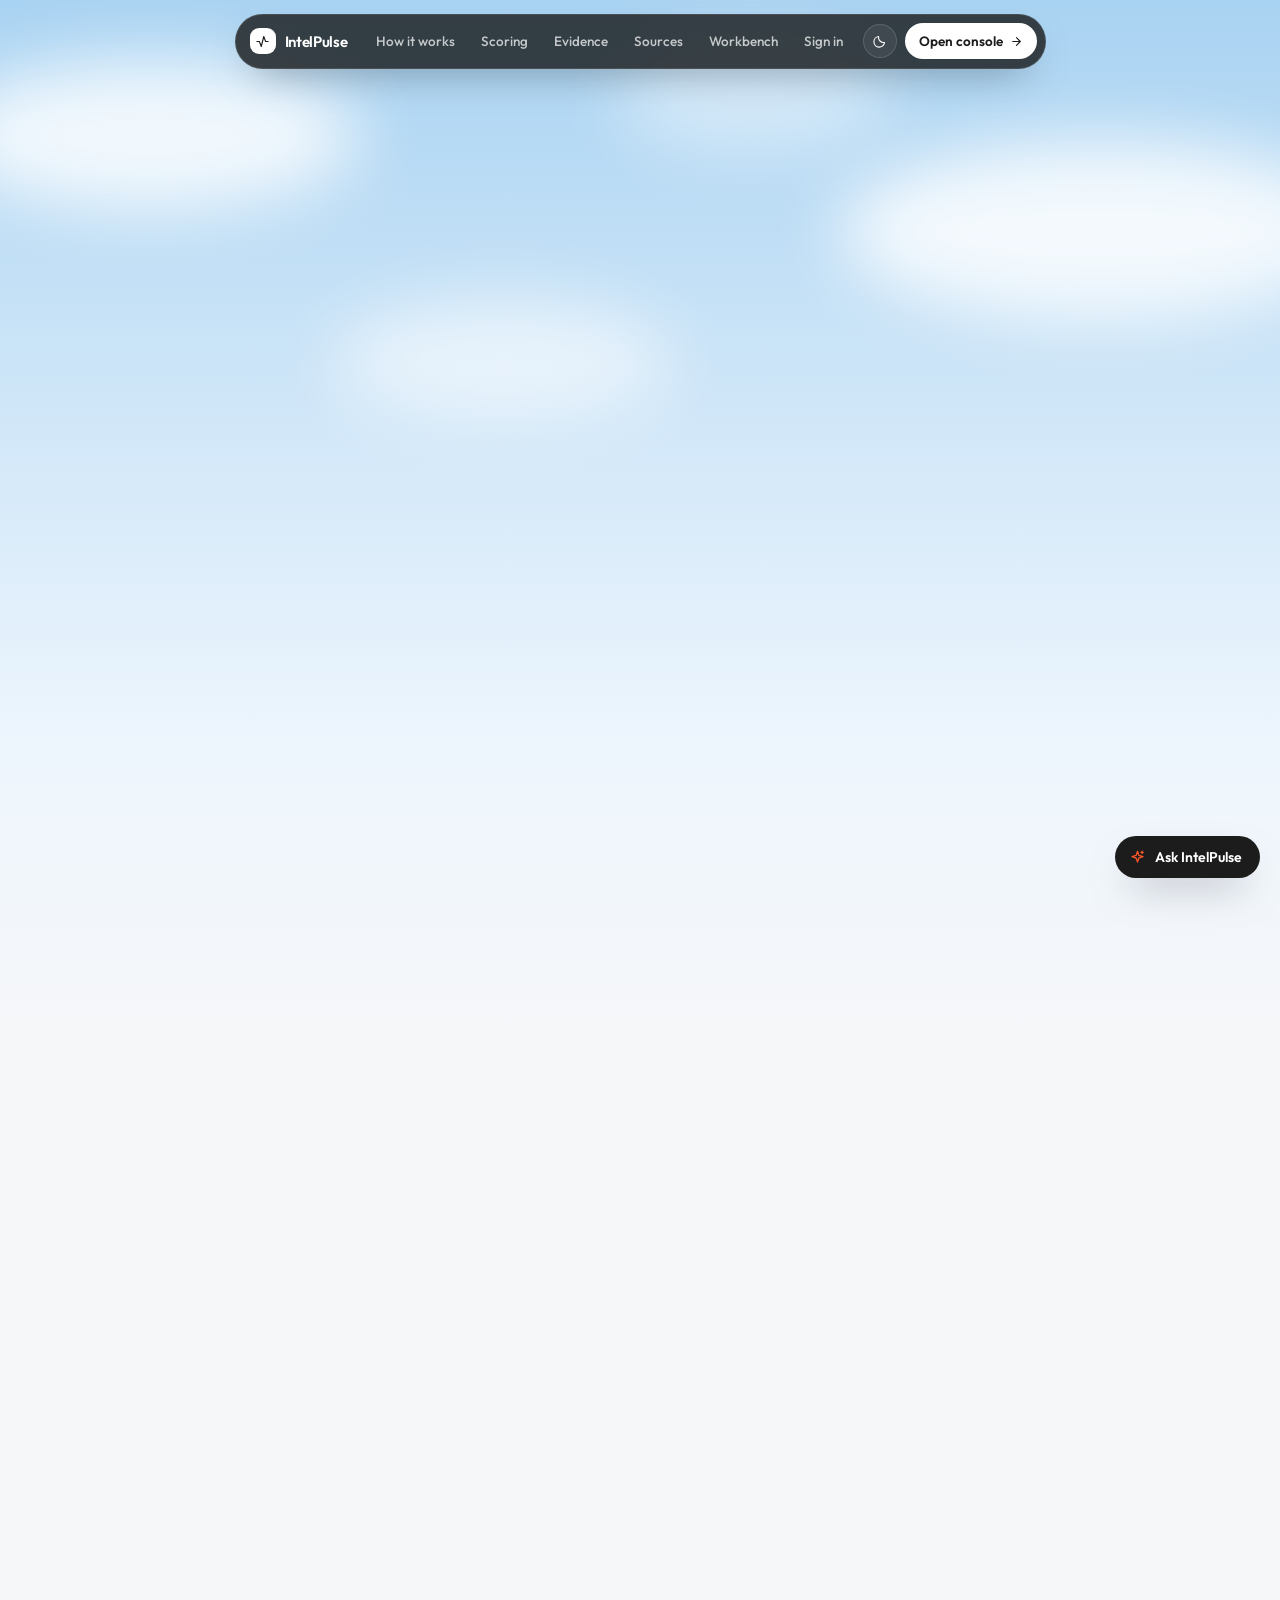
<file: index.html>
<!doctype html>
<html lang="en">
<head>
<meta charset="utf-8">
<meta name="viewport" content="width=device-width, initial-scale=1">
<title>IntelPulse · Threat Intelligence &amp; Triage Workbench</title>
<meta name="description" content="IntelPulse correlates SOC alerts against AbuseIPDB, AlienVault OTX, GreyNoise, ThreatFox, URLhaus and offline datasets in one pass, then writes the ticket.">
<meta http-equiv="refresh" content="0; url=web/">
<link rel="canonical" href="web/">
<style>
  :root { color-scheme: dark; }
  body { margin:0; min-height:100vh; display:grid; place-items:center; background:#080b12; color:#e6edf7;
         font-family: ui-sans-serif, system-ui, -apple-system, "Segoe UI", Roboto, sans-serif; text-align:center; padding:24px; }
  a { color:#4cc9f0; }
  code { font-family: ui-monospace, Menlo, Consolas, monospace; color:#9fb0cc; }
</style>
</head>
<body>
  <main>
    <h1 style="margin:0 0 8px">IntelPulse</h1>
    <p style="color:#9fb0cc;margin:0 0 18px">Loading IntelPulse…</p>
    <p><a href="web/">Open IntelPulse</a> ·
       <a href="web/#/console/workbench">Analyst workbench</a> ·
       <a href="web/#/console/campaigns">Campaign graph</a> ·
       <a href="https://github.com/vinitrami-Soc/intelpulse">Source &amp; docs</a></p>
    <p style="color:#6b7d9c;font-size:13px">If you are not redirected, it lives at <code>./web/</code>.</p>
  </main>
</body>
</html>
</file>
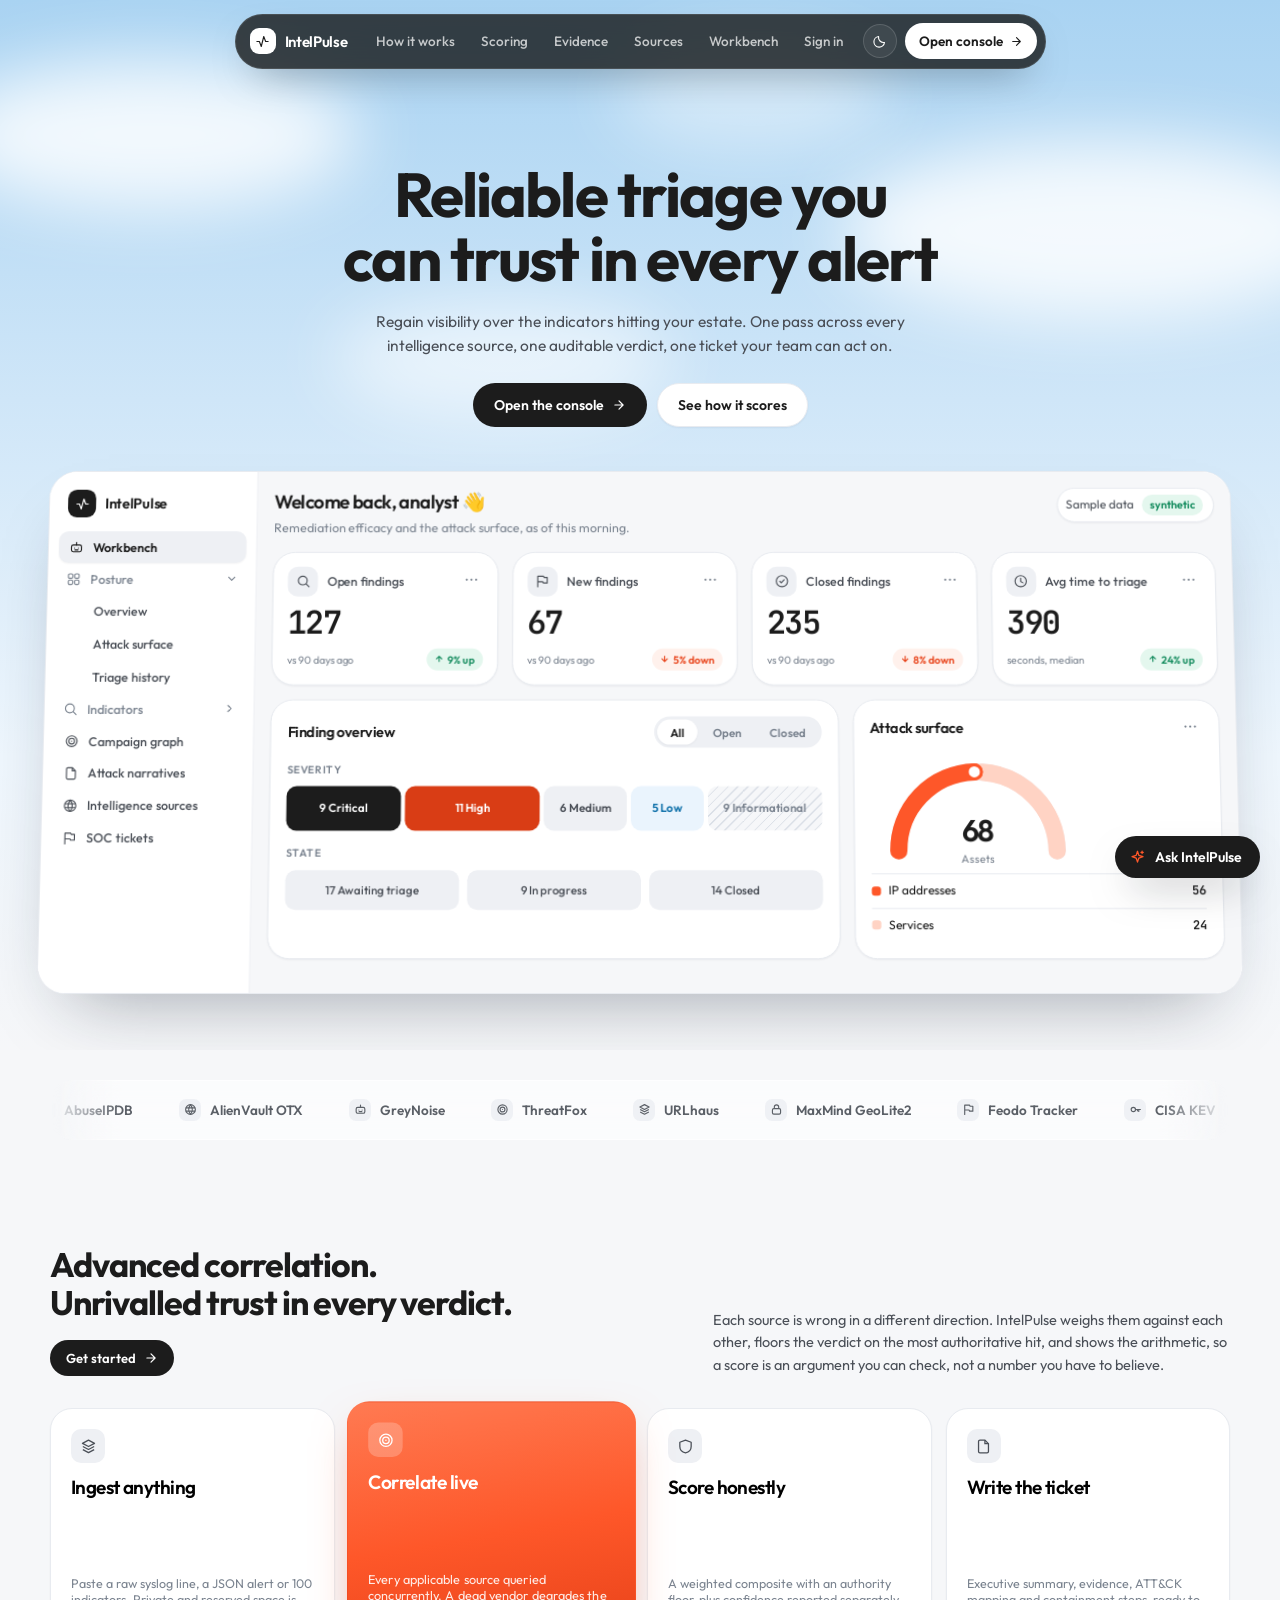
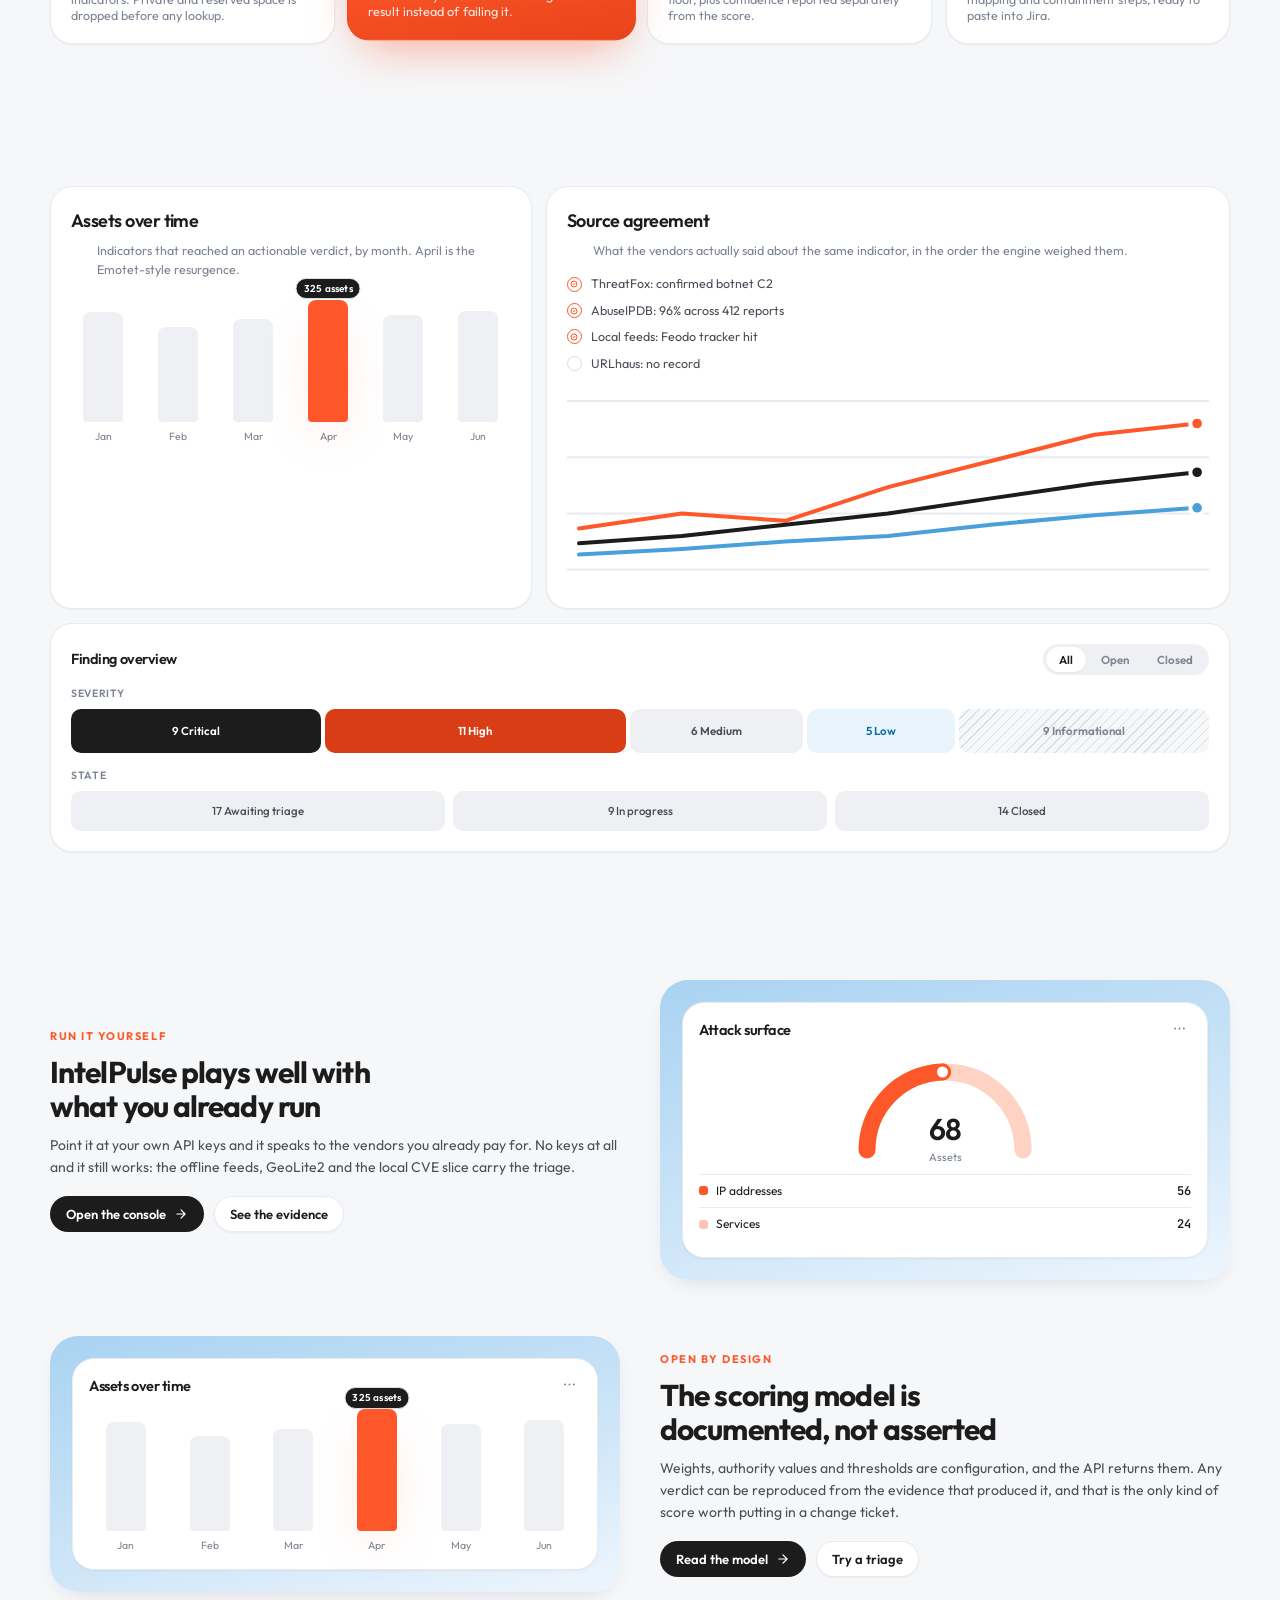
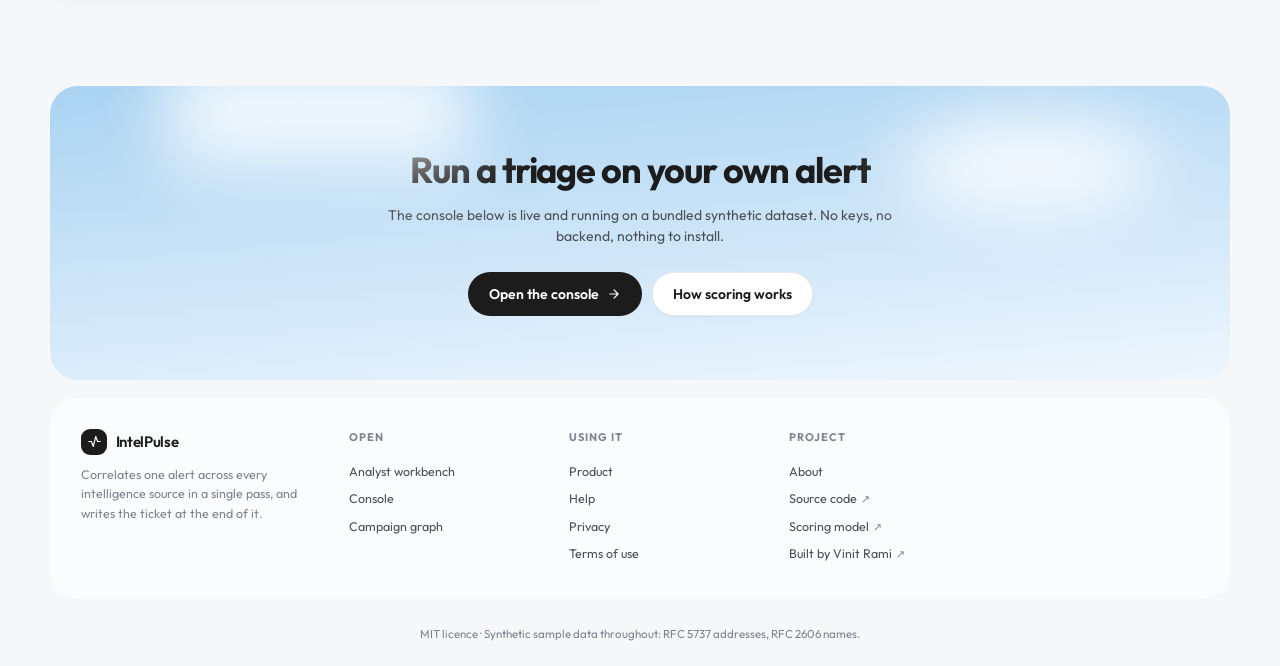
<file: web/index.html>
<!doctype html>
<html lang="en">
<head>
<meta charset="utf-8">
<meta name="viewport" content="width=device-width, initial-scale=1">
<title>IntelPulse · Unified Threat Intelligence &amp; Alert Correlation</title>
<meta name="description" content="One pass across every intelligence source, one auditable verdict, one SOC ticket. IntelPulse correlates the indicators in an alert against AbuseIPDB, AlienVault OTX, GreyNoise, ThreatFox, URLhaus and the offline feeds, and shows its arithmetic.">
<!-- the sky the site opens on; syncChrome() keeps it in step with theme and route -->
<meta name="theme-color" content="#a9d3f2">
<!-- A SOC tool renders attacker-controlled text (log lines, vendor responses).
     The CSP is the backstop behind output encoding: no inline script, no eval,
     scripts and fonts only from this origin. frame-ancestors cannot be set
     from a meta tag, so the server (and nginx.conf) send it as a header. -->
<meta http-equiv="Content-Security-Policy" content="
  default-src 'self';
  script-src 'self';
  style-src 'self' 'unsafe-inline';
  font-src 'self';
  img-src 'self' data:;
  connect-src 'self' https: http://localhost:* http://127.0.0.1:*;
  form-action 'none';
  base-uri 'none';
  object-src 'none'">
<meta name="referrer" content="no-referrer">
<meta property="og:title" content="IntelPulse · Unified Threat Intelligence &amp; Alert Correlation">
<meta property="og:description" content="One pass across every source, one auditable verdict, one ready-to-paste SOC ticket.">
<link rel="icon" href="data:image/svg+xml,<svg xmlns='http://www.w3.org/2000/svg' viewBox='0 0 100 100'><rect width='100' height='100' rx='24' fill='%23fe5729'/><path d='M14 52h16l8-22 12 44 9-30 7 8h20' fill='none' stroke='white' stroke-width='8' stroke-linecap='round' stroke-linejoin='round'/></svg>">
<link rel="preload" href="assets/fonts/outfit-latin-wght-normal.woff2" as="font" type="font/woff2" crossorigin>
<link rel="stylesheet" href="assets/fonts.css">
<link rel="stylesheet" href="assets/suite.css">
</head>
<body>

<!-- The console sidebar is ten entries deep; a keyboard visitor should not
     have to tab past it to reach the findings. -->
<a class="skip" id="skip" href="#page-home">Skip to the content</a>

<svg width="0" height="0" style="position:absolute" aria-hidden="true"><defs>
  <symbol id="i-pulse" viewBox="0 0 24 24"><path d="M3 12h4l3 8 4-16 3 8h4" stroke-linecap="round" stroke-linejoin="round"/></symbol>
  <symbol id="i-arrow" viewBox="0 0 24 24"><path d="M5 12h13M12 5l7 7-7 7" stroke-linecap="round" stroke-linejoin="round"/></symbol>
  <symbol id="i-chev" viewBox="0 0 24 24"><path d="M6 9l6 6 6-6" stroke-linecap="round" stroke-linejoin="round"/></symbol>
  <symbol id="i-up" viewBox="0 0 24 24"><path d="M12 19V5M5 12l7-7 7 7" stroke-linecap="round" stroke-linejoin="round"/></symbol>
  <symbol id="i-down" viewBox="0 0 24 24"><path d="M12 5v14M5 12l7 7 7-7" stroke-linecap="round" stroke-linejoin="round"/></symbol>
  <symbol id="i-sun" viewBox="0 0 24 24"><circle cx="12" cy="12" r="4.2"/><path d="M12 2v2.5M12 19.5V22M2 12h2.5M19.5 12H22M4.9 4.9l1.8 1.8M17.3 17.3l1.8 1.8M19.1 4.9l-1.8 1.8M6.7 17.3l-1.8 1.8" stroke-linecap="round"/></symbol>
  <symbol id="i-moon" viewBox="0 0 24 24"><path d="M20 13.5A8.2 8.2 0 0 1 10.5 4a8.5 8.5 0 1 0 9.5 9.5Z" stroke-linejoin="round"/></symbol>
  <symbol id="i-search" viewBox="0 0 24 24"><circle cx="11" cy="11" r="7"/><path d="M16.5 16.5 21 21" stroke-linecap="round"/></symbol>
  <symbol id="i-dots" viewBox="0 0 24 24"><circle cx="5" cy="12" r="1.6" fill="currentColor" stroke="none"/><circle cx="12" cy="12" r="1.6" fill="currentColor" stroke="none"/><circle cx="19" cy="12" r="1.6" fill="currentColor" stroke="none"/></symbol>
  <symbol id="i-doc" viewBox="0 0 24 24"><path d="M14 3H7a2 2 0 0 0-2 2v14a2 2 0 0 0 2 2h10a2 2 0 0 0 2-2V8Z"/><path d="M14 3v5h5"/></symbol>
  <symbol id="i-clock" viewBox="0 0 24 24"><circle cx="12" cy="12" r="9"/><path d="M12 7v5.5l3.5 2" stroke-linecap="round"/></symbol>
  <symbol id="i-check-circle" viewBox="0 0 24 24"><circle cx="12" cy="12" r="9"/><path d="M8.5 12.2 11 14.7l4.5-5" stroke-linecap="round" stroke-linejoin="round"/></symbol>
  <symbol id="i-grid" viewBox="0 0 24 24"><rect x="3.5" y="3.5" width="7" height="7" rx="2"/><rect x="13.5" y="3.5" width="7" height="7" rx="2"/><rect x="3.5" y="13.5" width="7" height="7" rx="2"/><rect x="13.5" y="13.5" width="7" height="7" rx="2"/></symbol>
  <symbol id="i-shield" viewBox="0 0 24 24"><path d="M12 3 20 6v6c0 4.5-3.2 7.9-8 9-4.8-1.1-8-4.5-8-9V6Z" stroke-linejoin="round"/></symbol>
  <symbol id="i-bot" viewBox="0 0 24 24"><rect x="4" y="8" width="16" height="11" rx="3"/><path d="M12 4v4M9 13h.01M15 13h.01M9.5 16h5" stroke-linecap="round"/></symbol>
  <symbol id="i-globe" viewBox="0 0 24 24"><circle cx="12" cy="12" r="9"/><path d="M3.5 9h17M3.5 15h17M12 3a15 15 0 0 1 0 18M12 3a15 15 0 0 0 0 18"/></symbol>
  <symbol id="i-lock" viewBox="0 0 24 24"><rect x="4.5" y="10.5" width="15" height="10" rx="2.5"/><path d="M8 10.5V7.5a4 4 0 0 1 8 0v3"/></symbol>
  <symbol id="i-layers" viewBox="0 0 24 24"><path d="m12 3 8.5 4.5L12 12 3.5 7.5 12 3Z" stroke-linejoin="round"/><path d="m4 12 8 4.2 8-4.2M4 16.4 12 20.6l8-4.2" stroke-linejoin="round"/></symbol>
  <symbol id="i-target" viewBox="0 0 24 24"><circle cx="12" cy="12" r="8.5"/><circle cx="12" cy="12" r="4.5"/><circle cx="12" cy="12" r="1" fill="currentColor" stroke="none"/></symbol>
  <symbol id="i-flag" viewBox="0 0 24 24"><path d="M5 21V4h9l1 2h5v9h-6l-1-2H5" stroke-linecap="round" stroke-linejoin="round"/></symbol>
  <symbol id="i-key" viewBox="0 0 24 24"><circle cx="8" cy="12" r="4"/><path d="M12 12h9M18 12v3.5M15.5 12v2.5" stroke-linecap="round"/></symbol>
  <symbol id="i-menu" viewBox="0 0 24 24"><path d="M4 7h16M4 12h16M4 17h16" stroke-linecap="round"/></symbol>
  <symbol id="i-close" viewBox="0 0 24 24"><path d="M6 6l12 12M18 6 6 18" stroke-linecap="round"/></symbol>
  <symbol id="i-spark" viewBox="0 0 24 24"><path d="M12 3.2 13.9 9l5.8 1.9-5.8 1.9L12 18.6l-1.9-5.8L4.3 10.9 10.1 9Z" stroke-linejoin="round"/><path d="M18.5 3v3.4M20.2 4.7h-3.4" stroke-linecap="round"/></symbol>
  <symbol id="i-sidebar" viewBox="0 0 24 24"><rect x="3.5" y="4.5" width="17" height="15" rx="2.5"/><path d="M9.5 4.5v15"/></symbol>
</defs></svg>

<div id="progress"></div>

<div class="nav-shell">
  <nav class="nav" id="nav" aria-label="Main">
    <a class="brand" href="#/home" data-route="home">
      <span class="mk"><svg><use href="#i-pulse"/></svg></span>
      <b translate="no">IntelPulse</b>
    </a>
    <div class="nav-links">
      <a href="#how">How it works</a>
      <a href="#scoring">Scoring</a>
      <a href="#evidence">Evidence</a>
      <a href="#sources">Sources</a>
      <a href="#/console/workbench">Workbench</a>
      <a href="#/signin" data-signin-link>Sign in</a>
    </div>
    <button class="icon-ghost" id="theme-btn" aria-label="Switch theme">
      <svg id="theme-icon"><use href="#i-moon"/></svg>
    </button>
    <button class="burger" id="burger" aria-label="Open the menu" aria-expanded="false" aria-controls="menu">
      <svg id="burger-icon"><use href="#i-menu"/></svg>
    </button>
    <button class="nav-cta" id="nav-cta" data-route="console">Open console <svg><use href="#i-arrow"/></svg></button>
  </nav>
</div>
<div class="menu-scrim" id="menu-scrim"></div>
<nav class="menu" id="menu" aria-label="Sections">
  <a href="#how" data-scroll="#how"><svg><use href="#i-layers"/></svg> How it works</a>
  <a href="#scoring" data-scroll="#scoring"><svg><use href="#i-target"/></svg> Scoring</a>
  <a href="#evidence" data-scroll="#evidence"><svg><use href="#i-doc"/></svg> Evidence</a>
  <a href="#sources" data-scroll="#sources"><svg><use href="#i-globe"/></svg> Sources</a>
  <hr>
  <a href="#/console/workbench"><svg><use href="#i-pulse"/></svg> Analyst workbench</a>
  <a href="#/console/campaigns"><svg><use href="#i-grid"/></svg> Campaign graph</a>
  <a href="#/signin" data-signin-link><svg><use href="#i-lock"/></svg> Sign in</a>
  <button class="menu-cta" id="menu-cta" data-route="console">Open console <svg><use href="#i-arrow"/></svg></button>
</nav>

<!-- ══════════════════════════════════════════════════════ LANDING ══ -->
<main id="page-home" class="route">
  <section class="sky">
    <span class="cloud c1" data-depth="0.20"></span>
    <span class="cloud c2" data-depth="0.34"></span>
    <span class="cloud c3" data-depth="0.14"></span>
    <span class="cloud c4" data-depth="0.26"></span>

    <div class="wrap hero">
      <h1 class="rise"><span>Reliable triage you</span><span>can trust in every alert</span></h1>
      <p class="lede rise">Regain visibility over the indicators hitting your estate. One pass across
        every intelligence source, one auditable verdict, one ticket your team can act on.</p>
      <div class="hero-cta rise">
        <button class="btn btn-dark" data-route="console">Open the console <svg><use href="#i-arrow"/></svg></button>
        <button class="btn btn-light" data-scroll="#how">See how it scores</button>
      </div>

      <div class="preview-wrap rise">
        <div class="preview" id="preview" aria-hidden="true">
         <div class="preview-scaler" id="preview-scaler" inert>
          <div class="console" data-preview="1">
            <aside class="side">
              <div class="side-logo"><span class="mk"><svg><use href="#i-pulse"/></svg></span><b translate="no">IntelPulse</b></div>
              <div id="side-nav-preview"></div>
            </aside>
            <div class="console-main" id="console-preview"></div>
          </div>
         </div>
        </div>
      </div>
    </div>
  </section>

  <div class="wrap strip rise" id="sources">
    <div class="inner" id="marquee" tabindex="0" role="group" aria-label="Intelligence sources, scrollable">
      <div class="mq-track">
<div class="mq-run">
        <span class="src"><i><svg><use href="#i-shield"/></svg></i> AbuseIPDB</span>
        <span class="src"><i><svg><use href="#i-globe"/></svg></i> AlienVault OTX</span>
        <span class="src"><i><svg><use href="#i-bot"/></svg></i> GreyNoise</span>
        <span class="src"><i><svg><use href="#i-target"/></svg></i> ThreatFox</span>
        <span class="src"><i><svg><use href="#i-layers"/></svg></i> URLhaus</span>
        <span class="src"><i><svg><use href="#i-lock"/></svg></i> MaxMind GeoLite2</span>
        <span class="src"><i><svg><use href="#i-flag"/></svg></i> Feodo Tracker</span>
        <span class="src"><i><svg><use href="#i-key"/></svg></i> CISA KEV</span>
        <span class="src"><i><svg><use href="#i-doc"/></svg></i> NVD slice</span>
        <span class="src"><i><svg><use href="#i-grid"/></svg></i> FireHOL</span>
      </div>
      <div class="mq-run" aria-hidden="true">
        <span class="src"><i><svg><use href="#i-shield"/></svg></i> AbuseIPDB</span>
        <span class="src"><i><svg><use href="#i-globe"/></svg></i> AlienVault OTX</span>
        <span class="src"><i><svg><use href="#i-bot"/></svg></i> GreyNoise</span>
        <span class="src"><i><svg><use href="#i-target"/></svg></i> ThreatFox</span>
        <span class="src"><i><svg><use href="#i-layers"/></svg></i> URLhaus</span>
        <span class="src"><i><svg><use href="#i-lock"/></svg></i> MaxMind GeoLite2</span>
        <span class="src"><i><svg><use href="#i-flag"/></svg></i> Feodo Tracker</span>
        <span class="src"><i><svg><use href="#i-key"/></svg></i> CISA KEV</span>
        <span class="src"><i><svg><use href="#i-doc"/></svg></i> NVD slice</span>
        <span class="src"><i><svg><use href="#i-grid"/></svg></i> FireHOL</span>
      </div>
      <div class="mq-run" aria-hidden="true">
        <span class="src"><i><svg><use href="#i-shield"/></svg></i> AbuseIPDB</span>
        <span class="src"><i><svg><use href="#i-globe"/></svg></i> AlienVault OTX</span>
        <span class="src"><i><svg><use href="#i-bot"/></svg></i> GreyNoise</span>
        <span class="src"><i><svg><use href="#i-target"/></svg></i> ThreatFox</span>
        <span class="src"><i><svg><use href="#i-layers"/></svg></i> URLhaus</span>
        <span class="src"><i><svg><use href="#i-lock"/></svg></i> MaxMind GeoLite2</span>
        <span class="src"><i><svg><use href="#i-flag"/></svg></i> Feodo Tracker</span>
        <span class="src"><i><svg><use href="#i-key"/></svg></i> CISA KEV</span>
        <span class="src"><i><svg><use href="#i-doc"/></svg></i> NVD slice</span>
        <span class="src"><i><svg><use href="#i-grid"/></svg></i> FireHOL</span>
      </div>
      </div>
    </div>
  </div>

  <section class="wrap sec" id="how">
    <div class="sec-head">
      <div class="rise">
        <h2>Advanced correlation.<br>Unrivalled trust in every verdict.</h2>
        <button class="btn btn-dark btn-sm" style="margin-top:18px" data-route="console">Get started <svg><use href="#i-arrow"/></svg></button>
      </div>
      <p class="rise">Each source is wrong in a different direction. IntelPulse weighs them against each
        other, floors the verdict on the most authoritative hit, and shows the arithmetic, so a score is
        an argument you can check, not a number you have to believe.</p>
    </div>

    <div class="feature-grid" id="features">
      <button class="feature rise" aria-pressed="false" data-feature="ingest">
        <span class="ic"><svg><use href="#i-layers"/></svg></span>
        <h3>Ingest anything</h3>
        <p>Paste a raw syslog line, a JSON alert or 100 indicators. Private and reserved space is dropped before any lookup.</p>
      </button>
      <button class="feature rise" aria-pressed="true" data-feature="correlate">
        <span class="ic"><svg><use href="#i-target"/></svg></span>
        <h3>Correlate live</h3>
        <p>Every applicable source queried concurrently. A dead vendor degrades the result instead of failing it.</p>
      </button>
      <button class="feature rise" aria-pressed="false" data-feature="score">
        <span class="ic"><svg><use href="#i-shield"/></svg></span>
        <h3>Score honestly</h3>
        <p>A weighted composite with an authority floor, plus confidence reported separately from the score.</p>
      </button>
      <button class="feature rise" aria-pressed="false" data-feature="report">
        <span class="ic"><svg><use href="#i-doc"/></svg></span>
        <h3>Write the ticket</h3>
        <p>Executive summary, evidence, ATT&amp;CK mapping and containment steps, ready to paste into Jira.</p>
      </button>
    </div>
  </section>

  <section class="wrap sec" id="evidence" style="padding-top:0">
    <div class="sec-title-c rise"><h2>Fortifying the triage queue</h2></div>
    <div class="bento">
      <div class="card hoverable rise" style="padding:20px">
        <h3>Assets over time</h3>
        <p class="sub">Indicators that reached an actionable verdict, by month. April is the Emotet-style resurgence.</p>
        <div class="chart-box" style="padding:14px 0 0" id="bento-bars"></div>
      </div>
      <div class="card hoverable rise" style="padding:20px">
        <h3>Source agreement</h3>
        <p class="sub">What the vendors actually said about the same indicator, in the order the engine weighed them.</p>
        <div class="tick-list" id="agreement">
          <span class="on"><i><svg><use href="#i-check-circle"/></svg></i> ThreatFox: confirmed botnet C2</span>
          <span class="on"><i><svg><use href="#i-check-circle"/></svg></i> AbuseIPDB: 96% across 412 reports</span>
          <span class="on"><i><svg><use href="#i-check-circle"/></svg></i> Local feeds: Feodo tracker hit</span>
          <span><i><svg><use href="#i-check-circle"/></svg></i> URLhaus: no record</span>
        </div>
        <div id="bento-line" style="margin-top:16px"></div>
      </div>
    </div>

    <div class="card rise" style="margin-top:14px;padding:20px">
      <div class="panel-head" style="margin-bottom:10px">
        <h4>Finding overview</h4>
        <div class="seg" role="group" aria-label="Filter findings">
          <button data-filter="all" aria-pressed="true">All</button>
          <button data-filter="open" aria-pressed="false">Open</button>
          <button data-filter="close" aria-pressed="false">Closed</button>
        </div>
      </div>
      <div class="label-xs">Severity</div>
      <div class="sev" id="sev-landing"></div>
      <div class="label-xs" style="margin-top:14px">State</div>
      <div class="state-row" id="state-landing"></div>
    </div>
  </section>

  <section class="wrap sec" id="scoring">
    <div class="show-row">
      <div class="rise">
        <div class="eyebrow">Run it yourself</div>
        <h3>IntelPulse plays well with what you already run</h3>
        <p>Point it at your own API keys and it speaks to the vendors you already pay for. No keys at all and
          it still works: the offline feeds, GeoLite2 and the local CVE slice carry the triage.</p>
        <div class="btns">
          <button class="btn btn-dark btn-sm" data-route="console">Open the console <svg><use href="#i-arrow"/></svg></button>
          <button class="btn btn-light btn-sm" data-scroll="#evidence">See the evidence</button>
        </div>
      </div>
      <div class="sky-card rise">
        <div class="inner">
          <div class="panel-head" style="margin-bottom:6px"><h4>Attack surface</h4>
            <button class="kpi-more" aria-label="Panel options"><svg style="width:15px;height:15px;stroke:currentColor;fill:none"><use href="#i-dots"/></svg></button>
          </div>
          <div class="gauge-wrap" id="gauge-landing"></div>
          <div class="legend-row"><i style="background:var(--flame)"></i> IP addresses <span class="n">56</span></div>
          <div class="legend-row"><i style="background:#ffc4b1"></i> Services <span class="n">24</span></div>
        </div>
      </div>
    </div>

    <div class="show-row">
      <div class="sky-card rise" style="order:-1">
        <div class="inner">
          <div class="panel-head" style="margin-bottom:6px"><h4>Assets over time</h4>
            <button class="kpi-more" aria-label="Panel options"><svg style="width:15px;height:15px;stroke:currentColor;fill:none"><use href="#i-dots"/></svg></button>
          </div>
          <div id="bars-showcase"></div>
        </div>
      </div>
      <div class="rise">
        <div class="eyebrow">Open by design</div>
        <h3>The scoring model is documented, not asserted</h3>
        <p>Weights, authority values and thresholds are configuration, and the API returns them. Any verdict
          can be reproduced from the evidence that produced it, and that is the only kind of score worth
          putting in a change ticket.</p>
        <div class="btns">
          <button class="btn btn-dark btn-sm" data-scroll="#how">Read the model <svg><use href="#i-arrow"/></svg></button>
          <button class="btn btn-light btn-sm" data-route="console">Try a triage</button>
        </div>
      </div>
    </div>
  </section>

  <div class="wrap">
    <section class="cta-band rise">
      <span class="cloud c1" style="top:-30px;left:10%;width:300px;height:110px" data-depth="0.1"></span>
      <span class="cloud c2" style="top:30px;right:6%;width:260px;height:100px" data-depth="0.16"></span>
      <h2>Run a triage on your own alert</h2>
      <p>The console below is live and running on a bundled synthetic dataset. No keys, no backend, nothing
        to install.</p>
      <div class="hero-cta">
        <button class="btn btn-dark" data-route="console">Open the console <svg><use href="#i-arrow"/></svg></button>
        <button class="btn btn-light" data-scroll="#how">How scoring works</button>
      </div>
    </section>

    <!-- Essential only. This footer used to carry nineteen links to seven
         places — nine of them to the same #sources anchor, four of those
         named after vendors so they read as external links — plus a "Notify
         me" form that told visitors they were subscribed with no backend to
         subscribe them to. In-page sections belong to the header; the footer
         now holds the three views, the code, and who made it. -->
    <footer class="foot rise">
      <div class="about">
        <div class="brand" style="padding:0"><span class="mk" style="background:var(--ink)"><svg style="stroke:var(--paper)"><use href="#i-pulse"/></svg></span>
          <b style="color:var(--ink)" translate="no">IntelPulse</b></div>
        <p>Correlates one alert across every intelligence source in a single pass, and writes the
          ticket at the end of it.</p>
      </div>
      <nav aria-label="Open IntelPulse">
        <h3>Open</h3>
        <a href="#/console/workbench">Analyst workbench</a>
        <a href="#/console" data-route="console">Console</a>
        <a href="#/console/campaigns">Campaign graph</a>
      </nav>
      <nav aria-label="Using IntelPulse">
        <h3>Using it</h3>
        <a href="product.html">Product</a>
        <a href="help.html">Help</a>
        <a href="privacy.html">Privacy</a>
        <a href="terms.html">Terms of use</a>
      </nav>
      <nav aria-label="About the project">
        <h3>Project</h3>
        <a href="about.html">About</a>
        <a href="https://github.com/vinitrami-Soc/intelpulse"
           target="_blank" rel="noopener noreferrer">Source code<span class="ext" aria-hidden="true">↗</span><span class="sr-only"> (opens GitHub in a new tab)</span></a>
        <a href="https://github.com/vinitrami-Soc/intelpulse/blob/main/docs/SCORING.md"
           target="_blank" rel="noopener noreferrer">Scoring model<span class="ext" aria-hidden="true">↗</span><span class="sr-only"> (opens GitHub in a new tab)</span></a>
        <a href="https://vinitrami-soc.github.io/"
           target="_blank" rel="noopener noreferrer">Built by Vinit Rami<span class="ext" aria-hidden="true">↗</span><span class="sr-only"> (opens in a new tab)</span></a>
      </nav>
    </footer>
    <p class="copyright">MIT licence · Synthetic sample data throughout: RFC 5737 addresses, RFC 2606 names.</p>
  </div>
</main>

<!-- ══════════════════════════════════════════════════════ CONSOLE ══ -->
<main id="page-console" class="wrap page-console" hidden>
  <div class="console" id="console-full">
    <div class="drawer-scrim" id="drawer-scrim"></div>
    <aside class="side" id="console-side">
      <div class="side-logo">
        <span class="mk"><svg><use href="#i-pulse"/></svg></span><b translate="no">IntelPulse</b>
      </div>
      <button class="round-btn side-close" id="side-close" aria-label="Close the menu"><svg><use href="#i-close"/></svg></button>
      <div id="side-nav-full"></div>
    </aside>
    <div class="console-main" id="console-body"></div>
  </div>
</main>

<!-- ══════════════════════════════════════════════ SIGN IN · SET UP ══ -->
<!-- Server mode only (assets/data.js): the forms that get a person into the console. -->
<main id="page-account" class="wrap page-account" hidden>
  <div id="account-root"></div>
  <p class="account-links"><a href="help.html">Help</a> <span aria-hidden="true">·</span> <a href="privacy.html">Privacy</a>
    <span aria-hidden="true">·</span> <a href="terms.html">Terms</a></p>
</main>

<button class="to-top" id="to-top" aria-label="Back to top"><svg><use href="#i-up"/></svg></button>

<button class="ai-fab" id="ai-fab" aria-expanded="false" aria-controls="ai-panel">
  <svg class="spark"><use href="#i-spark"/></svg><span>Ask IntelPulse</span>
</button>
<div class="ai-scrim" id="ai-scrim"></div>
<section class="ai" id="ai-panel" aria-label="IntelPulse assistant" aria-hidden="true">
  <header class="ai-head">
    <span class="ai-mark" aria-hidden="true"><svg><use href="#i-spark"/></svg></span>
    <div>
      <b>IntelPulse assistant</b>
      <small>Answers from this project's docs and the loaded sample data</small>
    </div>
    <button class="round-btn" id="ai-close" aria-label="Close the assistant"><svg><use href="#i-close"/></svg></button>
  </header>
  <div class="ai-log" id="ai-log" role="log" aria-live="polite" aria-label="Conversation"></div>
  <div class="ai-chips" id="ai-chips" role="group" aria-label="Suggested questions"></div>
  <form class="ai-form" id="ai-form" novalidate>
    <input id="ai-input" name="question" autocomplete="off" spellcheck="false"
           aria-label="Ask a question" placeholder="Ask about scoring, sources, this data…">
    <button type="submit">Ask</button>
  </form>
  <p class="ai-note">Runs entirely in your browser. It reads this project's documentation and the
    dataset already on the page. No model is called and nothing leaves this tab.</p>
</section>

<div class="toast" id="toast" role="status" aria-live="polite"></div>

<!-- the workbench and campaign graph views: the scoring engine, its charts
     and the synthetic dataset, then the two panes built on them -->
<script src="assets/engine.js" defer></script>
<script src="assets/charts.js" defer></script>
<script src="assets/demo-data.js" defer></script>
<script src="assets/data.js" defer></script>
<script src="assets/account.js" defer></script>
<script src="assets/report.js" defer></script>
<script src="assets/console-panes.js" defer></script>
<!-- the findings model before suite.js: it derives the severity bar and the
     state row from it, and its arithmetic is unit-tested in Node -->
<script src="assets/console-model.js" defer></script>
<!-- the server's views: after the panes and the model, which they draw with -->
<script src="assets/console-server.js" defer></script>
<script src="assets/console-admin.js" defer></script>
<script src="assets/suite.js" defer></script>
</body>
</html>
</file>
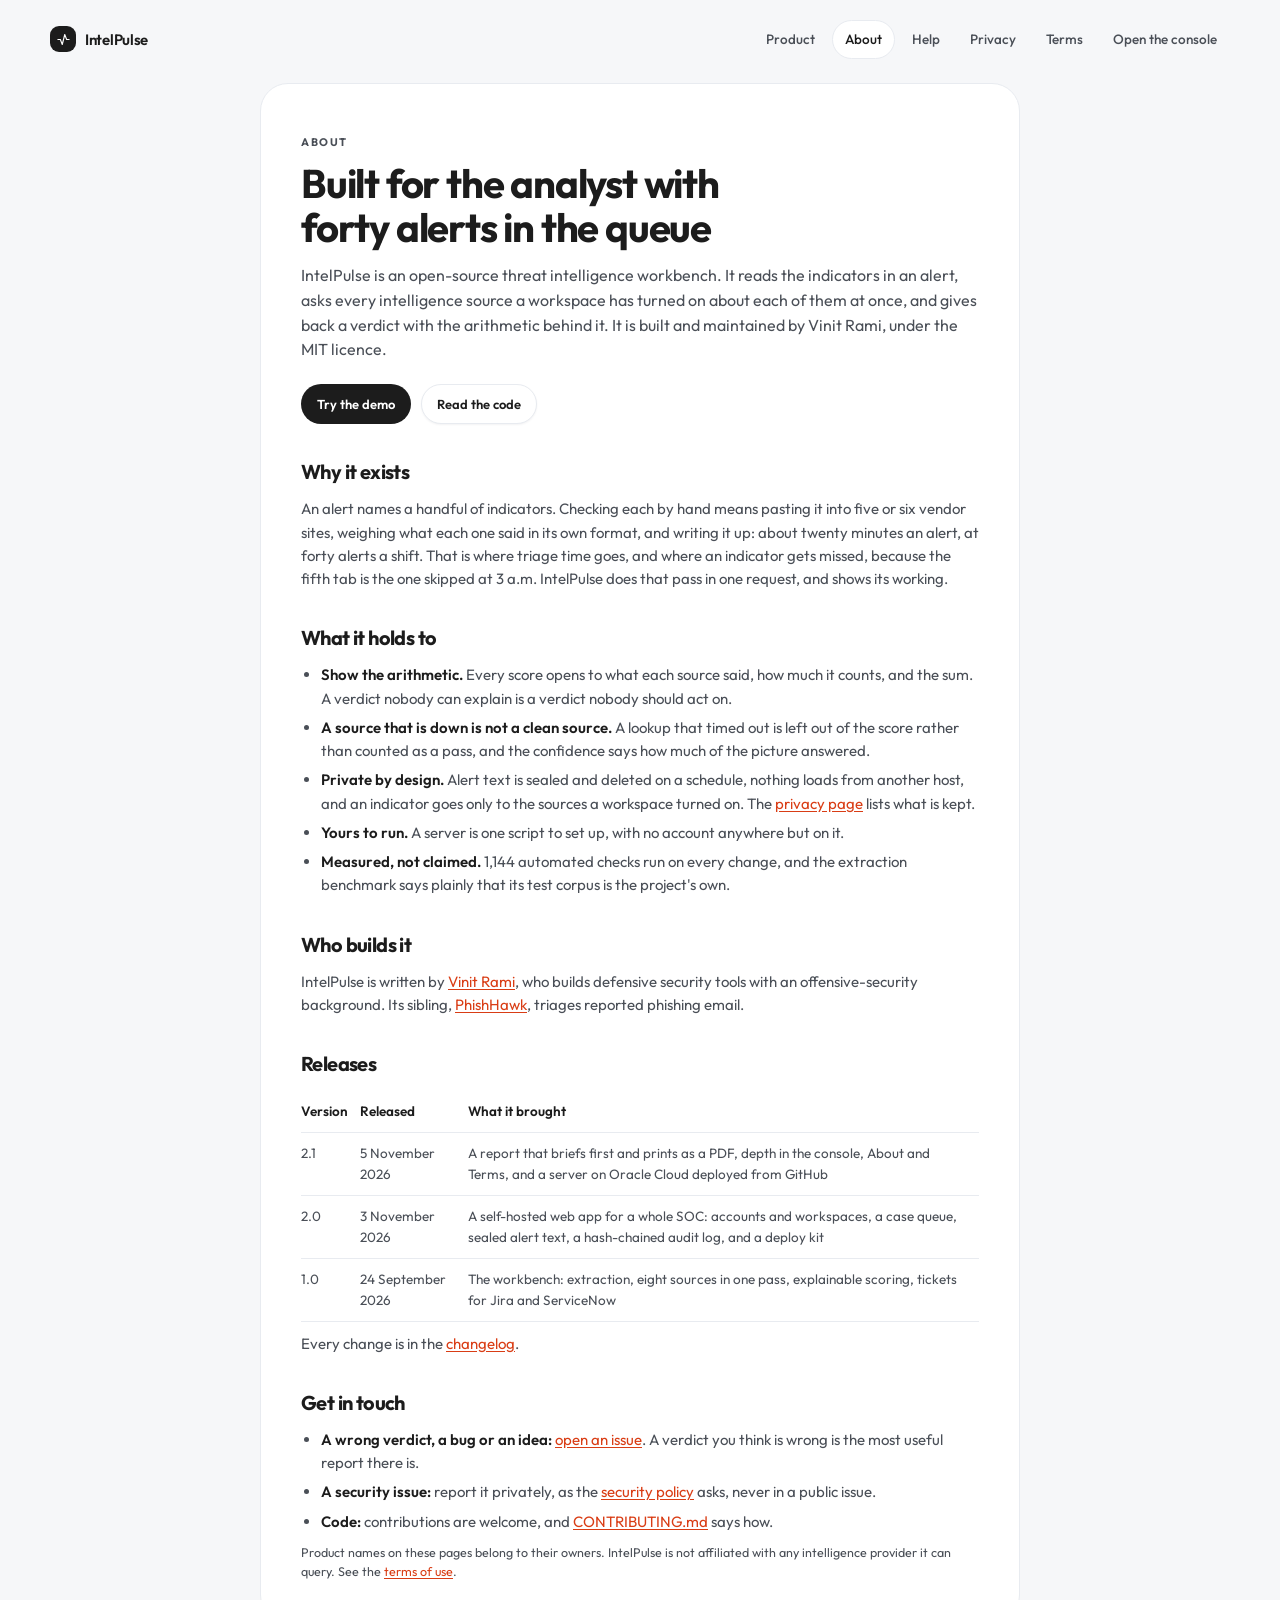
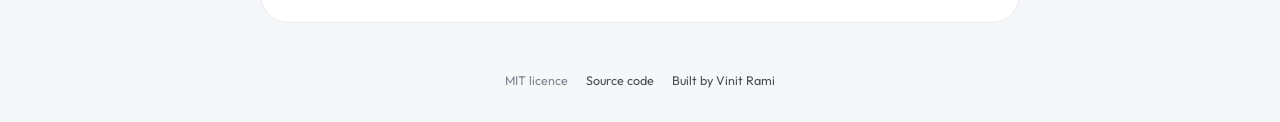
<file: web/about.html>
<!doctype html>
<html lang="en">
<head>
<meta charset="utf-8">
<meta name="viewport" content="width=device-width, initial-scale=1">
<title>About · IntelPulse</title>
<meta name="description" content="Why IntelPulse exists, what it holds to (show the arithmetic, private by design, yours to run), who builds it, its releases, and how to report a wrong verdict, a bug or a security issue.">
<meta name="theme-color" content="#f6f7f9">
<!-- A plain document: no script but assets/pages.js (the visitor's theme), nothing fetched. -->
<meta http-equiv="Content-Security-Policy" content="default-src 'self'; script-src 'self'; style-src 'self'; font-src 'self'; img-src 'self' data:; connect-src 'none'; form-action 'none'; base-uri 'none'; object-src 'none'">
<meta name="referrer" content="no-referrer">
<meta property="og:title" content="About · IntelPulse">
<meta property="og:description" content="Why IntelPulse exists, what it holds to (show the arithmetic, private by design, yours to run), who builds it, its releases, and how to report a wrong verdict, a bug or a security issue.">
<link rel="icon" href="data:image/svg+xml,<svg xmlns='http://www.w3.org/2000/svg' viewBox='0 0 100 100'><rect width='100' height='100' rx='24' fill='%23fe5729'/><path d='M14 52h16l8-22 12 44 9-30 7 8h20' fill='none' stroke='white' stroke-width='8' stroke-linecap='round' stroke-linejoin='round'/></svg>">
<link rel="preload" href="assets/fonts/outfit-latin-wght-normal.woff2" as="font" type="font/woff2" crossorigin>
<link rel="stylesheet" href="assets/fonts.css">
<link rel="stylesheet" href="assets/suite.css">
<script src="assets/pages.js"></script>
</head>
<body>
<a class="skip" href="#doc">Skip to the content</a>
<header class="wrap doc-top">
  <a class="brand" href="index.html">
    <span class="mk"><svg viewBox="0 0 24 24" aria-hidden="true"><path d="M3 12h4l3 8 4-16 3 8h4" stroke-linecap="round" stroke-linejoin="round"/></svg></span>
    <b translate="no">IntelPulse</b>
  </a>
  <nav class="doc-nav" aria-label="About IntelPulse">
    <a href="product.html">Product</a>
    <a href="about.html" aria-current="page">About</a>
    <a href="help.html">Help</a>
    <a href="privacy.html">Privacy</a>
    <a href="terms.html">Terms</a>
    <a href="index.html#/console">Open the console</a>
  </nav>
</header>
<main id="doc" class="wrap doc" tabindex="-1">
<article class="doc-body">
<p class="eyebrow">About</p>
<h1>Built for the analyst with forty alerts in the queue</h1>
<p class="lede">IntelPulse is an open-source threat intelligence workbench. It reads the indicators in an alert,
  asks every intelligence source a workspace has turned on about each of them at once, and gives back a verdict
  with the arithmetic behind it. It is built and maintained by Vinit Rami, under the MIT licence.</p>
<div class="doc-cta">
  <a class="btn btn-dark btn-sm" href="index.html#/console/workbench">Try the demo</a>
  <a class="btn btn-light btn-sm" href="https://github.com/vinitrami-Soc/intelpulse" target="_blank" rel="noopener noreferrer">Read the code<span class="sr-only"> (opens GitHub in a new tab)</span></a>
</div>

<h2>Why it exists</h2>
<p>An alert names a handful of indicators. Checking each by hand means pasting it into five or six vendor sites,
  weighing what each one said in its own format, and writing it up: about twenty minutes an alert, at forty alerts
  a shift. That is where triage time goes, and where an indicator gets missed, because the fifth tab is the one
  skipped at 3 a.m. IntelPulse does that pass in one request, and shows its working.</p>

<h2>What it holds to</h2>
<ul>
  <li><strong>Show the arithmetic.</strong> Every score opens to what each source said, how much it counts, and
    the sum. A verdict nobody can explain is a verdict nobody should act on.</li>
  <li><strong>A source that is down is not a clean source.</strong> A lookup that timed out is left out of the
    score rather than counted as a pass, and the confidence says how much of the picture answered.</li>
  <li><strong>Private by design.</strong> Alert text is sealed and deleted on a schedule, nothing loads from
    another host, and an indicator goes only to the sources a workspace turned on. The
    <a href="privacy.html">privacy page</a> lists what is kept.</li>
  <li><strong>Yours to run.</strong> A server is one script to set up, with no account anywhere but on it.</li>
  <li><strong>Measured, not claimed.</strong> 1,144 automated checks run on every change, and the extraction
    benchmark says plainly that its test corpus is the project's own.</li>
</ul>

<h2>Who builds it</h2>
<p>IntelPulse is written by <a href="https://vinitrami-soc.github.io/" target="_blank" rel="noopener noreferrer">Vinit
  Rami<span class="sr-only"> (opens in a new tab)</span></a>, who builds defensive security tools with an
  offensive-security background. Its sibling, <a href="https://github.com/vinitrami-Soc/phishhawk" target="_blank"
  rel="noopener noreferrer">PhishHawk<span class="sr-only"> (opens GitHub in a new tab)</span></a>, triages reported phishing email.</p>

<h2>Releases</h2>
<div class="table-wrap">
<table class="doc-table">
  <thead><tr><th scope="col">Version</th><th scope="col">Released</th><th scope="col">What it brought</th></tr></thead>
  <tbody>
    <tr><td data-label="Version">2.1</td><td data-label="Released">5 November 2026</td>
      <td data-label="What it brought">A report that briefs first and prints as a PDF, depth in the console,
        About and Terms, and a server on Oracle Cloud deployed from GitHub</td></tr>
    <tr><td data-label="Version">2.0</td><td data-label="Released">3 November 2026</td>
      <td data-label="What it brought">A self-hosted web app for a whole SOC: accounts and workspaces, a case queue,
        sealed alert text, a hash-chained audit log, and a deploy kit</td></tr>
    <tr><td data-label="Version">1.0</td><td data-label="Released">24 September 2026</td>
      <td data-label="What it brought">The workbench: extraction, eight sources in one pass, explainable scoring,
        tickets for Jira and ServiceNow</td></tr>
  </tbody>
</table>
</div>
<p>Every change is in the <a href="https://github.com/vinitrami-Soc/intelpulse/blob/main/CHANGELOG.md" target="_blank"
  rel="noopener noreferrer">changelog<span class="sr-only"> (opens GitHub in a new tab)</span></a>.</p>

<h2>Get in touch</h2>
<ul>
  <li><strong>A wrong verdict, a bug or an idea:</strong> <a href="https://github.com/vinitrami-Soc/intelpulse/issues" target="_blank"
    rel="noopener noreferrer">open an issue<span class="sr-only"> (opens GitHub in a new tab)</span></a>. A verdict you think is wrong is the most useful report
    there is.</li>
  <li><strong>A security issue:</strong> report it privately, as the <a href="https://github.com/vinitrami-Soc/intelpulse/blob/main/SECURITY.md"
    target="_blank" rel="noopener noreferrer">security policy<span class="sr-only"> (opens GitHub in a new tab)</span></a> asks, never in a public issue.</li>
  <li><strong>Code:</strong> contributions are welcome, and <a href="https://github.com/vinitrami-Soc/intelpulse/blob/main/CONTRIBUTING.md"
    target="_blank" rel="noopener noreferrer">CONTRIBUTING.md<span class="sr-only"> (opens GitHub in a new tab)</span></a> says how.</li>
</ul>
<p class="doc-meta">Product names on these pages belong to their owners. IntelPulse is not affiliated with any
  intelligence provider it can query. See the <a href="terms.html">terms of use</a>.</p>
</article>
</main>
<footer class="wrap doc-foot">
  <span>MIT licence</span>
  <a href="https://github.com/vinitrami-Soc/intelpulse" target="_blank" rel="noopener noreferrer">Source code<span class="sr-only"> (opens GitHub in a new tab)</span></a>
  <a href="https://vinitrami-soc.github.io/" target="_blank" rel="noopener noreferrer">Built by Vinit Rami<span class="sr-only"> (opens in a new tab)</span></a>
</footer>
</body>
</html>
</file>
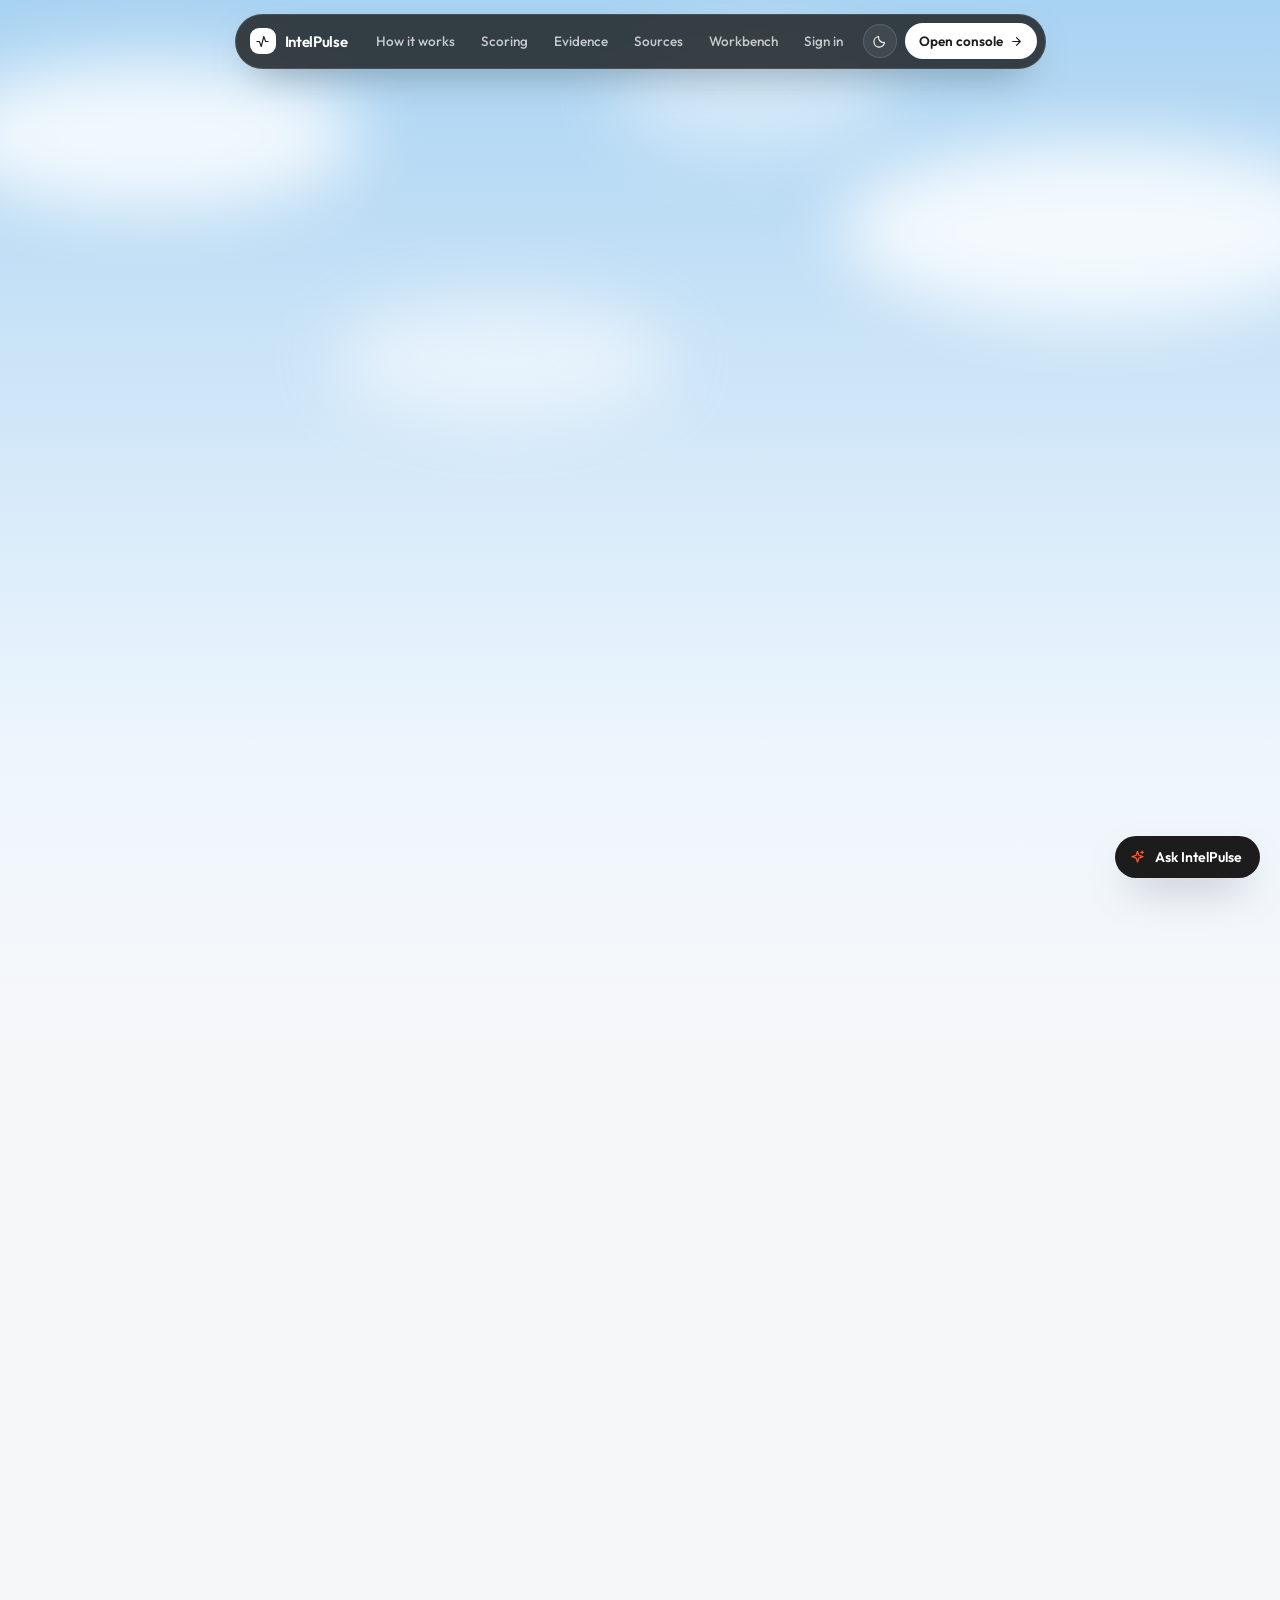
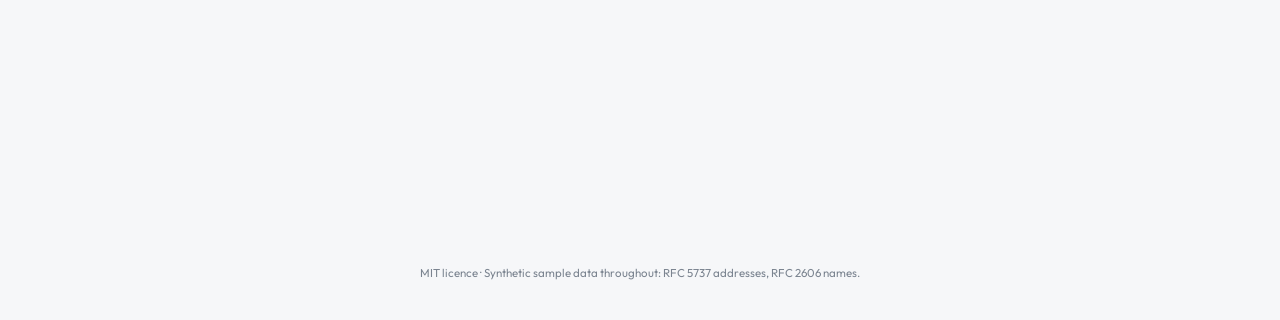
<file: web/explorer.html>
<!doctype html>
<html lang="en">
<head>
<meta charset="utf-8">
<meta name="viewport" content="width=device-width, initial-scale=1">
<title>Campaign graph · IntelPulse</title>
<!-- This page moved into the console on index.html. The stub keeps old links
     and bookmarks working: the refresh needs no script, and the link below is
     there for anything that does not follow a refresh. -->
<meta http-equiv="Content-Security-Policy" content="default-src 'none'; img-src data:; base-uri 'none'; form-action 'none'">
<meta name="robots" content="noindex">
<meta name="referrer" content="no-referrer">
<meta http-equiv="refresh" content="0; url=index.html#/console/campaigns">
<link rel="canonical" href="index.html#/console/campaigns">
<link rel="icon" href="data:image/svg+xml,<svg xmlns='http://www.w3.org/2000/svg' viewBox='0 0 100 100'><rect width='100' height='100' rx='24' fill='%23fe5729'/><path d='M14 52h16l8-22 12 44 9-30 7 8h20' fill='none' stroke='white' stroke-width='8' stroke-linecap='round' stroke-linejoin='round'/></svg>">
</head>
<body>
<main>
<h1>The campaign graph is part of the console now</h1>
<p><a href="index.html#/console/campaigns">Open the campaign graph</a></p>
</main>
</body>
</html>
</file>
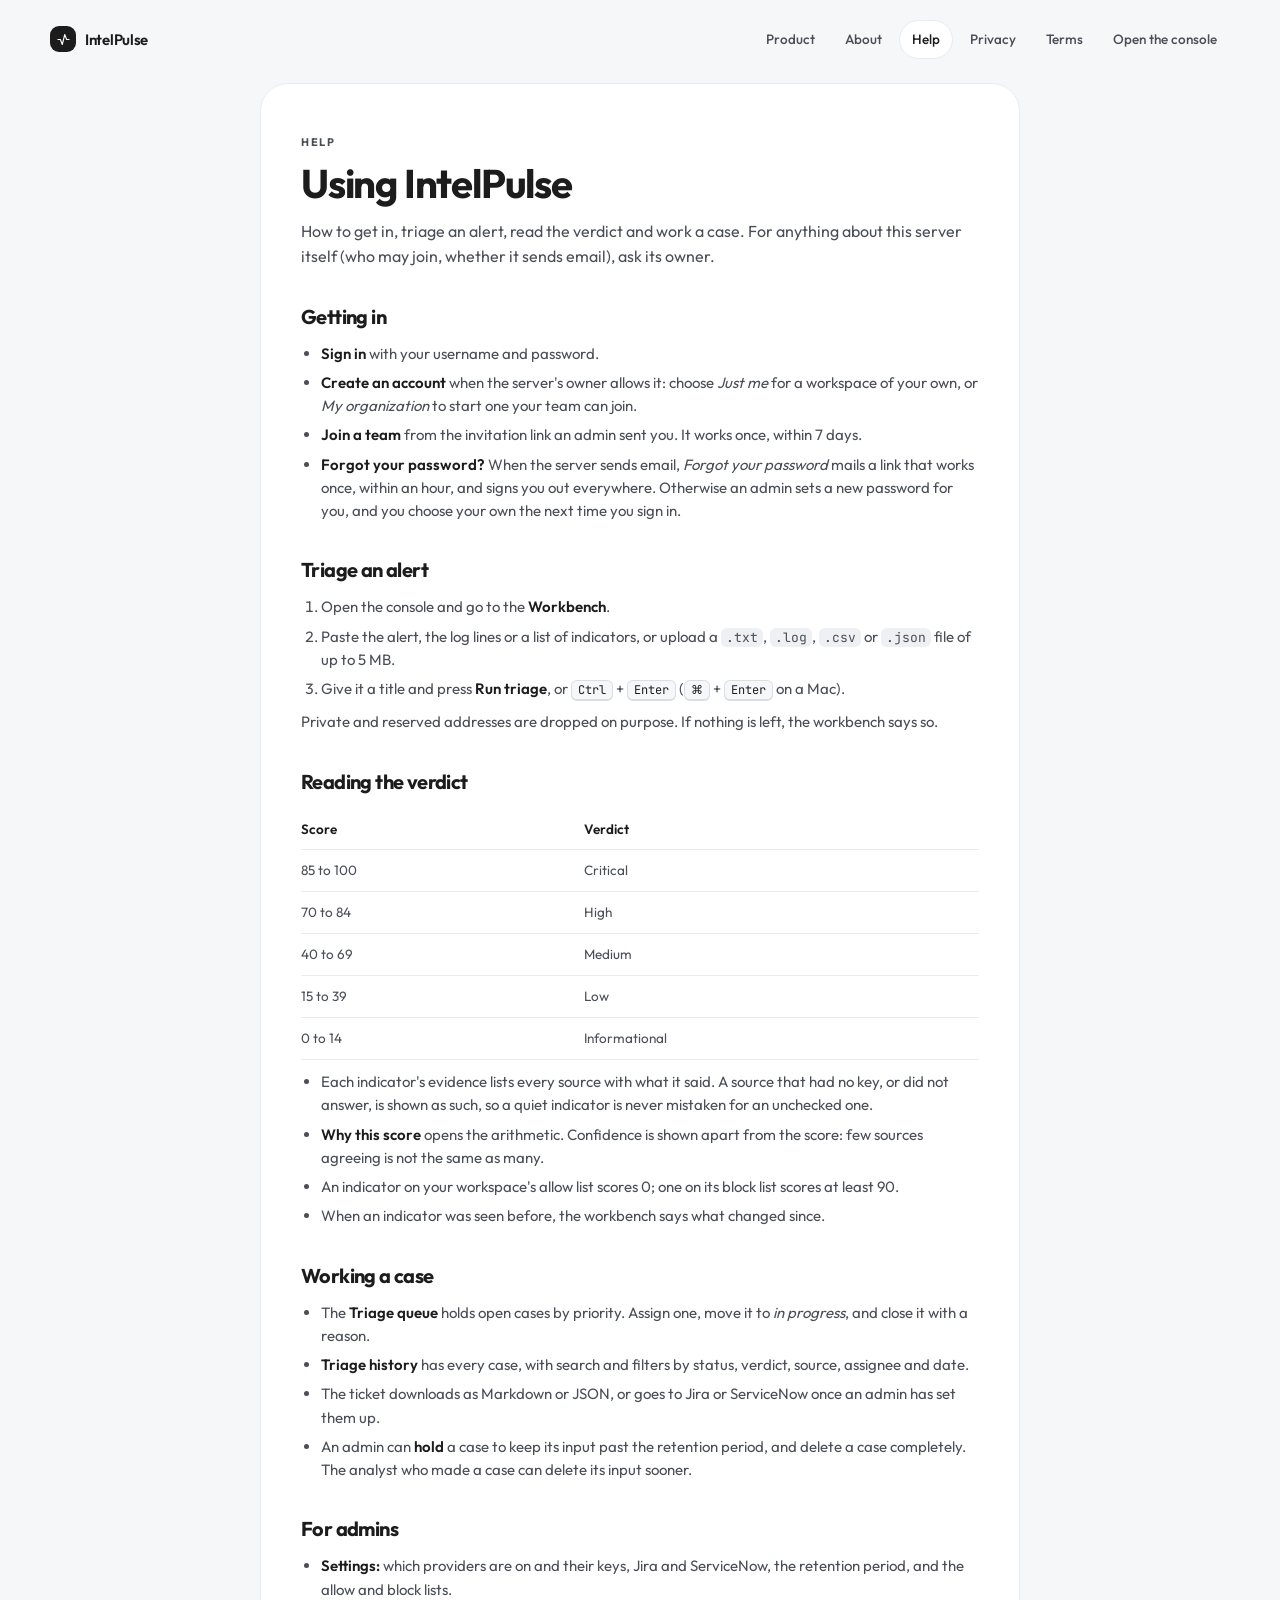
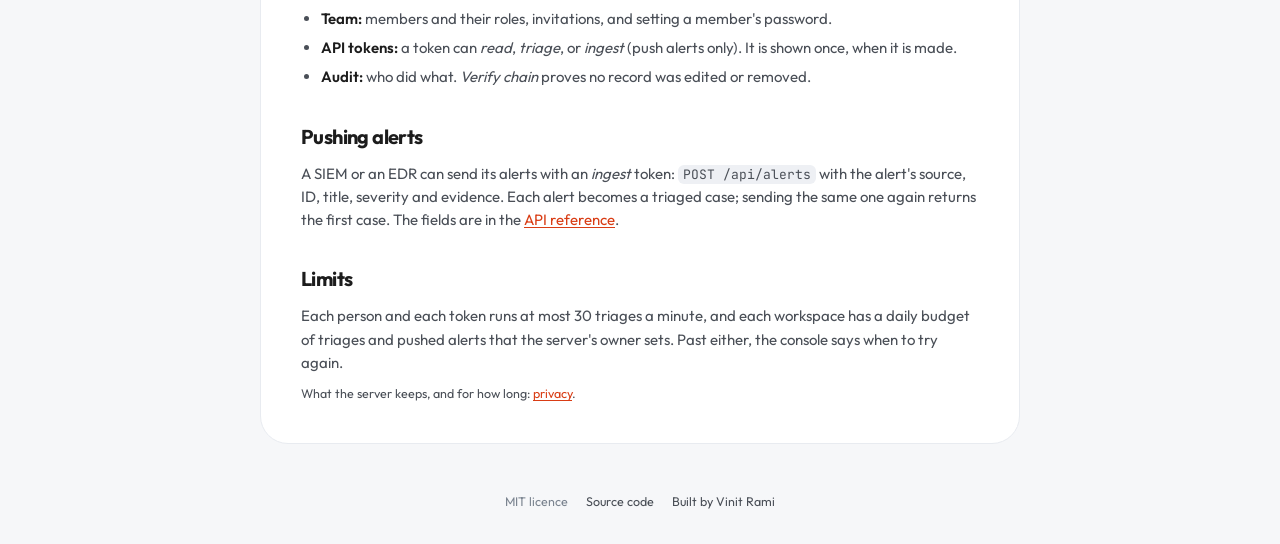
<file: web/help.html>
<!doctype html>
<html lang="en">
<head>
<meta charset="utf-8">
<meta name="viewport" content="width=device-width, initial-scale=1">
<title>Help · IntelPulse</title>
<meta name="description" content="How to use IntelPulse: signing in and joining a team, triaging an alert, reading the verdict, working a case, and what admins set up.">
<meta name="theme-color" content="#f6f7f9">
<!-- A plain document: no script but assets/pages.js (the visitor's theme), nothing fetched. -->
<meta http-equiv="Content-Security-Policy" content="default-src 'self'; script-src 'self'; style-src 'self'; font-src 'self'; img-src 'self' data:; connect-src 'none'; form-action 'none'; base-uri 'none'; object-src 'none'">
<meta name="referrer" content="no-referrer">
<meta property="og:title" content="Help · IntelPulse">
<meta property="og:description" content="How to use IntelPulse: signing in and joining a team, triaging an alert, reading the verdict, working a case, and what admins set up.">
<link rel="icon" href="data:image/svg+xml,<svg xmlns='http://www.w3.org/2000/svg' viewBox='0 0 100 100'><rect width='100' height='100' rx='24' fill='%23fe5729'/><path d='M14 52h16l8-22 12 44 9-30 7 8h20' fill='none' stroke='white' stroke-width='8' stroke-linecap='round' stroke-linejoin='round'/></svg>">
<link rel="preload" href="assets/fonts/outfit-latin-wght-normal.woff2" as="font" type="font/woff2" crossorigin>
<link rel="stylesheet" href="assets/fonts.css">
<link rel="stylesheet" href="assets/suite.css">
<script src="assets/pages.js"></script>
</head>
<body>
<a class="skip" href="#doc">Skip to the content</a>
<header class="wrap doc-top">
  <a class="brand" href="index.html">
    <span class="mk"><svg viewBox="0 0 24 24" aria-hidden="true"><path d="M3 12h4l3 8 4-16 3 8h4" stroke-linecap="round" stroke-linejoin="round"/></svg></span>
    <b translate="no">IntelPulse</b>
  </a>
  <nav class="doc-nav" aria-label="About IntelPulse">
    <a href="product.html">Product</a>
    <a href="about.html">About</a>
    <a href="help.html" aria-current="page">Help</a>
    <a href="privacy.html">Privacy</a>
    <a href="terms.html">Terms</a>
    <a href="index.html#/console">Open the console</a>
  </nav>
</header>
<main id="doc" class="wrap doc" tabindex="-1">
<article class="doc-body">
<p class="eyebrow">Help</p>
<h1>Using IntelPulse</h1>
<p class="lede">How to get in, triage an alert, read the verdict and work a case. For anything about this server itself
  (who may join, whether it sends email), ask its owner.</p>

<h2>Getting in</h2>
<ul>
  <li><strong>Sign in</strong> with your username and password.</li>
  <li><strong>Create an account</strong> when the server's owner allows it: choose <em>Just me</em> for a workspace of
    your own, or <em>My organization</em> to start one your team can join.</li>
  <li><strong>Join a team</strong> from the invitation link an admin sent you. It works once, within 7 days.</li>
  <li><strong>Forgot your password?</strong> When the server sends email, <em>Forgot your password</em> mails a link
    that works once, within an hour, and signs you out everywhere. Otherwise an admin sets a new password for you,
    and you choose your own the next time you sign in.</li>
</ul>

<h2>Triage an alert</h2>
<ol>
  <li>Open the console and go to the <strong>Workbench</strong>.</li>
  <li>Paste the alert, the log lines or a list of indicators, or upload a <code>.txt</code>, <code>.log</code>,
    <code>.csv</code> or <code>.json</code> file of up to 5 MB.</li>
  <li>Give it a title and press <strong>Run triage</strong>, or <kbd>Ctrl</kbd> + <kbd>Enter</kbd>
    (<kbd>⌘</kbd> + <kbd>Enter</kbd> on a Mac).</li>
</ol>
<p>Private and reserved addresses are dropped on purpose. If nothing is left, the workbench says so.</p>

<h2>Reading the verdict</h2>
<div class="table-wrap">
<table class="doc-table">
  <thead><tr><th scope="col">Score</th><th scope="col">Verdict</th></tr></thead>
  <tbody>
    <tr><td data-label="Score">85 to 100</td><td data-label="Verdict">Critical</td></tr>
    <tr><td data-label="Score">70 to 84</td><td data-label="Verdict">High</td></tr>
    <tr><td data-label="Score">40 to 69</td><td data-label="Verdict">Medium</td></tr>
    <tr><td data-label="Score">15 to 39</td><td data-label="Verdict">Low</td></tr>
    <tr><td data-label="Score">0 to 14</td><td data-label="Verdict">Informational</td></tr>
  </tbody>
</table>
</div>
<ul>
  <li>Each indicator's evidence lists every source with what it said. A source that had no key, or did not answer,
    is shown as such, so a quiet indicator is never mistaken for an unchecked one.</li>
  <li><strong>Why this score</strong> opens the arithmetic. Confidence is shown apart from the score: few sources
    agreeing is not the same as many.</li>
  <li>An indicator on your workspace's allow list scores 0; one on its block list scores at least 90.</li>
  <li>When an indicator was seen before, the workbench says what changed since.</li>
</ul>

<h2>Working a case</h2>
<ul>
  <li>The <strong>Triage queue</strong> holds open cases by priority. Assign one, move it to <em>in progress</em>,
    and close it with a reason.</li>
  <li><strong>Triage history</strong> has every case, with search and filters by status, verdict, source, assignee
    and date.</li>
  <li>The ticket downloads as Markdown or JSON, or goes to Jira or ServiceNow once an admin has set them up.</li>
  <li>An admin can <strong>hold</strong> a case to keep its input past the retention period, and delete a case
    completely. The analyst who made a case can delete its input sooner.</li>
</ul>

<h2>For admins</h2>
<ul>
  <li><strong>Settings:</strong> which providers are on and their keys, Jira and ServiceNow, the retention period, and
    the allow and block lists.</li>
  <li><strong>Team:</strong> members and their roles, invitations, and setting a member's password.</li>
  <li><strong>API tokens:</strong> a token can <em>read</em>, <em>triage</em>, or <em>ingest</em> (push alerts only).
    It is shown once, when it is made.</li>
  <li><strong>Audit:</strong> who did what. <em>Verify chain</em> proves no record was edited or removed.</li>
</ul>

<h2>Pushing alerts</h2>
<p>A SIEM or an EDR can send its alerts with an <em>ingest</em> token: <code>POST /api/alerts</code> with the alert's
  source, ID, title, severity and evidence. Each alert becomes a triaged case; sending the same one again returns the
  first case. The fields are in the
  <a href="https://github.com/vinitrami-Soc/intelpulse/blob/main/docs/API.md" target="_blank" rel="noopener noreferrer">API reference<span class="sr-only"> (opens GitHub in a new tab)</span></a>.</p>

<h2>Limits</h2>
<p>Each person and each token runs at most 30 triages a minute, and each workspace has a daily budget of triages and
  pushed alerts that the server's owner sets. Past either, the console says when to try again.</p>

<p class="doc-meta">What the server keeps, and for how long: <a href="privacy.html">privacy</a>.</p>
</article>
</main>
<footer class="wrap doc-foot">
  <span>MIT licence</span>
  <a href="https://github.com/vinitrami-Soc/intelpulse" target="_blank" rel="noopener noreferrer">Source code<span class="sr-only"> (opens GitHub in a new tab)</span></a>
  <a href="https://vinitrami-soc.github.io/" target="_blank" rel="noopener noreferrer">Built by Vinit Rami<span class="sr-only"> (opens in a new tab)</span></a>
</footer>
</body>
</html>
</file>
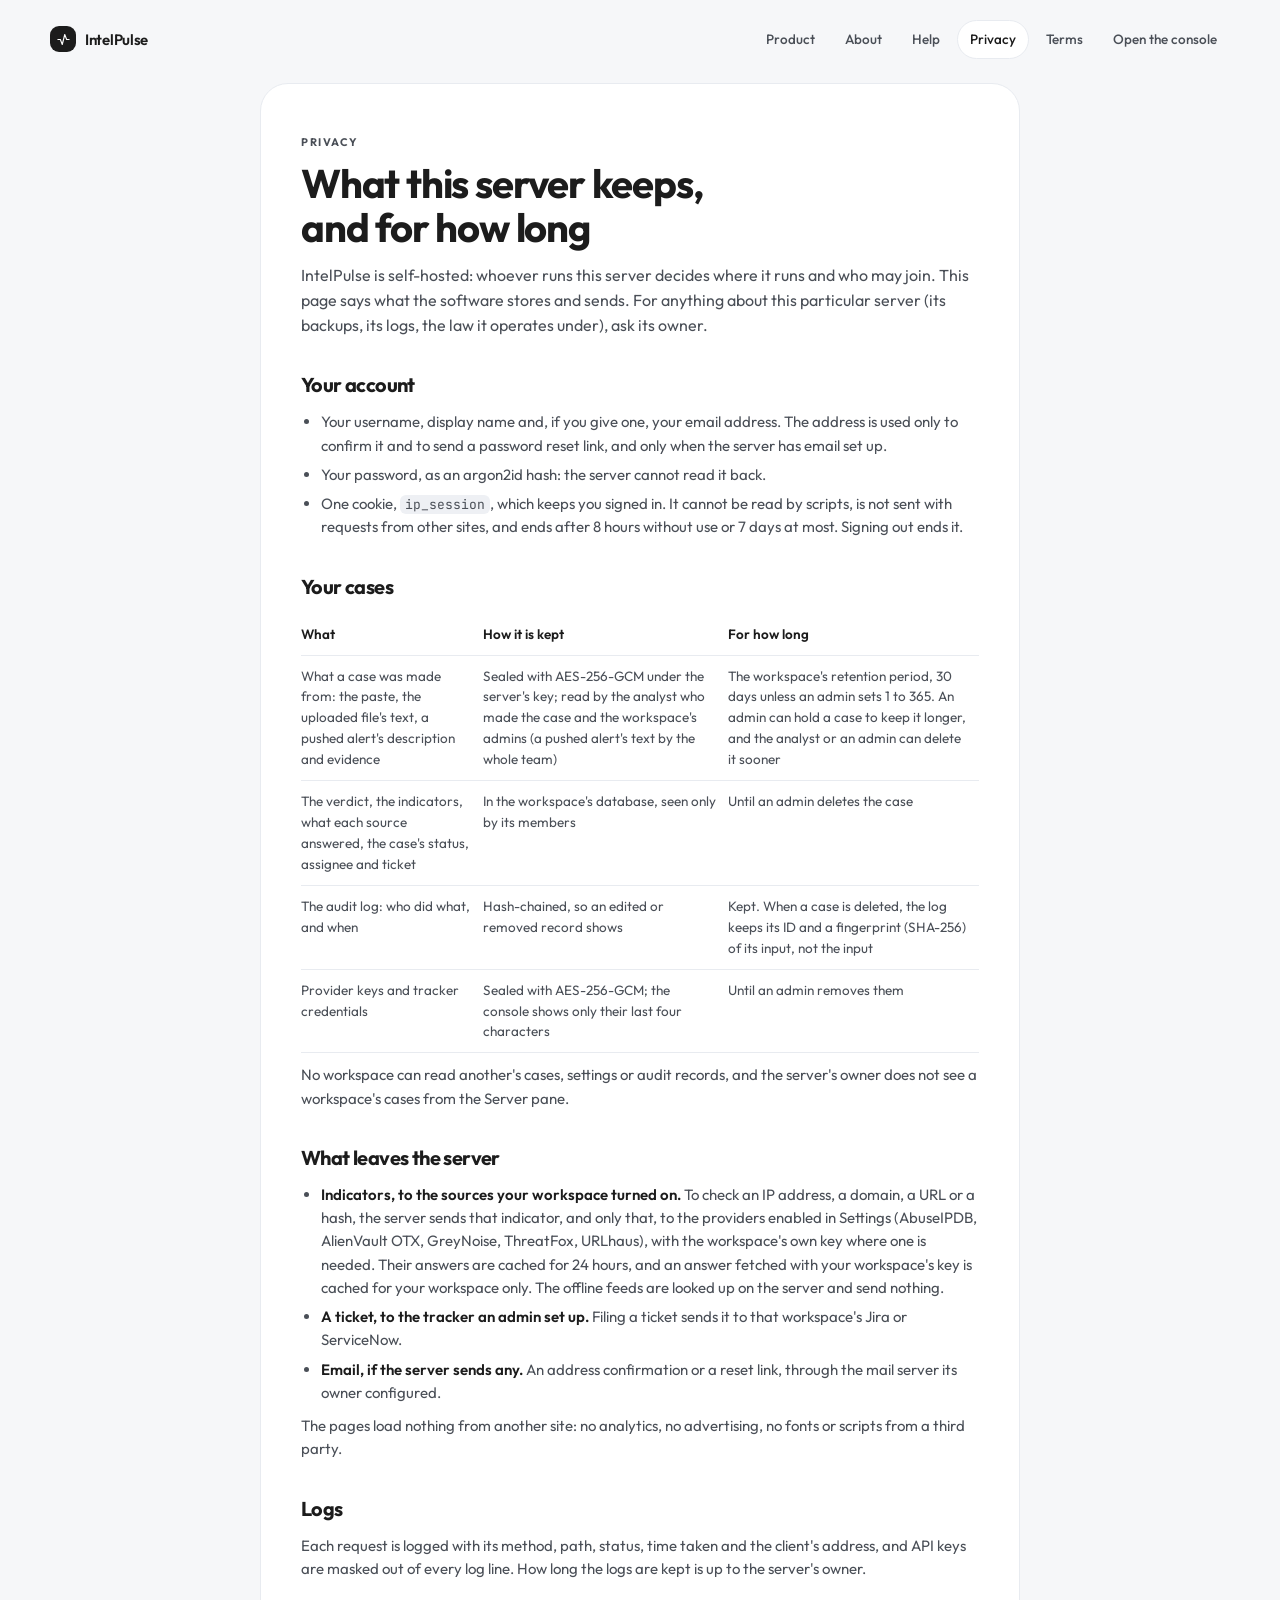
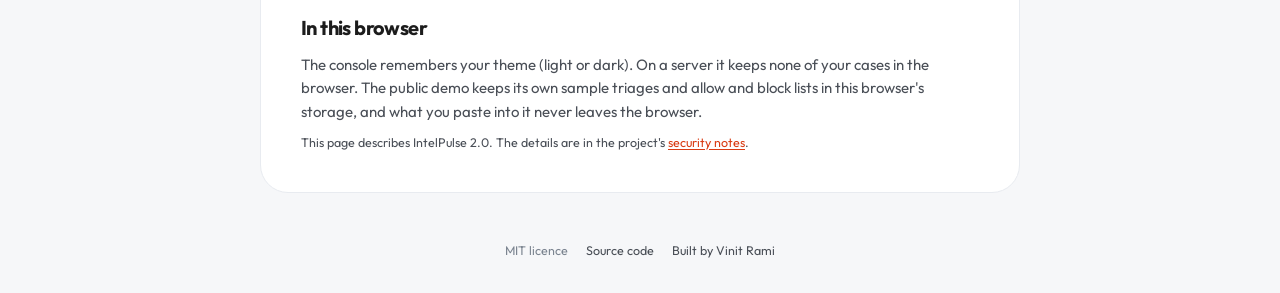
<file: web/privacy.html>
<!doctype html>
<html lang="en">
<head>
<meta charset="utf-8">
<meta name="viewport" content="width=device-width, initial-scale=1">
<title>Privacy · IntelPulse</title>
<meta name="description" content="What an IntelPulse server keeps and for how long: accounts, sealed alert text deleted after the workspace's retention period, the audit log, and the indicators sent to the providers a workspace turned on.">
<meta name="theme-color" content="#f6f7f9">
<!-- A plain document: no script but assets/pages.js (the visitor's theme), nothing fetched. -->
<meta http-equiv="Content-Security-Policy" content="default-src 'self'; script-src 'self'; style-src 'self'; font-src 'self'; img-src 'self' data:; connect-src 'none'; form-action 'none'; base-uri 'none'; object-src 'none'">
<meta name="referrer" content="no-referrer">
<meta property="og:title" content="Privacy · IntelPulse">
<meta property="og:description" content="What an IntelPulse server keeps and for how long: accounts, sealed alert text deleted after the workspace's retention period, the audit log, and the indicators sent to the providers a workspace turned on.">
<link rel="icon" href="data:image/svg+xml,<svg xmlns='http://www.w3.org/2000/svg' viewBox='0 0 100 100'><rect width='100' height='100' rx='24' fill='%23fe5729'/><path d='M14 52h16l8-22 12 44 9-30 7 8h20' fill='none' stroke='white' stroke-width='8' stroke-linecap='round' stroke-linejoin='round'/></svg>">
<link rel="preload" href="assets/fonts/outfit-latin-wght-normal.woff2" as="font" type="font/woff2" crossorigin>
<link rel="stylesheet" href="assets/fonts.css">
<link rel="stylesheet" href="assets/suite.css">
<script src="assets/pages.js"></script>
</head>
<body>
<a class="skip" href="#doc">Skip to the content</a>
<header class="wrap doc-top">
  <a class="brand" href="index.html">
    <span class="mk"><svg viewBox="0 0 24 24" aria-hidden="true"><path d="M3 12h4l3 8 4-16 3 8h4" stroke-linecap="round" stroke-linejoin="round"/></svg></span>
    <b translate="no">IntelPulse</b>
  </a>
  <nav class="doc-nav" aria-label="About IntelPulse">
    <a href="product.html">Product</a>
    <a href="about.html">About</a>
    <a href="help.html">Help</a>
    <a href="privacy.html" aria-current="page">Privacy</a>
    <a href="terms.html">Terms</a>
    <a href="index.html#/console">Open the console</a>
  </nav>
</header>
<main id="doc" class="wrap doc" tabindex="-1">
<article class="doc-body">
<p class="eyebrow">Privacy</p>
<h1>What this server keeps, and for how long</h1>
<p class="lede">IntelPulse is self-hosted: whoever runs this server decides where it runs and who may join. This page
  says what the software stores and sends. For anything about this particular server (its backups, its logs, the
  law it operates under), ask its owner.</p>

<h2>Your account</h2>
<ul>
  <li>Your username, display name and, if you give one, your email address. The address is used only to confirm it
    and to send a password reset link, and only when the server has email set up.</li>
  <li>Your password, as an argon2id hash: the server cannot read it back.</li>
  <li>One cookie, <code>ip_session</code>, which keeps you signed in. It cannot be read by scripts, is not sent with
    requests from other sites, and ends after 8 hours without use or 7 days at most. Signing out ends it.</li>
</ul>

<h2>Your cases</h2>
<div class="table-wrap">
<table class="doc-table">
  <thead><tr><th scope="col">What</th><th scope="col">How it is kept</th><th scope="col">For how long</th></tr></thead>
  <tbody>
    <tr><td data-label="What">What a case was made from: the paste, the uploaded file's text, a pushed alert's description and evidence</td>
      <td data-label="How it is kept">Sealed with AES-256-GCM under the server's key; read by the analyst who made the case and the workspace's
        admins (a pushed alert's text by the whole team)</td>
      <td data-label="For how long">The workspace's retention period, 30 days unless an admin sets 1 to 365. An admin can hold a case to keep
        it longer, and the analyst or an admin can delete it sooner</td></tr>
    <tr><td data-label="What">The verdict, the indicators, what each source answered, the case's status, assignee and ticket</td>
      <td data-label="How it is kept">In the workspace's database, seen only by its members</td>
      <td data-label="For how long">Until an admin deletes the case</td></tr>
    <tr><td data-label="What">The audit log: who did what, and when</td>
      <td data-label="How it is kept">Hash-chained, so an edited or removed record shows</td>
      <td data-label="For how long">Kept. When a case is deleted, the log keeps its ID and a fingerprint (SHA-256) of its input, not the input</td></tr>
    <tr><td data-label="What">Provider keys and tracker credentials</td>
      <td data-label="How it is kept">Sealed with AES-256-GCM; the console shows only their last four characters</td>
      <td data-label="For how long">Until an admin removes them</td></tr>
  </tbody>
</table>
</div>
<p>No workspace can read another's cases, settings or audit records, and the server's owner does not see a
  workspace's cases from the Server pane.</p>

<h2>What leaves the server</h2>
<ul>
  <li><strong>Indicators, to the sources your workspace turned on.</strong> To check an IP address, a domain, a URL
    or a hash, the server sends that indicator, and only that, to the providers enabled in Settings (AbuseIPDB,
    AlienVault OTX, GreyNoise, ThreatFox, URLhaus), with the workspace's own key where one is needed. Their answers
    are cached for 24 hours, and an answer fetched with your workspace's key is cached for your workspace only.
    The offline feeds are looked up on the server and send nothing.</li>
  <li><strong>A ticket, to the tracker an admin set up.</strong> Filing a ticket sends it to that workspace's Jira or
    ServiceNow.</li>
  <li><strong>Email, if the server sends any.</strong> An address confirmation or a reset link, through the mail server
    its owner configured.</li>
</ul>
<p>The pages load nothing from another site: no analytics, no advertising, no fonts or scripts from a third party.</p>

<h2>Logs</h2>
<p>Each request is logged with its method, path, status, time taken and the client's address, and API keys are
  masked out of every log line. How long the logs are kept is up to the server's owner.</p>

<h2>In this browser</h2>
<p>The console remembers your theme (light or dark). On a server it keeps none of your cases in the browser. The
  public demo keeps its own sample triages and allow and block lists in this browser's storage, and what you paste
  into it never leaves the browser.</p>

<p class="doc-meta">This page describes IntelPulse 2.0. The details are in the project's
  <a href="https://github.com/vinitrami-Soc/intelpulse/blob/main/docs/SECURITY.md" target="_blank" rel="noopener noreferrer">security notes<span class="sr-only"> (opens GitHub in a new tab)</span></a>.</p>
</article>
</main>
<footer class="wrap doc-foot">
  <span>MIT licence</span>
  <a href="https://github.com/vinitrami-Soc/intelpulse" target="_blank" rel="noopener noreferrer">Source code<span class="sr-only"> (opens GitHub in a new tab)</span></a>
  <a href="https://vinitrami-soc.github.io/" target="_blank" rel="noopener noreferrer">Built by Vinit Rami<span class="sr-only"> (opens in a new tab)</span></a>
</footer>
</body>
</html>
</file>
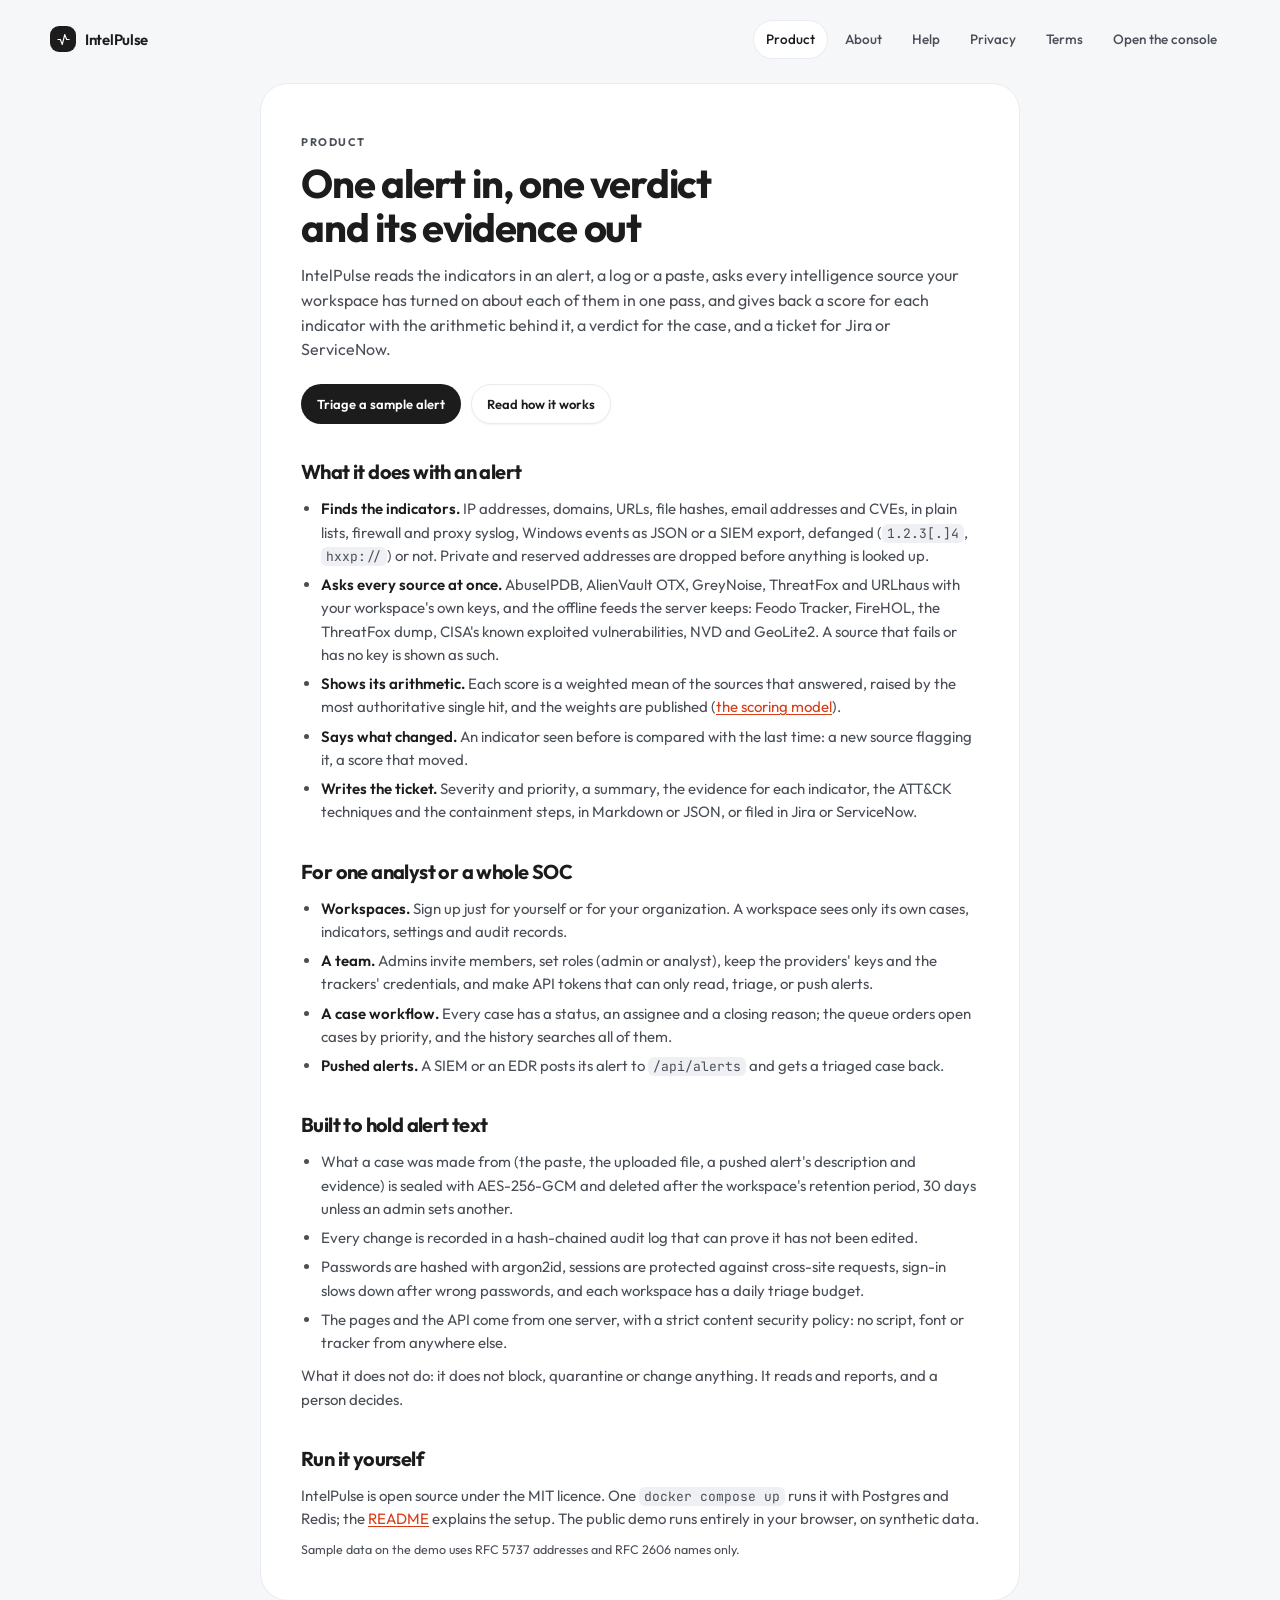
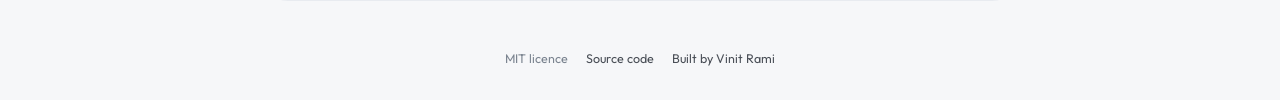
<file: web/product.html>
<!doctype html>
<html lang="en">
<head>
<meta charset="utf-8">
<meta name="viewport" content="width=device-width, initial-scale=1">
<title>Product · IntelPulse</title>
<meta name="description" content="What IntelPulse does: the indicators in an alert checked against every intelligence source in one pass, one auditable verdict and the SOC ticket. Self-hosted, for one analyst or a whole team.">
<meta name="theme-color" content="#f6f7f9">
<!-- A plain document: no script but assets/pages.js (the visitor's theme), nothing fetched. -->
<meta http-equiv="Content-Security-Policy" content="default-src 'self'; script-src 'self'; style-src 'self'; font-src 'self'; img-src 'self' data:; connect-src 'none'; form-action 'none'; base-uri 'none'; object-src 'none'">
<meta name="referrer" content="no-referrer">
<meta property="og:title" content="Product · IntelPulse">
<meta property="og:description" content="What IntelPulse does: the indicators in an alert checked against every intelligence source in one pass, one auditable verdict and the SOC ticket. Self-hosted, for one analyst or a whole team.">
<link rel="icon" href="data:image/svg+xml,<svg xmlns='http://www.w3.org/2000/svg' viewBox='0 0 100 100'><rect width='100' height='100' rx='24' fill='%23fe5729'/><path d='M14 52h16l8-22 12 44 9-30 7 8h20' fill='none' stroke='white' stroke-width='8' stroke-linecap='round' stroke-linejoin='round'/></svg>">
<link rel="preload" href="assets/fonts/outfit-latin-wght-normal.woff2" as="font" type="font/woff2" crossorigin>
<link rel="stylesheet" href="assets/fonts.css">
<link rel="stylesheet" href="assets/suite.css">
<script src="assets/pages.js"></script>
</head>
<body>
<a class="skip" href="#doc">Skip to the content</a>
<header class="wrap doc-top">
  <a class="brand" href="index.html">
    <span class="mk"><svg viewBox="0 0 24 24" aria-hidden="true"><path d="M3 12h4l3 8 4-16 3 8h4" stroke-linecap="round" stroke-linejoin="round"/></svg></span>
    <b translate="no">IntelPulse</b>
  </a>
  <nav class="doc-nav" aria-label="About IntelPulse">
    <a href="product.html" aria-current="page">Product</a>
    <a href="about.html">About</a>
    <a href="help.html">Help</a>
    <a href="privacy.html">Privacy</a>
    <a href="terms.html">Terms</a>
    <a href="index.html#/console">Open the console</a>
  </nav>
</header>
<main id="doc" class="wrap doc" tabindex="-1">
<article class="doc-body">
<p class="eyebrow">Product</p>
<h1>One alert in, one verdict and its evidence out</h1>
<p class="lede">IntelPulse reads the indicators in an alert, a log or a paste, asks every intelligence source your
  workspace has turned on about each of them in one pass, and gives back a score for each indicator with the
  arithmetic behind it, a verdict for the case, and a ticket for Jira or ServiceNow.</p>
<div class="doc-cta">
  <a class="btn btn-dark btn-sm" href="index.html#/console/workbench">Triage a sample alert</a>
  <a class="btn btn-light btn-sm" href="help.html">Read how it works</a>
</div>

<h2>What it does with an alert</h2>
<ul>
  <li><strong>Finds the indicators.</strong> IP addresses, domains, URLs, file hashes, email addresses and CVEs, in
    plain lists, firewall and proxy syslog, Windows events as JSON or a SIEM export, defanged
    (<code>1.2.3[.]4</code>, <code>hxxp://</code>) or not. Private and reserved addresses are dropped before
    anything is looked up.</li>
  <li><strong>Asks every source at once.</strong> AbuseIPDB, AlienVault OTX, GreyNoise, ThreatFox and URLhaus with
    your workspace's own keys, and the offline feeds the server keeps: Feodo Tracker, FireHOL, the ThreatFox dump,
    CISA's known exploited vulnerabilities, NVD and GeoLite2. A source that fails or has no key is shown as such.</li>
  <li><strong>Shows its arithmetic.</strong> Each score is a weighted mean of the sources that answered, raised by the
    most authoritative single hit, and the weights are published
    (<a href="https://github.com/vinitrami-Soc/intelpulse/blob/main/docs/SCORING.md" target="_blank" rel="noopener noreferrer">the scoring model<span class="sr-only"> (opens GitHub in a new tab)</span></a>).</li>
  <li><strong>Says what changed.</strong> An indicator seen before is compared with the last time: a new source
    flagging it, a score that moved.</li>
  <li><strong>Writes the ticket.</strong> Severity and priority, a summary, the evidence for each indicator, the
    ATT&amp;CK techniques and the containment steps, in Markdown or JSON, or filed in Jira or ServiceNow.</li>
</ul>

<h2>For one analyst or a whole SOC</h2>
<ul>
  <li><strong>Workspaces.</strong> Sign up just for yourself or for your organization. A workspace sees only its own
    cases, indicators, settings and audit records.</li>
  <li><strong>A team.</strong> Admins invite members, set roles (admin or analyst), keep the providers' keys and the
    trackers' credentials, and make API tokens that can only read, triage, or push alerts.</li>
  <li><strong>A case workflow.</strong> Every case has a status, an assignee and a closing reason; the queue orders
    open cases by priority, and the history searches all of them.</li>
  <li><strong>Pushed alerts.</strong> A SIEM or an EDR posts its alert to <code>/api/alerts</code> and gets a triaged
    case back.</li>
</ul>

<h2>Built to hold alert text</h2>
<ul>
  <li>What a case was made from (the paste, the uploaded file, a pushed alert's description and evidence) is sealed
    with AES-256-GCM and deleted after the workspace's retention period, 30 days unless an admin sets another.</li>
  <li>Every change is recorded in a hash-chained audit log that can prove it has not been edited.</li>
  <li>Passwords are hashed with argon2id, sessions are protected against cross-site requests, sign-in slows down
    after wrong passwords, and each workspace has a daily triage budget.</li>
  <li>The pages and the API come from one server, with a strict content security policy: no script, font or
    tracker from anywhere else.</li>
</ul>
<p>What it does not do: it does not block, quarantine or change anything. It reads and reports, and a person
  decides.</p>

<h2>Run it yourself</h2>
<p>IntelPulse is open source under the MIT licence. One <code>docker compose up</code> runs it with Postgres and
  Redis; the <a href="https://github.com/vinitrami-Soc/intelpulse#readme" target="_blank" rel="noopener noreferrer">README<span class="sr-only"> (opens GitHub in a new tab)</span></a>
  explains the setup. The public demo runs entirely in your browser, on synthetic data.</p>
<p class="doc-meta">Sample data on the demo uses RFC 5737 addresses and RFC 2606 names only.</p>
</article>
</main>
<footer class="wrap doc-foot">
  <span>MIT licence</span>
  <a href="https://github.com/vinitrami-Soc/intelpulse" target="_blank" rel="noopener noreferrer">Source code<span class="sr-only"> (opens GitHub in a new tab)</span></a>
  <a href="https://vinitrami-soc.github.io/" target="_blank" rel="noopener noreferrer">Built by Vinit Rami<span class="sr-only"> (opens in a new tab)</span></a>
</footer>
</body>
</html>
</file>
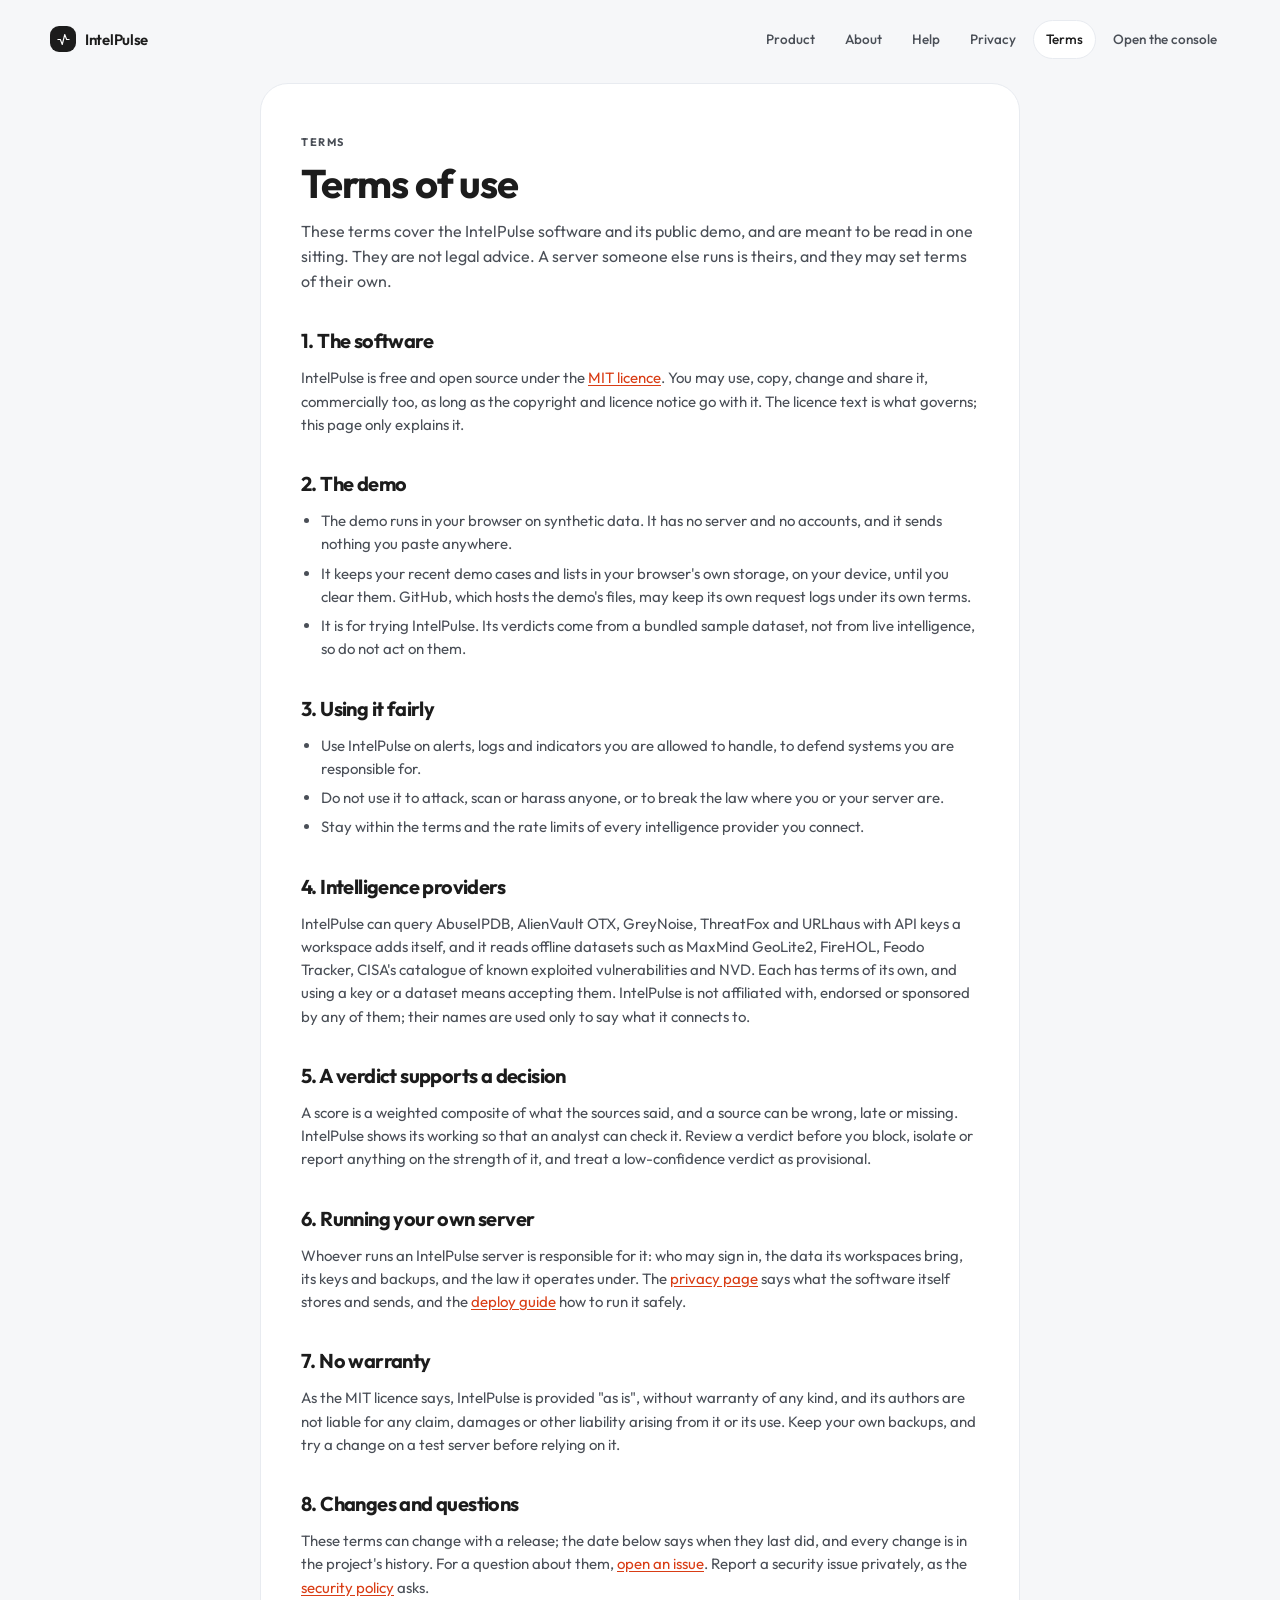
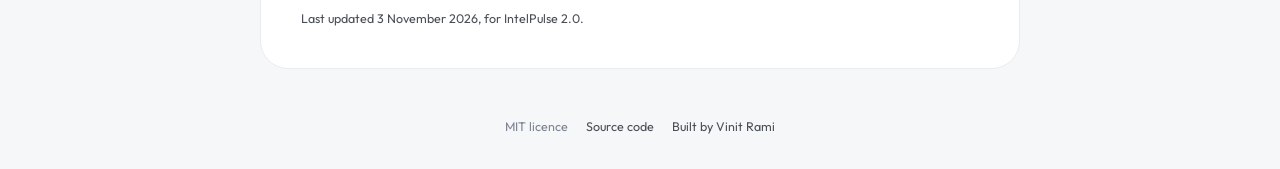
<file: web/terms.html>
<!doctype html>
<html lang="en">
<head>
<meta charset="utf-8">
<meta name="viewport" content="width=device-width, initial-scale=1">
<title>Terms · IntelPulse</title>
<meta name="description" content="The terms of use for IntelPulse and its demo: the MIT licence, fair use, the intelligence providers' own terms, verdicts as decision support, running your own server, and no warranty.">
<meta name="theme-color" content="#f6f7f9">
<!-- A plain document: no script but assets/pages.js (the visitor's theme), nothing fetched. -->
<meta http-equiv="Content-Security-Policy" content="default-src 'self'; script-src 'self'; style-src 'self'; font-src 'self'; img-src 'self' data:; connect-src 'none'; form-action 'none'; base-uri 'none'; object-src 'none'">
<meta name="referrer" content="no-referrer">
<meta property="og:title" content="Terms · IntelPulse">
<meta property="og:description" content="The terms of use for IntelPulse and its demo: the MIT licence, fair use, the intelligence providers' own terms, verdicts as decision support, running your own server, and no warranty.">
<link rel="icon" href="data:image/svg+xml,<svg xmlns='http://www.w3.org/2000/svg' viewBox='0 0 100 100'><rect width='100' height='100' rx='24' fill='%23fe5729'/><path d='M14 52h16l8-22 12 44 9-30 7 8h20' fill='none' stroke='white' stroke-width='8' stroke-linecap='round' stroke-linejoin='round'/></svg>">
<link rel="preload" href="assets/fonts/outfit-latin-wght-normal.woff2" as="font" type="font/woff2" crossorigin>
<link rel="stylesheet" href="assets/fonts.css">
<link rel="stylesheet" href="assets/suite.css">
<script src="assets/pages.js"></script>
</head>
<body>
<a class="skip" href="#doc">Skip to the content</a>
<header class="wrap doc-top">
  <a class="brand" href="index.html">
    <span class="mk"><svg viewBox="0 0 24 24" aria-hidden="true"><path d="M3 12h4l3 8 4-16 3 8h4" stroke-linecap="round" stroke-linejoin="round"/></svg></span>
    <b translate="no">IntelPulse</b>
  </a>
  <nav class="doc-nav" aria-label="About IntelPulse">
    <a href="product.html">Product</a>
    <a href="about.html">About</a>
    <a href="help.html">Help</a>
    <a href="privacy.html">Privacy</a>
    <a href="terms.html" aria-current="page">Terms</a>
    <a href="index.html#/console">Open the console</a>
  </nav>
</header>
<main id="doc" class="wrap doc" tabindex="-1">
<article class="doc-body">
<p class="eyebrow">Terms</p>
<h1>Terms of use</h1>
<p class="lede">These terms cover the IntelPulse software and its public demo, and are meant to be read in one
  sitting. They are not legal advice. A server someone else runs is theirs, and they may set terms of their own.</p>

<h2>1. The software</h2>
<p>IntelPulse is free and open source under the <a href="https://github.com/vinitrami-Soc/intelpulse/blob/main/LICENSE" target="_blank"
  rel="noopener noreferrer">MIT licence<span class="sr-only"> (opens GitHub in a new tab)</span></a>. You may use, copy, change and share it, commercially too,
  as long as the copyright and licence notice go with it. The licence text is what governs; this page only
  explains it.</p>

<h2>2. The demo</h2>
<ul>
  <li>The demo runs in your browser on synthetic data. It has no server and no accounts, and it sends nothing you
    paste anywhere.</li>
  <li>It keeps your recent demo cases and lists in your browser's own storage, on your device, until you clear
    them. GitHub, which hosts the demo's files, may keep its own request logs under its own terms.</li>
  <li>It is for trying IntelPulse. Its verdicts come from a bundled sample dataset, not from live intelligence,
    so do not act on them.</li>
</ul>

<h2>3. Using it fairly</h2>
<ul>
  <li>Use IntelPulse on alerts, logs and indicators you are allowed to handle, to defend systems you are
    responsible for.</li>
  <li>Do not use it to attack, scan or harass anyone, or to break the law where you or your server are.</li>
  <li>Stay within the terms and the rate limits of every intelligence provider you connect.</li>
</ul>

<h2>4. Intelligence providers</h2>
<p>IntelPulse can query AbuseIPDB, AlienVault OTX, GreyNoise, ThreatFox and URLhaus with API keys a workspace adds
  itself, and it reads offline datasets such as MaxMind GeoLite2, FireHOL, Feodo Tracker, CISA's catalogue of
  known exploited vulnerabilities and NVD. Each has terms of its own, and using a key or a dataset means accepting
  them. IntelPulse is not affiliated with, endorsed or sponsored by any of them; their names are used only to say
  what it connects to.</p>

<h2>5. A verdict supports a decision</h2>
<p>A score is a weighted composite of what the sources said, and a source can be wrong, late or missing.
  IntelPulse shows its working so that an analyst can check it. Review a verdict before you block, isolate or
  report anything on the strength of it, and treat a low-confidence verdict as provisional.</p>

<h2>6. Running your own server</h2>
<p>Whoever runs an IntelPulse server is responsible for it: who may sign in, the data its workspaces bring, its
  keys and backups, and the law it operates under. The <a href="privacy.html">privacy page</a> says what the
  software itself stores and sends, and the <a href="https://github.com/vinitrami-Soc/intelpulse/blob/main/docs/DEPLOY.md" target="_blank"
  rel="noopener noreferrer">deploy guide<span class="sr-only"> (opens GitHub in a new tab)</span></a> how to run it safely.</p>

<h2>7. No warranty</h2>
<p>As the MIT licence says, IntelPulse is provided "as is", without warranty of any kind, and its authors are not
  liable for any claim, damages or other liability arising from it or its use. Keep your own backups, and try a
  change on a test server before relying on it.</p>

<h2>8. Changes and questions</h2>
<p>These terms can change with a release; the date below says when they last did, and every change is in the
  project's history. For a question about them, <a href="https://github.com/vinitrami-Soc/intelpulse/issues" target="_blank"
  rel="noopener noreferrer">open an issue<span class="sr-only"> (opens GitHub in a new tab)</span></a>. Report a security issue privately, as the
  <a href="https://github.com/vinitrami-Soc/intelpulse/blob/main/SECURITY.md" target="_blank" rel="noopener noreferrer">security policy<span class="sr-only"> (opens GitHub in a new tab)</span></a>
  asks.</p>
<p class="doc-meta">Last updated 3 November 2026, for IntelPulse 2.0.</p>
</article>
</main>
<footer class="wrap doc-foot">
  <span>MIT licence</span>
  <a href="https://github.com/vinitrami-Soc/intelpulse" target="_blank" rel="noopener noreferrer">Source code<span class="sr-only"> (opens GitHub in a new tab)</span></a>
  <a href="https://vinitrami-soc.github.io/" target="_blank" rel="noopener noreferrer">Built by Vinit Rami<span class="sr-only"> (opens in a new tab)</span></a>
</footer>
</body>
</html>
</file>
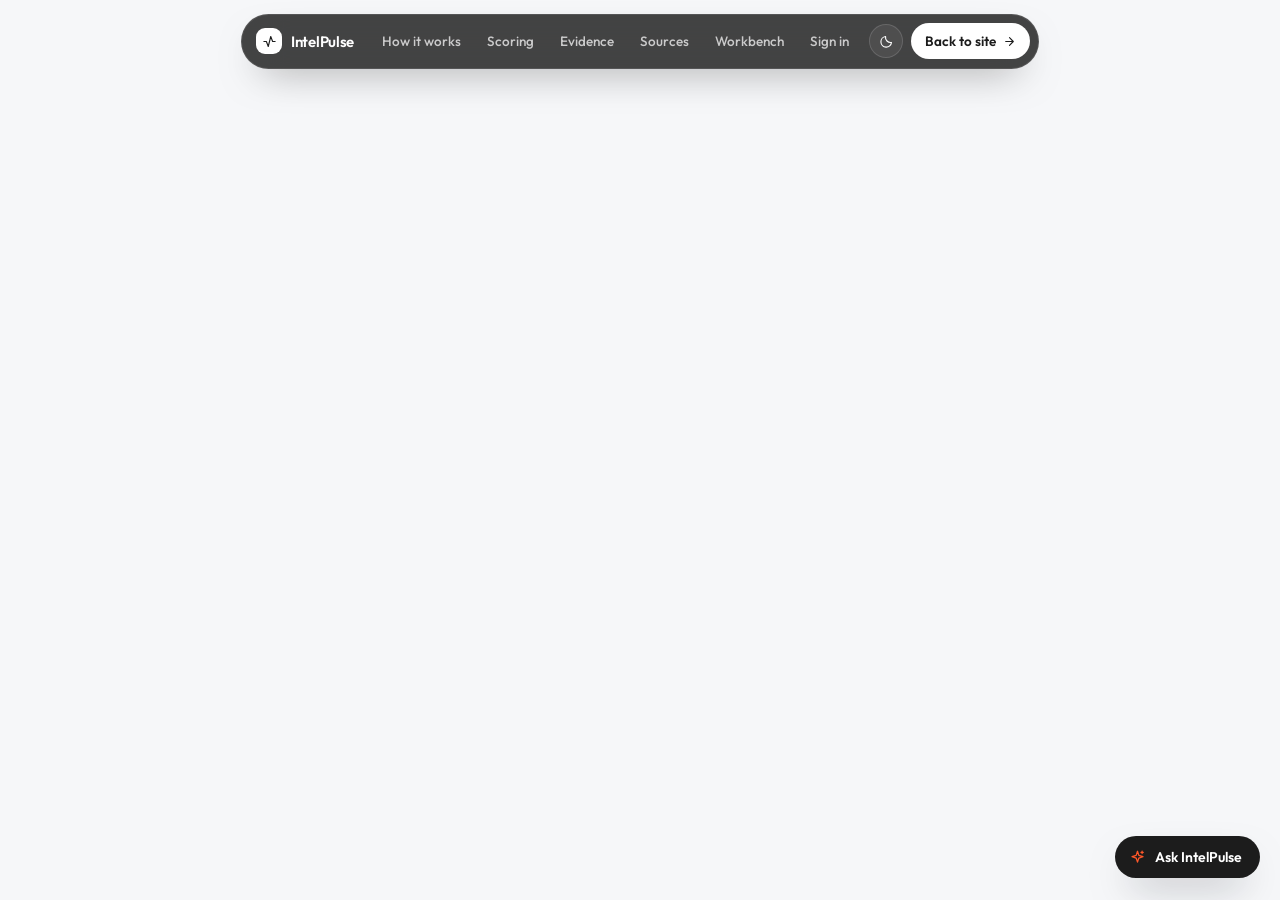
<file: web/workbench.html>
<!doctype html>
<html lang="en">
<head>
<meta charset="utf-8">
<meta name="viewport" content="width=device-width, initial-scale=1">
<title>Analyst workbench · IntelPulse</title>
<!-- This page moved into the console on index.html. The stub keeps old links
     and bookmarks working: the refresh needs no script, and the link below is
     there for anything that does not follow a refresh. -->
<meta http-equiv="Content-Security-Policy" content="default-src 'none'; img-src data:; base-uri 'none'; form-action 'none'">
<meta name="robots" content="noindex">
<meta name="referrer" content="no-referrer">
<meta http-equiv="refresh" content="0; url=index.html#/console/workbench">
<link rel="canonical" href="index.html#/console/workbench">
<link rel="icon" href="data:image/svg+xml,<svg xmlns='http://www.w3.org/2000/svg' viewBox='0 0 100 100'><rect width='100' height='100' rx='24' fill='%23fe5729'/><path d='M14 52h16l8-22 12 44 9-30 7 8h20' fill='none' stroke='white' stroke-width='8' stroke-linecap='round' stroke-linejoin='round'/></svg>">
</head>
<body>
<main>
<h1>The analyst workbench is part of the console now</h1>
<p><a href="index.html#/console/workbench">Open the analyst workbench</a></p>
</main>
</body>
</html>
</file>
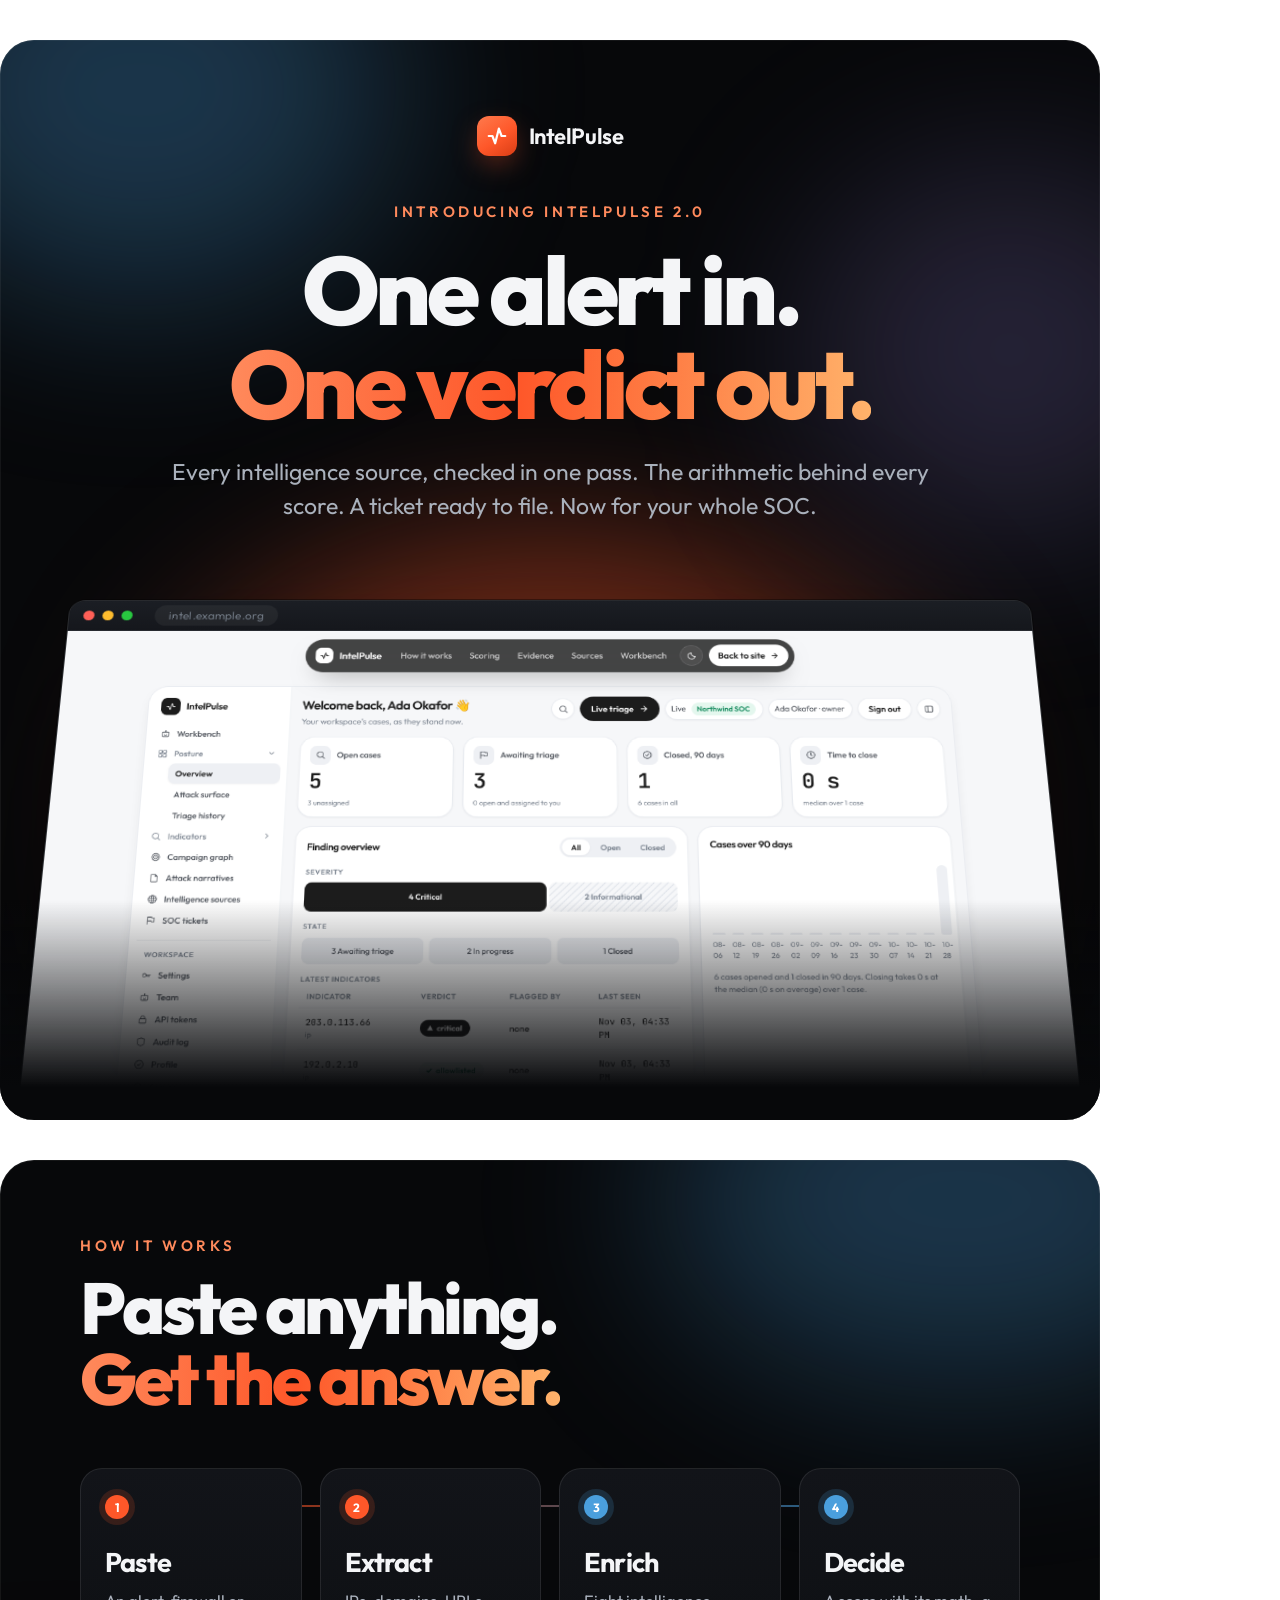
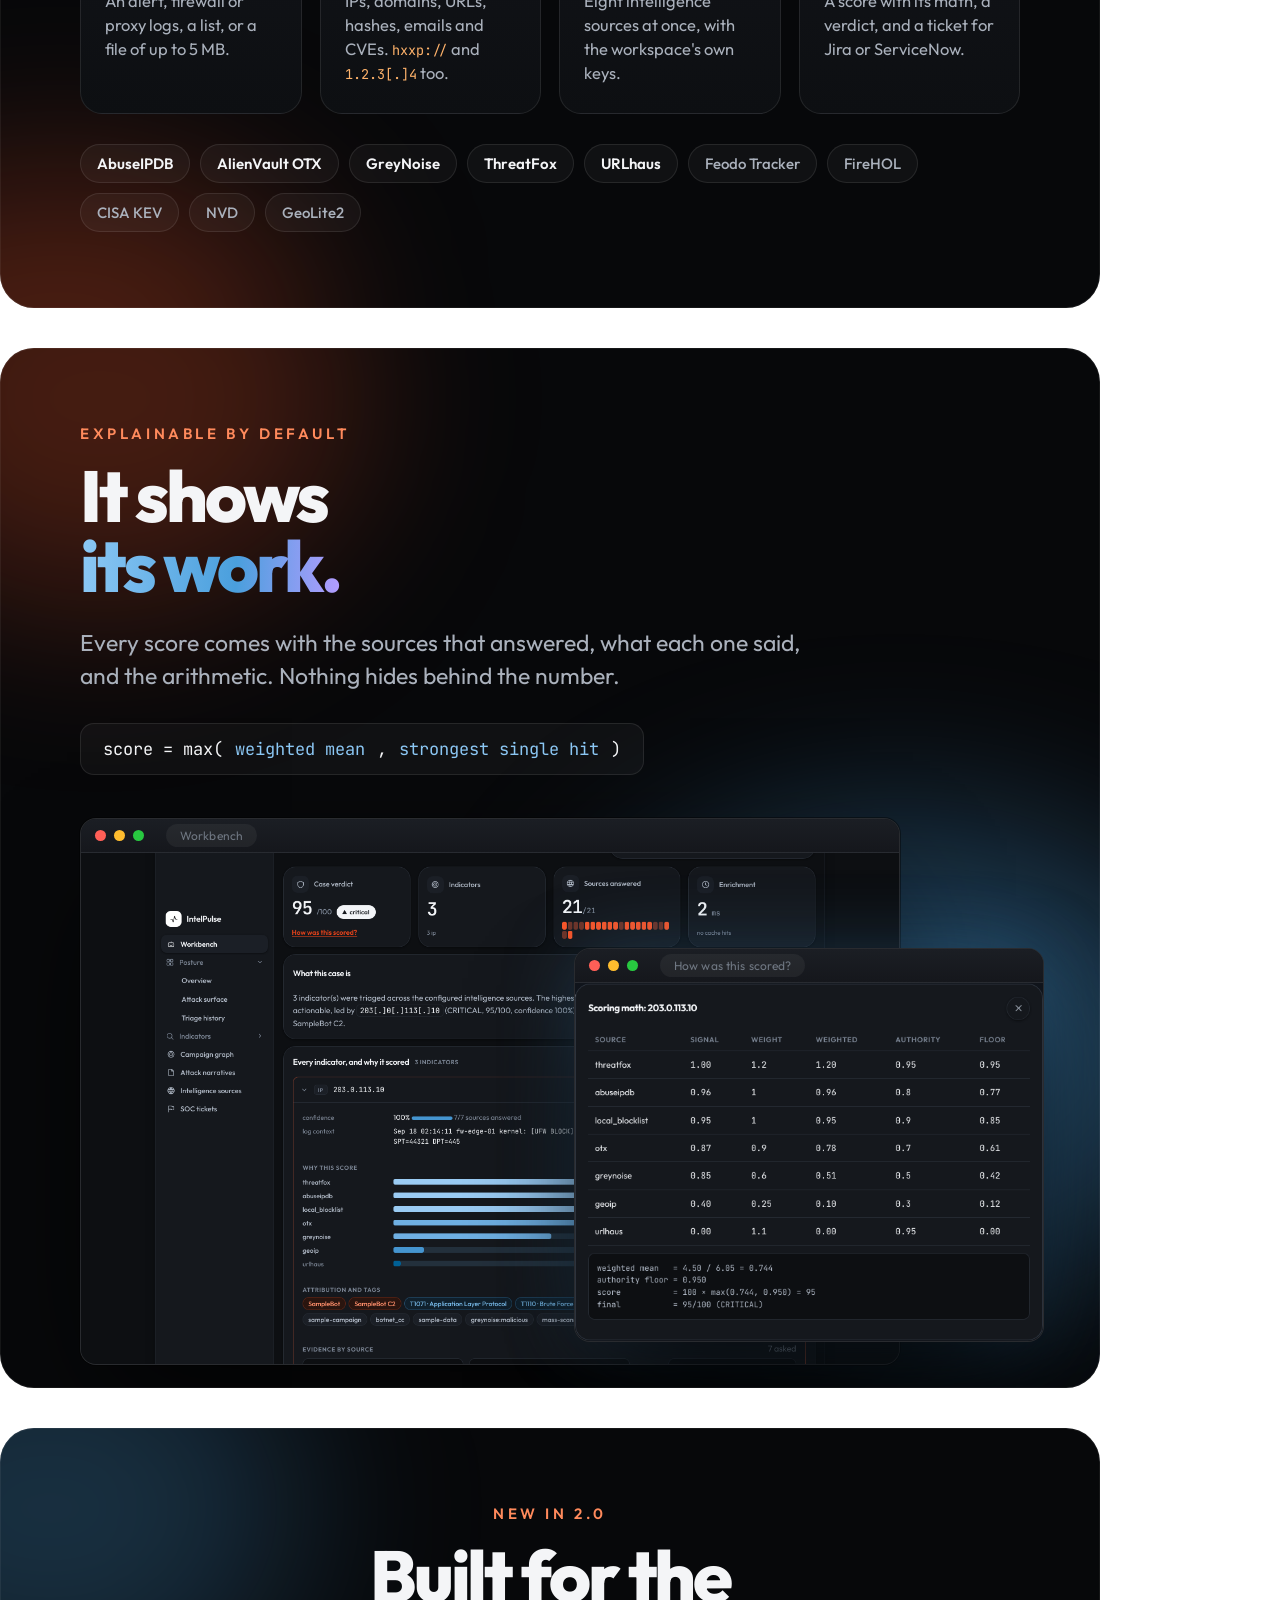
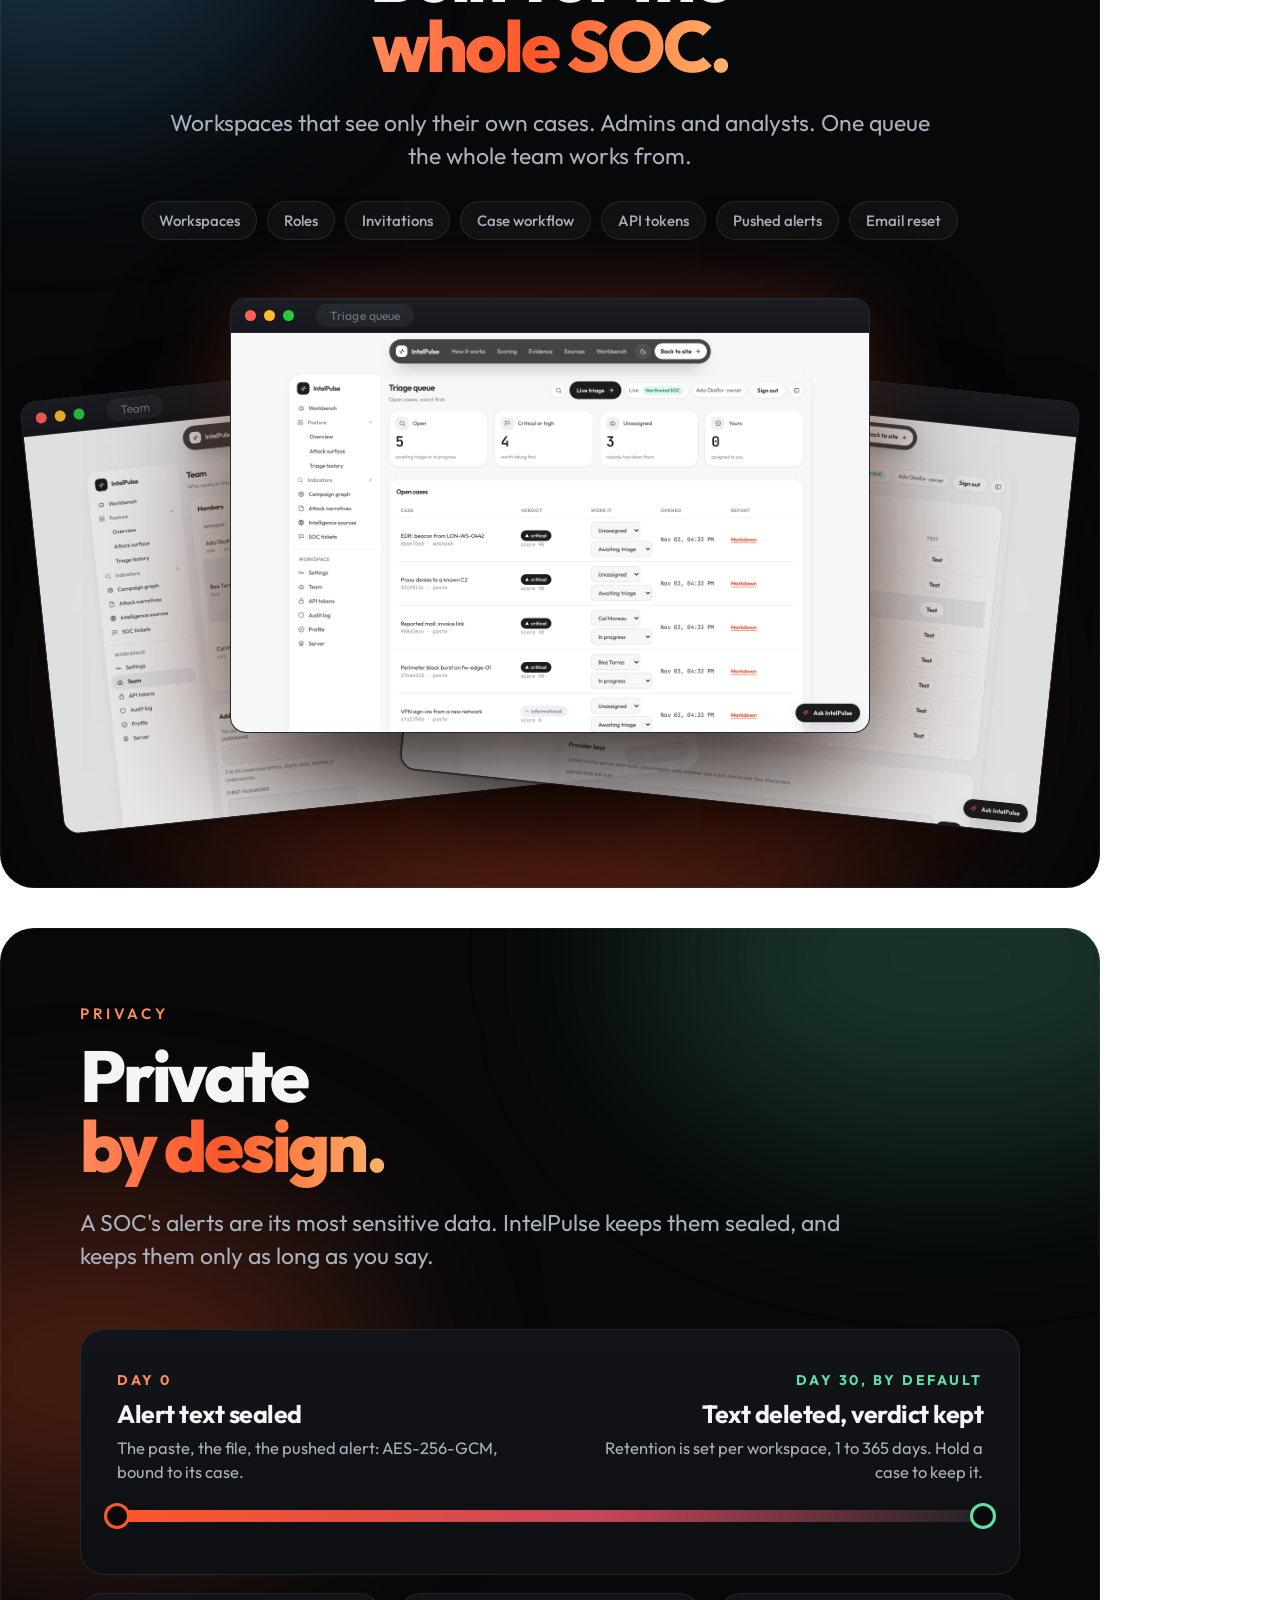
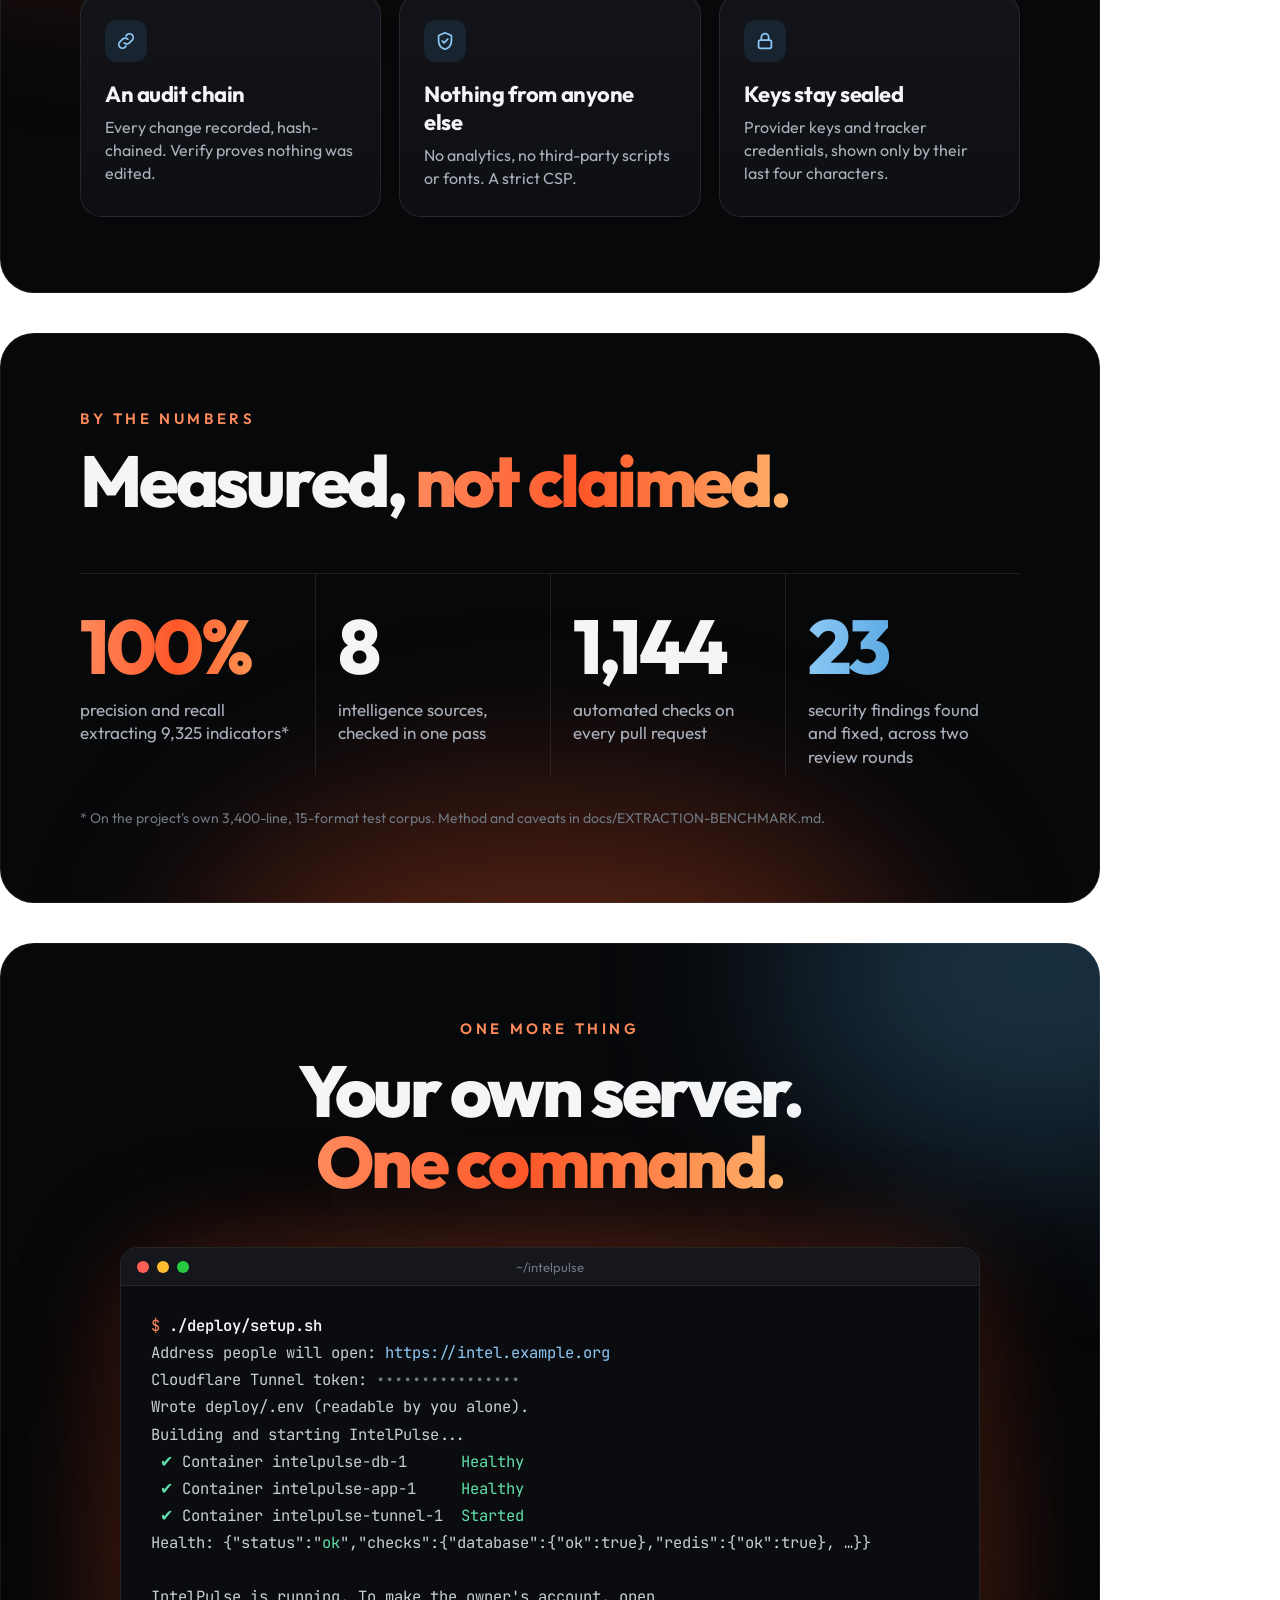
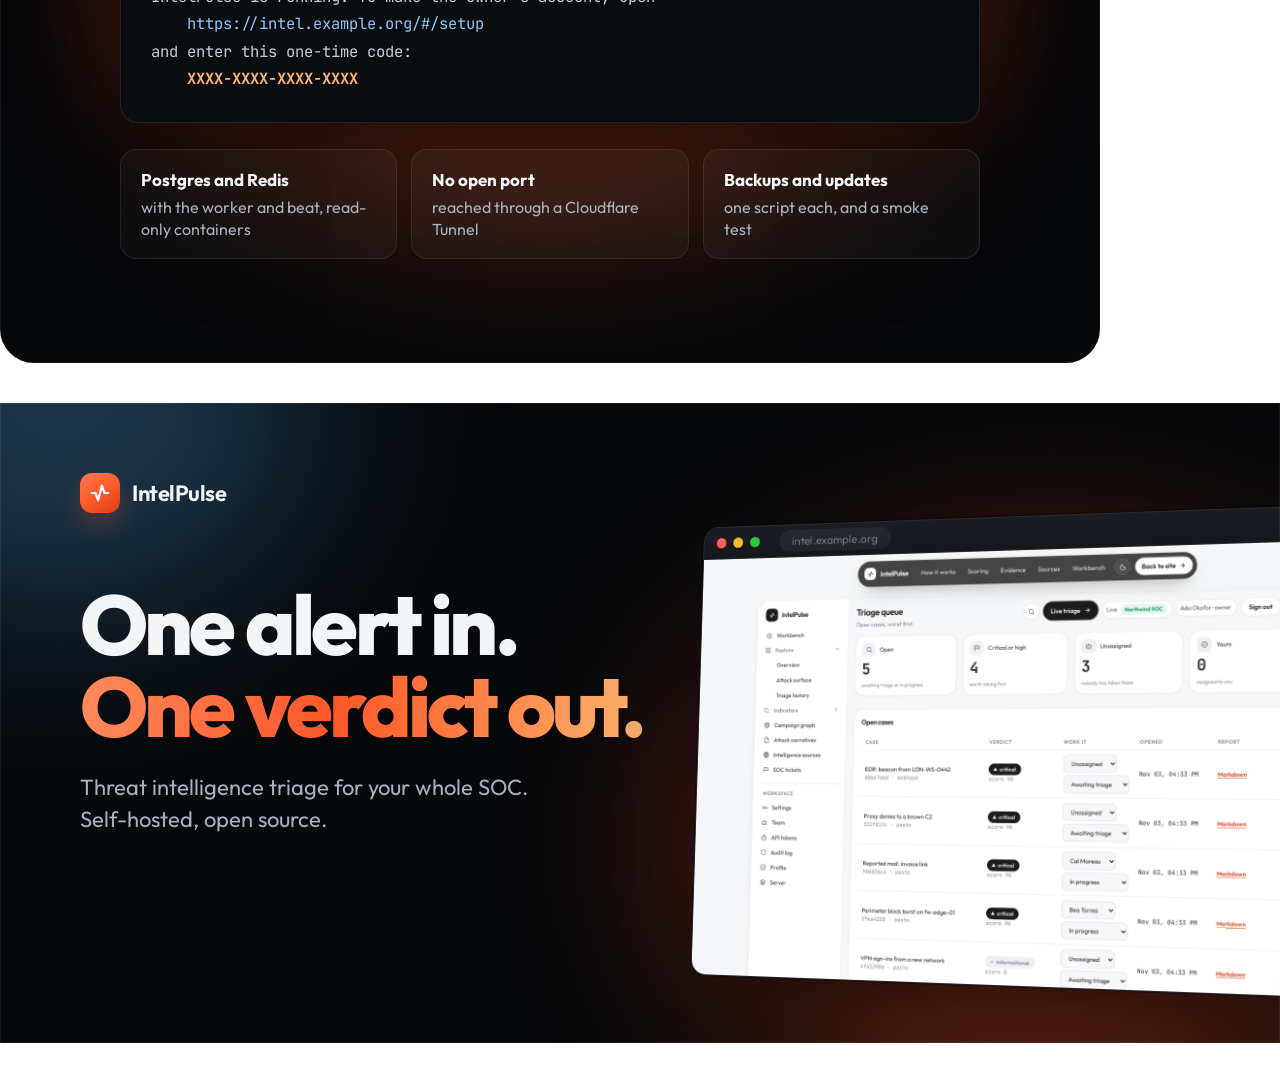
<file: docs/readme/art.html>
<!doctype html>
<!-- The README's key art, one <section class="slide"> per image. scripts/readme-art.mjs serves the
     repository, opens this page and saves each slide as docs/readme/<id>.png at twice the pixels.
     Product shots come from docs/screenshots/server-*.png and docs/readme/shots/ (made by the same
     script from the demo); every address in them is RFC 5737 and every name is made up. -->
<html lang="en">
<head>
<meta charset="utf-8">
<title>IntelPulse README art</title>
<style>
  @font-face { font-family: "Outfit"; font-weight: 100 900; font-display: block;
    src: url("/web/assets/fonts/outfit-latin-wght-normal.woff2") format("woff2"); }
  @font-face { font-family: "JetBrains Mono"; font-weight: 100 800; font-display: block;
    src: url("/web/assets/fonts/jetbrains-mono-latin-wght-normal.woff2") format("woff2"); }

  :root {
    --stage: #07080a; --stage-2: #0e1014; --ink: #f4f5f7; --ink-2: #aab1bc; --ink-3: #6f7782;
    --line: rgba(255, 255, 255, .09); --flame: #fe5729; --flame-2: #ff8a5c; --amber: #ffb36b;
    --azure: #4a9fdd; --azure-2: #8cc8f5; --ok: #5fe0a8;
  }
  * { box-sizing: border-box; margin: 0; }
  body { background: transparent; font-family: "Outfit", sans-serif; color: var(--ink);
    -webkit-font-smoothing: antialiased; padding: 40px; display: grid; gap: 40px; justify-content: center; }
  .mono { font-family: "JetBrains Mono", monospace; }

  .slide { width: 1100px; position: relative; overflow: hidden; border-radius: 34px; background: var(--stage);
    padding: 76px 80px; isolation: isolate; }
  .slide::after { content: ""; position: absolute; inset: 0; border-radius: inherit; pointer-events: none;
    box-shadow: inset 0 0 0 1px rgba(255, 255, 255, .06); }
  .glow { position: absolute; border-radius: 50%; filter: blur(90px); z-index: -1; }
  .center { text-align: center; }
  .eyebrow { font-weight: 600; font-size: 15px; letter-spacing: .24em; text-transform: uppercase; color: var(--flame-2); }
  h1, h2 { font-weight: 800; letter-spacing: -.045em; line-height: .98; }
  h1 { font-size: 96px; margin-top: 22px; }
  h2 { font-size: 72px; margin-top: 18px; }
  .grad { background: linear-gradient(92deg, var(--flame-2) 0%, var(--flame) 45%, var(--amber) 100%);
    -webkit-background-clip: text; background-clip: text; color: transparent; }
  .grad-azure { background: linear-gradient(92deg, var(--azure-2), var(--azure) 60%, #b39cff);
    -webkit-background-clip: text; background-clip: text; color: transparent; }
  .sub { font-size: 23px; line-height: 1.45; color: var(--ink-2); margin-top: 24px; max-width: 760px; }
  .center .sub { margin-inline: auto; }

  .brand { display: inline-flex; align-items: center; gap: 12px; font-weight: 650; font-size: 22px; letter-spacing: -.02em; }
  .mark { width: 40px; height: 40px; border-radius: 12px; display: grid; place-items: center;
    background: linear-gradient(145deg, #ff7a4d, var(--flame) 55%, #d93d15); box-shadow: 0 10px 30px -8px rgba(254, 87, 41, .7); }
  .mark svg { width: 22px; height: 22px; fill: none; stroke: #fff; stroke-width: 2.4; stroke-linecap: round; stroke-linejoin: round; }

  /* a browser window around a product shot */
  .frame { border-radius: 16px; overflow: hidden; background: #111317; border: 1px solid rgba(255, 255, 255, .10);
    box-shadow: 0 50px 120px -30px rgba(0, 0, 0, .85), 0 0 0 1px rgba(0, 0, 0, .4); }
  .frame .bar { height: 34px; display: flex; align-items: center; gap: 8px; padding: 0 14px;
    background: linear-gradient(#1b1e24, #15171c); border-bottom: 1px solid rgba(255, 255, 255, .06); }
  .frame .bar i { width: 11px; height: 11px; border-radius: 50%; background: #3a3f48; }
  .frame .bar i:nth-child(1) { background: #ff5f57; } .frame .bar i:nth-child(2) { background: #febc2e; } .frame .bar i:nth-child(3) { background: #28c840; }
  .frame .bar span { margin-left: 14px; font-size: 12px; color: var(--ink-3); background: rgba(255, 255, 255, .05);
    padding: 4px 14px; border-radius: 999px; letter-spacing: .01em; }
  .frame img { display: block; width: 100%; }

  .chips { display: flex; flex-wrap: wrap; gap: 10px; }
  .center .chips { justify-content: center; }
  .chip { font-size: 15px; font-weight: 500; color: var(--ink-2); padding: 9px 16px; border-radius: 999px;
    background: rgba(255, 255, 255, .04); border: 1px solid var(--line); }
  .chip b { color: var(--ink); font-weight: 600; }

  /* ── hero ── */
  #hero { padding-bottom: 0; height: 1080px; }
  #hero .stack { position: relative; z-index: 1; }
  #hero .shot { position: absolute; left: 70px; right: 70px; top: 560px; perspective: 1800px; }
  #hero .shot .frame { transform: rotateX(20deg); transform-origin: 50% 0; }
  #hero .fade { position: absolute; inset: auto 0 0 0; height: 220px; z-index: 2;
    background: linear-gradient(transparent, var(--stage) 85%); }

  /* ── how it works ── */
  .steps { display: grid; grid-template-columns: repeat(4, 1fr); gap: 18px; margin-top: 54px; position: relative; }
  .steps::before { content: ""; position: absolute; left: 6%; right: 6%; top: 37px; height: 2px;
    background: linear-gradient(90deg, rgba(254, 87, 41, 0), var(--flame) 20%, var(--azure) 80%, rgba(74, 159, 221, 0)); opacity: .55; }
  .step { position: relative; padding: 26px 24px 28px; border-radius: 22px; background: linear-gradient(180deg, #121419, #0d0f12);
    border: 1px solid var(--line); }
  .step .n { width: 24px; height: 24px; border-radius: 50%; display: grid; place-items: center; font-size: 12px; font-weight: 700;
    color: #fff; background: var(--flame); box-shadow: 0 0 0 6px rgba(254, 87, 41, .16); position: relative; margin-bottom: 26px; }
  .step:nth-child(3) .n, .step:nth-child(4) .n { background: var(--azure); box-shadow: 0 0 0 6px rgba(74, 159, 221, .18); }
  .step h3 { font-size: 27px; font-weight: 700; letter-spacing: -.03em; }
  .step p { margin-top: 10px; font-size: 16.5px; line-height: 1.45; color: var(--ink-2); }
  .step code { font-family: "JetBrains Mono", monospace; font-size: 13.5px; color: var(--amber); }

  /* ── shows its work ── */
  #work { height: 1040px; }
  .formula { display: inline-flex; gap: 12px; align-items: center; margin-top: 30px; padding: 14px 22px; border-radius: 14px;
    font-family: "JetBrains Mono", monospace; font-size: 17px; color: var(--ink); background: rgba(255, 255, 255, .04);
    border: 1px solid var(--line); }
  .formula em { font-style: normal; color: var(--azure-2); }
  #work .main { position: absolute; left: 80px; width: 820px; top: 470px; }
  #work .float { position: absolute; right: 56px; top: 600px; width: 470px; }
  #work .float .frame { box-shadow: 0 50px 120px -20px rgba(0, 0, 0, .9), 0 0 80px -10px rgba(74, 159, 221, .35); }

  /* ── the whole SOC ── */
  #soc { height: 1060px; }
  #soc .fan { position: absolute; left: 0; right: 0; top: 470px; height: 600px; }
  #soc .fan .frame { position: absolute; width: 640px; }
  #soc .fan .left { left: 40px; top: 70px; transform: rotate(-6deg); opacity: .9; }
  #soc .fan .right { right: 40px; top: 70px; transform: rotate(6deg); opacity: .9; }
  #soc .fan .front { left: 230px; width: 640px; top: 0; z-index: 2;
    box-shadow: 0 60px 140px -20px rgba(0, 0, 0, .95), 0 0 100px -20px rgba(254, 87, 41, .35); }

  /* ── private by design ── */
  .timeline { margin-top: 56px; padding: 34px 36px 30px; border-radius: 24px; background: linear-gradient(180deg, #121419, #0d0f12);
    border: 1px solid var(--line); }
  .track { position: relative; height: 12px; border-radius: 999px; margin: 26px 0 22px;
    background: linear-gradient(90deg, var(--flame) 0%, #c9465a 55%, rgba(255, 255, 255, .08) 100%); }
  .track .dot { position: absolute; top: 50%; width: 26px; height: 26px; margin: -13px 0 0 -13px; border-radius: 50%;
    background: var(--stage); border: 3px solid var(--flame); }
  .track .dot.end { border-color: var(--ok); }
  .ends { display: flex; justify-content: space-between; gap: 40px; }
  .ends div { max-width: 430px; }
  .ends .day { font-size: 14px; font-weight: 700; letter-spacing: .18em; text-transform: uppercase; color: var(--flame-2); }
  .ends .end .day { color: var(--ok); }
  .ends h4 { margin-top: 8px; font-size: 25px; font-weight: 700; letter-spacing: -.02em; }
  .ends p { margin-top: 6px; color: var(--ink-2); font-size: 16.5px; line-height: 1.45; }
  .ends .end { text-align: right; }
  .cards { display: grid; grid-template-columns: repeat(3, 1fr); gap: 18px; margin-top: 18px; }
  .card { padding: 26px 24px; border-radius: 22px; background: linear-gradient(180deg, #121419, #0d0f12); border: 1px solid var(--line); }
  .card .ico { width: 42px; height: 42px; border-radius: 12px; display: grid; place-items: center; background: rgba(74, 159, 221, .12); margin-bottom: 18px; }
  .card .ico svg { width: 22px; height: 22px; fill: none; stroke: var(--azure-2); stroke-width: 1.9; stroke-linecap: round; stroke-linejoin: round; }
  .card h4 { font-size: 22px; font-weight: 700; letter-spacing: -.02em; }
  .card p { margin-top: 8px; color: var(--ink-2); font-size: 16px; line-height: 1.45; }

  /* ── by the numbers ── */
  .numbers { display: grid; grid-template-columns: repeat(4, 1fr); gap: 0; margin-top: 56px; border-top: 1px solid var(--line); }
  .num { padding: 34px 22px 6px; border-left: 1px solid var(--line); }
  .num:first-child { border-left: 0; padding-left: 0; }
  .num b { display: block; font-size: 76px; font-weight: 800; letter-spacing: -.05em; line-height: 1; }
  .num span { display: block; margin-top: 14px; color: var(--ink-2); font-size: 17px; line-height: 1.4; }
  .foot { margin-top: 34px; color: var(--ink-3); font-size: 14px; }

  /* ── one more thing ── */
  #more { height: 1020px; }
  .term { margin: 50px auto 0; width: 860px; border-radius: 18px; overflow: hidden; background: #0b0c0f; border: 1px solid rgba(255, 255, 255, .10);
    box-shadow: 0 50px 120px -30px rgba(0, 0, 0, .9), 0 0 120px -30px rgba(254, 87, 41, .45); text-align: left; }
  .term .bar { height: 38px; display: flex; align-items: center; gap: 8px; padding: 0 16px; background: #15171c; border-bottom: 1px solid rgba(255, 255, 255, .06); }
  .term .bar i { width: 12px; height: 12px; border-radius: 50%; }
  .term .bar i:nth-child(1) { background: #ff5f57; } .term .bar i:nth-child(2) { background: #febc2e; } .term .bar i:nth-child(3) { background: #28c840; }
  .term .bar span { margin: 0 auto; transform: translateX(-30px); font-size: 13px; color: var(--ink-3); }
  .term pre { padding: 26px 30px 30px; font-family: "JetBrains Mono", monospace; font-size: 15.5px; line-height: 1.75; color: #c9ced6; white-space: pre-wrap; }
  .term .p { color: var(--flame-2); } .term .c { color: var(--ink); font-weight: 600; } .term .ok { color: var(--ok); }
  .term .dim { color: var(--ink-3); } .term .url { color: var(--azure-2); } .term .code { color: var(--amber); font-weight: 700; }
  .three { display: grid; grid-template-columns: repeat(3, 1fr); gap: 14px; width: 860px; margin: 26px auto 0; }
  .three div { padding: 18px 20px; border-radius: 16px; background: rgba(255, 255, 255, .035); border: 1px solid var(--line);
    font-size: 16px; color: var(--ink-2); line-height: 1.4; text-align: left; }
  .three b { display: block; color: var(--ink); font-size: 17px; margin-bottom: 4px; }

  /* ── social preview (1280 x 640) ── */
  #social { width: 1280px; height: 640px; border-radius: 0; padding: 70px 80px; }
  #social .shot { position: absolute; right: -90px; top: 110px; width: 700px; transform: perspective(1600px) rotateY(-14deg) rotateX(4deg); }
</style>
</head>
<body>

<svg width="0" height="0" style="position:absolute"><defs>
  <symbol id="pulse" viewBox="0 0 24 24"><path d="M3 12h4l3 8 4-16 3 8h4"/></symbol>
  <symbol id="lock" viewBox="0 0 24 24"><rect x="5" y="11" width="14" height="9" rx="2"/><path d="M8 11V8a4 4 0 0 1 8 0v3"/></symbol>
  <symbol id="chain" viewBox="0 0 24 24"><path d="M10 14a4 4 0 0 0 5.7 0l3-3a4 4 0 0 0-5.7-5.7l-1 1"/><path d="M14 10a4 4 0 0 0-5.7 0l-3 3a4 4 0 0 0 5.7 5.7l1-1"/></symbol>
  <symbol id="shield" viewBox="0 0 24 24"><path d="M12 3l7 3v6c0 4.4-3 7.6-7 9-4-1.4-7-4.6-7-9V6z"/><path d="M9 12l2 2 4-4"/></symbol>
</defs></svg>

<!-- 1. the hero -->
<section class="slide center" id="hero">
  <div class="glow" style="width:760px;height:520px;left:170px;top:520px;background:rgba(254,87,41,.55)"></div>
  <div class="glow" style="width:520px;height:420px;left:-120px;top:-160px;background:rgba(74,159,221,.30)"></div>
  <div class="glow" style="width:420px;height:380px;right:-120px;top:120px;background:rgba(179,156,255,.18)"></div>
  <div class="stack">
    <span class="brand"><span class="mark"><svg><use href="#pulse"/></svg></span>IntelPulse</span>
    <p class="eyebrow" style="margin-top:46px">Introducing IntelPulse 2.0</p>
    <h1>One alert in.<br><span class="grad">One verdict out.</span></h1>
    <p class="sub">Every intelligence source, checked in one pass. The arithmetic behind every score. A ticket ready to file. Now for your whole SOC.</p>
  </div>
  <div class="shot"><div class="frame"><div class="bar"><i></i><i></i><i></i><span>intel.example.org</span></div>
    <img src="/docs/screenshots/server-overview.png" alt=""></div></div>
  <div class="fade"></div>
</section>

<!-- 2. how it works -->
<section class="slide" id="how">
  <div class="glow" style="width:600px;height:360px;right:-160px;top:-140px;background:rgba(74,159,221,.30)"></div>
  <div class="glow" style="width:520px;height:320px;left:-200px;bottom:-180px;background:rgba(254,87,41,.28)"></div>
  <p class="eyebrow">How it works</p>
  <h2>Paste anything.<br><span class="grad">Get the answer.</span></h2>
  <div class="steps">
    <div class="step"><div class="n">1</div><h3>Paste</h3><p>An alert, firewall or proxy logs, a list, or a file of up to 5 MB.</p></div>
    <div class="step"><div class="n">2</div><h3>Extract</h3><p>IPs, domains, URLs, hashes, emails and CVEs. <code>hxxp://</code> and <code>1.2.3[.]4</code> too.</p></div>
    <div class="step"><div class="n">3</div><h3>Enrich</h3><p>Eight intelligence sources at once, with the workspace's own keys.</p></div>
    <div class="step"><div class="n">4</div><h3>Decide</h3><p>A score with its math, a verdict, and a ticket for Jira or ServiceNow.</p></div>
  </div>
  <div class="chips" style="margin-top:30px">
    <span class="chip"><b>AbuseIPDB</b></span><span class="chip"><b>AlienVault OTX</b></span><span class="chip"><b>GreyNoise</b></span>
    <span class="chip"><b>ThreatFox</b></span><span class="chip"><b>URLhaus</b></span><span class="chip">Feodo Tracker</span>
    <span class="chip">FireHOL</span><span class="chip">CISA KEV</span><span class="chip">NVD</span><span class="chip">GeoLite2</span>
  </div>
</section>

<!-- 3. it shows its work -->
<section class="slide" id="work">
  <div class="glow" style="width:640px;height:460px;right:-120px;top:480px;background:rgba(74,159,221,.38)"></div>
  <div class="glow" style="width:520px;height:420px;left:-160px;top:-160px;background:rgba(254,87,41,.25)"></div>
  <p class="eyebrow">Explainable by default</p>
  <h2>It shows<br><span class="grad-azure">its work.</span></h2>
  <p class="sub">Every score comes with the sources that answered, what each one said, and the arithmetic. Nothing hides behind the number.</p>
  <div class="formula">score = max( <em>weighted mean</em> , <em>strongest single hit</em> )</div>
  <div class="main"><div class="frame"><div class="bar"><i></i><i></i><i></i><span>Workbench</span></div>
    <img src="/docs/readme/shots/workbench.png" alt=""></div></div>
  <div class="float"><div class="frame"><div class="bar"><i></i><i></i><i></i><span>How was this scored?</span></div>
    <img src="/docs/readme/shots/scoring.png" alt=""></div></div>
</section>

<!-- 4. built for the whole SOC -->
<section class="slide center" id="soc">
  <div class="glow" style="width:820px;height:520px;left:140px;top:600px;background:rgba(254,87,41,.42)"></div>
  <div class="glow" style="width:500px;height:400px;left:-200px;top:-120px;background:rgba(74,159,221,.26)"></div>
  <p class="eyebrow">New in 2.0</p>
  <h2>Built for the<br><span class="grad">whole SOC.</span></h2>
  <p class="sub">Workspaces that see only their own cases. Admins and analysts. One queue the whole team works from.</p>
  <div class="chips" style="margin-top:28px">
    <span class="chip">Workspaces</span><span class="chip">Roles</span><span class="chip">Invitations</span><span class="chip">Case workflow</span>
    <span class="chip">API tokens</span><span class="chip">Pushed alerts</span><span class="chip">Email reset</span>
  </div>
  <div class="fan">
    <div class="frame left"><div class="bar"><i></i><i></i><i></i><span>Team</span></div><img src="/docs/screenshots/server-team.png" alt=""></div>
    <div class="frame right"><div class="bar"><i></i><i></i><i></i><span>Settings</span></div><img src="/docs/screenshots/server-settings.png" alt=""></div>
    <div class="frame front"><div class="bar"><i></i><i></i><i></i><span>Triage queue</span></div><img src="/docs/screenshots/server-queue.png" alt=""></div>
  </div>
</section>

<!-- 5. private by design -->
<section class="slide" id="private">
  <div class="glow" style="width:620px;height:380px;right:-160px;top:-160px;background:rgba(95,224,168,.20)"></div>
  <div class="glow" style="width:560px;height:360px;left:-180px;top:260px;background:rgba(254,87,41,.24)"></div>
  <p class="eyebrow">Privacy</p>
  <h2>Private<br><span class="grad">by design.</span></h2>
  <p class="sub">A SOC's alerts are its most sensitive data. IntelPulse keeps them sealed, and keeps them only as long as you say.</p>
  <div class="timeline">
    <div class="ends">
      <div><p class="day">Day 0</p><h4>Alert text sealed</h4><p>The paste, the file, the pushed alert: AES-256-GCM, bound to its case.</p></div>
      <div class="end"><p class="day">Day 30, by default</p><h4>Text deleted, verdict kept</h4><p>Retention is set per workspace, 1 to 365 days. Hold a case to keep it.</p></div>
    </div>
    <div class="track"><span class="dot" style="left:0%"></span><span class="dot end" style="left:100%"></span></div>
  </div>
  <div class="cards">
    <div class="card"><div class="ico"><svg><use href="#chain"/></svg></div><h4>An audit chain</h4><p>Every change recorded, hash-chained. Verify proves nothing was edited.</p></div>
    <div class="card"><div class="ico"><svg><use href="#shield"/></svg></div><h4>Nothing from anyone else</h4><p>No analytics, no third-party scripts or fonts. A strict CSP.</p></div>
    <div class="card"><div class="ico"><svg><use href="#lock"/></svg></div><h4>Keys stay sealed</h4><p>Provider keys and tracker credentials, shown only by their last four characters.</p></div>
  </div>
</section>

<!-- 6. by the numbers -->
<section class="slide" id="numbers">
  <div class="glow" style="width:700px;height:360px;left:200px;bottom:-260px;background:rgba(254,87,41,.30)"></div>
  <p class="eyebrow">By the numbers</p>
  <h2>Measured, <span class="grad">not claimed.</span></h2>
  <div class="numbers">
    <div class="num"><b class="grad">100%</b><span>precision and recall extracting 9,325 indicators*</span></div>
    <div class="num"><b>8</b><span>intelligence sources, checked in one pass</span></div>
    <div class="num"><b>1,144</b><span>automated checks on every pull request</span></div>
    <div class="num"><b class="grad-azure">23</b><span>security findings found and fixed, across two review rounds</span></div>
  </div>
  <p class="foot">* On the project's own 3,400-line, 15-format test corpus. Method and caveats in docs/EXTRACTION-BENCHMARK.md.</p>
</section>

<!-- 7. one more thing -->
<section class="slide center" id="more">
  <div class="glow" style="width:760px;height:480px;left:170px;top:380px;background:rgba(254,87,41,.40)"></div>
  <div class="glow" style="width:520px;height:380px;right:-200px;top:-160px;background:rgba(74,159,221,.26)"></div>
  <p class="eyebrow">One more thing</p>
  <h2>Your own server.<br><span class="grad">One command.</span></h2>
  <div class="term"><div class="bar"><i></i><i></i><i></i><span>~/intelpulse</span></div>
<pre><span class="p">$</span> <span class="c">./deploy/setup.sh</span>
Address people will open: <span class="url">https://intel.example.org</span>
Cloudflare Tunnel token: <span class="dim">••••••••••••••••</span>
Wrote deploy/.env (readable by you alone).
Building and starting IntelPulse...
 <span class="ok">✔</span> Container intelpulse-db-1      <span class="ok">Healthy</span>
 <span class="ok">✔</span> Container intelpulse-app-1     <span class="ok">Healthy</span>
 <span class="ok">✔</span> Container intelpulse-tunnel-1  <span class="ok">Started</span>
Health: {"status":"<span class="ok">ok</span>","checks":{"database":{"ok":true},"redis":{"ok":true}, …}}

IntelPulse is running. To make the owner's account, open
    <span class="url">https://intel.example.org/#/setup</span>
and enter this one-time code:
    <span class="code">XXXX-XXXX-XXXX-XXXX</span></pre></div>
  <div class="three">
    <div><b>Postgres and Redis</b>with the worker and beat, read-only containers</div>
    <div><b>No open port</b>reached through a Cloudflare Tunnel</div>
    <div><b>Backups and updates</b>one script each, and a smoke test</div>
  </div>
</section>

<!-- 8. the repository's social preview -->
<section class="slide" id="social">
  <div class="glow" style="width:700px;height:520px;right:-120px;top:180px;background:rgba(254,87,41,.50)"></div>
  <div class="glow" style="width:520px;height:420px;left:-200px;top:-200px;background:rgba(74,159,221,.30)"></div>
  <span class="brand"><span class="mark"><svg><use href="#pulse"/></svg></span>IntelPulse</span>
  <h1 style="font-size:84px;margin-top:70px">One alert in.<br><span class="grad">One verdict out.</span></h1>
  <p class="sub" style="max-width:470px;font-size:22px">Threat intelligence triage for your whole SOC. Self-hosted, open source.</p>
  <div class="shot"><div class="frame"><div class="bar"><i></i><i></i><i></i><span>intel.example.org</span></div>
    <img src="/docs/screenshots/server-queue.png" alt=""></div></div>
</section>

</body>
</html>
</file>
<file: web/assets/fonts.css>
/* Outfit and JetBrains Mono, served from this site (SIL Open Font License 1.1,
   see fonts/Outfit-OFL.txt and fonts/JetBrainsMono-OFL.txt). Bundled so that
   neither the server nor the demo asks Google Fonts for anything: a SOC tool
   should not tell a third party who opened it. Variable files from Fontsource
   5.3.0 (@fontsource-variable/outfit, @fontsource-variable/jetbrains-mono),
   Latin and Latin Extended only; other scripts fall back to the system font. */

@font-face {
  font-family: "Outfit";
  font-style: normal;
  font-display: swap;
  font-weight: 100 900;
  src: url("fonts/outfit-latin-wght-normal.woff2") format("woff2");
  unicode-range: U+0000-00FF, U+0131, U+0152-0153, U+02BB-02BC, U+02C6, U+02DA, U+02DC, U+0304, U+0308, U+0329, U+2000-206F, U+20AC, U+2122, U+2191, U+2193, U+2212, U+2215, U+FEFF, U+FFFD;
}

@font-face {
  font-family: "Outfit";
  font-style: normal;
  font-display: swap;
  font-weight: 100 900;
  src: url("fonts/outfit-latin-ext-wght-normal.woff2") format("woff2");
  unicode-range: U+0100-02BA, U+02BD-02C5, U+02C7-02CC, U+02CE-02D7, U+02DD-02FF, U+0304, U+0308, U+0329, U+1D00-1DBF, U+1E00-1E9F, U+1EF2-1EFF, U+2020, U+20A0-20AB, U+20AD-20C0, U+2113, U+2C60-2C7F, U+A720-A7FF;
}

@font-face {
  font-family: "JetBrains Mono";
  font-style: normal;
  font-display: swap;
  font-weight: 100 800;
  src: url("fonts/jetbrains-mono-latin-wght-normal.woff2") format("woff2");
  unicode-range: U+0000-00FF, U+0131, U+0152-0153, U+02BB-02BC, U+02C6, U+02DA, U+02DC, U+0304, U+0308, U+0329, U+2000-206F, U+20AC, U+2122, U+2191, U+2193, U+2212, U+2215, U+FEFF, U+FFFD;
}

@font-face {
  font-family: "JetBrains Mono";
  font-style: normal;
  font-display: swap;
  font-weight: 100 800;
  src: url("fonts/jetbrains-mono-latin-ext-wght-normal.woff2") format("woff2");
  unicode-range: U+0100-02BA, U+02BD-02C5, U+02C7-02CC, U+02CE-02D7, U+02DD-02FF, U+0304, U+0308, U+0329, U+1D00-1DBF, U+1E00-1E9F, U+1EF2-1EFF, U+2020, U+20A0-20AB, U+20AD-20C0, U+2113, U+2C60-2C7F, U+A720-A7FF;
}
</file>
<file: web/assets/suite.css>
/* ═══════════════════════════════════════════════════════════════════════
   IntelPulse — marketing site + operator console.
   Light-first, sky-gradient, glass panels, one hot accent.
   Every figure on this page is synthetic sample data.
   ═══════════════════════════════════════════════════════════════════════ */

:root {
  /* brand */
  --flame:       #fe5729;
  --flame-deep:  #e8431a;
  --flame-wash:  #fff1ec;
  /* Flame carries fills; these two carry text. White on --flame is 3.18:1 and
     --flame-deep on --flame-wash is 3.63:1 — neither passes at label sizes. */
  --flame-ink:   #d93d15;   /* white on it: 4.54:1 */
  --flame-ink-2: #b3300e;   /* on --flame-wash: 5.69:1 */
  --azure:       #4a9fdd;
  --azure-wash:  #eaf4fd;
  --azure-ink:   #0b6ea8;   /* on --azure-wash: 4.95:1 */

  /* neutrals, biased a touch warm so they sit under the flame */
  --ink:         #1c1c1c;
  --ink-2:       #4a4f57;
  --ink-3:       #7b8490;
  --paper:       #ffffff;
  --ground:      #f6f7f9;
  --ground-2:    #eef0f4;
  --line:        #e8ebf0;
  --line-2:      #d9dee6;

  /* sky band */
  --sky-top:     #a9d3f2;
  --sky-mid:     #cfe6f8;
  --sky-low:     #eef6fd;

  --glass:       rgba(255, 255, 255, .58);
  --glass-line:  rgba(255, 255, 255, .72);
  --shade-sm:    0 1px 2px rgba(20, 28, 43, .05);
  --shade:       0 8px 24px -12px rgba(20, 28, 43, .18);
  --shade-lg:    0 34px 70px -34px rgba(20, 28, 43, .40);
  --flame-glow:  0 18px 46px -16px rgba(254, 87, 41, .55);

  --r-sm: 10px; --r: 16px; --r-lg: 22px; --r-xl: 28px; --r-full: 999px;
  --sans: "Outfit", ui-sans-serif, system-ui, -apple-system, "Segoe UI", sans-serif;
  --mono: "JetBrains Mono", ui-monospace, SFMono-Regular, Menlo, monospace;

  --t-fast: 140ms; --t: 240ms; --t-slow: 620ms;
  --ease: cubic-bezier(.22, 1, .36, 1);

  /* Severity and the evidence ramp, for the workbench and the graph. Copied
     value-for-value from tokens.css, which is where they were validated (the
     ramp against the ordinal gate, every severity at 4.5:1 on its card, its
     page and its own wash). A guard in tokens.test.mjs holds the two files to
     the same values: recompute there, never recolour here. */
  --ramp-1: #74b1e2; --ramp-2: #4a98d1; --ramp-3: #1a7fbe; --ramp-4: #00669e; --ramp-5: #004e7c;
  --ramp-track: rgba(26, 127, 190, .12);
  --sev-critical: #b3122f; --sev-high: #b3400a; --sev-medium: #7a6500;
  --sev-low: #0b6ea8; --sev-info: #566072; --sev-ok: #07704b;
  --sev-critical-bg: rgba(179, 18, 47, .10); --sev-high-bg: rgba(179, 64, 10, .10);
  --sev-medium-bg: rgba(122, 101, 0, .10); --sev-low-bg: rgba(11, 110, 168, .10);
  --sev-info-bg: rgba(86, 96, 114, .09); --sev-ok-bg: rgba(7, 112, 75, .10);
  /* The campaign graph's four node kinds: the validated categorical set from the
     standalone graph (closest pair 0.129 in OKLab, against a 0.12 floor). One
     set for both themes: they are fills under a white glint, never text. */
  --cg-hub: #d93d15; --cg-malware: #b3124f; --cg-infra: #5a44c4; --cg-ioc: #0b6ea8;
  --cg-glint: #ffffff;
  /* Depth: one light, from the top left. A raised edge catches --depth-hi and its underside
     --depth-lo; a floating thing casts --depth-contact on the stage below it. */
  --depth-top: rgba(255, 255, 255, .72); --depth-hi: rgba(255, 255, 255, .92); --depth-lo: rgba(16, 24, 40, .07);
  --depth-shadow: rgba(16, 24, 40, .26); --depth-contact: rgba(16, 24, 40, .30); --depth-glare: rgba(255, 255, 255, .6);
  --depth-spec: rgba(255, 255, 255, .95); --depth-sheen: rgba(255, 255, 255, .48);

  color-scheme: light;
}

:root[data-theme="dark"] {
  --depth-top: rgba(255, 255, 255, .035); --depth-hi: rgba(255, 255, 255, .065); --depth-lo: rgba(0, 0, 0, .42);
  --depth-shadow: rgba(0, 0, 0, .72); --depth-contact: rgba(0, 0, 0, .7); --depth-glare: rgba(255, 255, 255, .075);
  --depth-spec: rgba(255, 255, 255, .62); --depth-sheen: rgba(255, 255, 255, .3);
  --ink:        #f3f5f8;
  --ink-2:      #b3bcc9;
  --ink-3:      #7d8796;
  --paper:      #15181d;
  --ground:     #0d0f12;
  --ground-2:   #1b1f26;
  --line:       #262b33;
  --line-2:     #333a45;
  --flame-wash: #2a150f;
  --flame-ink:  #e8431a;
  --flame-ink-2:#ff8f6b;
  --azure-wash: #10202c;
  --azure-ink:  #7cc0f0;
  --sky-top:    #0f2233;
  --sky-mid:    #122536;
  --sky-low:    #0d0f12;
  --glass:      rgba(28, 33, 41, .58);
  --glass-line: rgba(255, 255, 255, .07);
  --shade-sm:   0 1px 2px rgba(0, 0, 0, .5);
  --shade:      0 10px 26px -14px rgba(0, 0, 0, .8);
  --shade-lg:   0 34px 70px -34px rgba(0, 0, 0, .9);
  --ramp-1: #006095; --ramp-2: #127ab9; --ramp-3: #4595d0; --ramp-4: #6fb0e3; --ramp-5: #9acbf3;
  --ramp-track: rgba(111, 176, 227, .16);
  --sev-critical: #ff8095; --sev-high: #ff9e5e; --sev-medium: #e3ce63;
  --sev-low: #6fb0e3; --sev-info: #9aa6b8; --sev-ok: #5fe0a8;
  --sev-critical-bg: rgba(255, 128, 149, .14); --sev-high-bg: rgba(255, 158, 94, .14);
  --sev-medium-bg: rgba(227, 206, 99, .14); --sev-low-bg: rgba(111, 176, 227, .14);
  --sev-info-bg: rgba(154, 166, 184, .12); --sev-ok-bg: rgba(95, 224, 168, .14);

  color-scheme: dark;
}

* { box-sizing: border-box; }
/* An <svg> with no intrinsic size defaults to 300x150 and detonates the
   layout it sits in. Icons get a default here; charts set their own. */
svg { width: 16px; height: 16px; flex: none; }
.gauge svg, #bento-line svg, .bars svg, svg[width="0"] { width: 100%; height: auto; flex: initial; }
html { scroll-behavior: smooth; }
:where(section, .strip, footer)[id], .sec { scroll-margin-top: 104px; }
body {
  margin: 0;
  background: var(--ground);
  color: var(--ink);
  font-family: var(--sans);
  font-size: 15px;
  line-height: 1.55;
  -webkit-font-smoothing: antialiased;
  overflow-x: hidden;
  transition: background-color var(--t) var(--ease), color var(--t) var(--ease);
}
h1, h2, h3, h4 { margin: 0; letter-spacing: -.03em; text-wrap: balance; font-weight: 700; }
p { margin: 0; }
a { color: inherit; text-decoration: none; }
button { font-family: inherit; cursor: pointer; }
:focus-visible { outline: 2px solid var(--flame); outline-offset: 3px; border-radius: 6px; }
.mono, .num { font-family: var(--mono); font-variant-numeric: tabular-nums; }
.sr { position: absolute; width: 1px; height: 1px; overflow: hidden; clip: rect(0 0 0 0); white-space: nowrap; }

.wrap { width: min(1180px, 100% - 40px); margin-inline: auto; }
@media (max-width: 640px) { .wrap { width: min(1180px, 100% - 32px); } }

/* ─────────────────────────────────────────────── scroll progress + reveal */
#progress {
  position: fixed; top: 0; left: 0; height: 2px; width: 0%; z-index: 120;
  background: linear-gradient(90deg, var(--flame), var(--azure));
}
.rise { opacity: 0; transform: translateY(22px); transition: opacity var(--t-slow) var(--ease), transform var(--t-slow) var(--ease); }
.rise.in { opacity: 1; transform: none; }
@media (prefers-reduced-motion: reduce) {
  .rise { opacity: 1; transform: none; transition: none; }
  html { scroll-behavior: auto; }
  * { animation: none !important; }
}

/* ────────────────────────────────────────────────────────────────── nav */
.nav-shell { position: fixed; top: 14px; left: 0; right: 0; z-index: 100; display: flex; justify-content: center; padding-inline: 16px; }
.nav {
  display: flex; align-items: center; gap: 8px;
  padding: 8px 8px 8px 14px; border-radius: var(--r-full);
  background: rgba(28, 28, 28, .82);
  border: 1px solid rgba(255, 255, 255, .10);
  backdrop-filter: blur(20px) saturate(160%);
  box-shadow: 0 16px 40px -20px rgba(0, 0, 0, .6);
  transition: transform var(--t) var(--ease), box-shadow var(--t) var(--ease);
}
.nav.hide { transform: translateY(-140%); }
.brand { display: flex; align-items: center; gap: 9px; padding-right: 8px; }
.brand .mk {
  width: 26px; height: 26px; border-radius: 9px; display: grid; place-items: center;
  background: var(--paper); color: var(--ink);
}
:root[data-theme="dark"] .brand .mk { background: #fff; color: #111; }
.brand .mk svg { width: 15px; height: 15px; stroke: currentColor; fill: none; stroke-width: 1.8; }
.brand b { color: #fff; font-size: 15px; font-weight: 600; letter-spacing: -.02em; }
.nav-links { display: flex; align-items: center; gap: 2px; }
.nav-links a {
  display: inline-flex; align-items: center; gap: 5px; padding: 8px 12px;
  color: rgba(255, 255, 255, .72); font-size: 13.5px; font-weight: 500; border-radius: var(--r-full);
  transition: color var(--t-fast), background-color var(--t-fast);
}
.nav-links a:hover { color: #fff; background: rgba(255, 255, 255, .08); }
.nav-links svg { width: 11px; height: 11px; stroke: currentColor; fill: none; stroke-width: 2.4; opacity: .7; }
.nav-cta {
  display: inline-flex; align-items: center; gap: 7px; padding: 9px 14px; white-space: nowrap;
  border-radius: var(--r-full); border: 0; background: #fff; color: #1c1c1c;
  font-size: 13.5px; font-weight: 600;
  transition: transform var(--t-fast) var(--ease), box-shadow var(--t-fast);
}
.nav-cta:hover { transform: translateY(-1px); box-shadow: 0 8px 18px -8px rgba(0, 0, 0, .5); }
.nav-cta svg { width: 13px; height: 13px; stroke: currentColor; fill: none; stroke-width: 2.1; }
.icon-ghost {
  width: 34px; height: 34px; display: grid; place-items: center; border-radius: var(--r-full);
  border: 1px solid rgba(255, 255, 255, .14); background: rgba(255, 255, 255, .06); color: #fff;
  transition: background-color var(--t-fast);
}
.icon-ghost:hover { background: rgba(255, 255, 255, .16); }
.icon-ghost svg { width: 15px; height: 15px; stroke: currentColor; fill: none; stroke-width: 1.8; }
.burger {
  display: none; width: 34px; height: 34px; place-items: center; border-radius: var(--r-full);
  border: 1px solid rgba(255, 255, 255, .14); background: rgba(255, 255, 255, .06); color: #fff;
}
.burger svg { width: 16px; height: 16px; stroke: currentColor; fill: none; stroke-width: 1.8; }
@media (max-width: 900px) {
  .nav-links { display: none; }
  .burger { display: grid; }
}
/* On a phone the pill cannot hold brand + theme + burger + a call to action
   without wrapping the button onto two lines. The drawer carries it instead. */
@media (max-width: 560px) { .nav-cta { display: none; } }

/* The drawer the burger opens. Below 900px it is the only way to reach the
   sections, so it carries the nav links and both routes, not a subset. */
.menu-scrim {
  position: fixed; inset: 0; z-index: 98; background: rgba(12, 18, 28, .38);
  opacity: 0; pointer-events: none; transition: opacity var(--t) var(--ease);
  backdrop-filter: blur(2px);
}
.menu-scrim.on { opacity: 1; pointer-events: auto; }
.menu {
  position: fixed; z-index: 99; top: 72px; left: 16px; right: 16px;
  max-width: 420px; margin-inline: auto; padding: 10px;
  border-radius: var(--r-lg); background: rgba(28, 28, 28, .94);
  border: 1px solid rgba(255, 255, 255, .12);
  backdrop-filter: blur(20px) saturate(160%);
  box-shadow: 0 30px 70px -30px rgba(0, 0, 0, .7);
  display: grid; gap: 2px;
  opacity: 0; transform: translateY(-10px) scale(.98); transform-origin: top center;
  pointer-events: none; transition: opacity var(--t) var(--ease), transform var(--t) var(--ease);
}
.menu.on { opacity: 1; transform: none; pointer-events: auto; }
.menu a, .menu button {
  display: flex; align-items: center; gap: 10px; width: 100%; padding: 13px 14px;
  border: 0; background: none; border-radius: var(--r-sm); text-align: left;
  color: rgba(255, 255, 255, .78); font-size: 15px; font-weight: 500;
}
.menu a:hover, .menu button:hover, .menu a:focus-visible, .menu button:focus-visible { background: rgba(255, 255, 255, .09); color: #fff; }
.menu svg { width: 15px; height: 15px; stroke: currentColor; fill: none; stroke-width: 1.8; opacity: .75; }
.menu .menu-cta { margin-top: 6px; background: #fff; color: #1c1c1c; font-weight: 600; justify-content: center; }
.menu .menu-cta:hover { background: #fff; }
.menu .menu-cta svg { opacity: 1; }
.menu hr { border: 0; border-top: 1px solid rgba(255, 255, 255, .10); margin: 6px 4px; }

/* ───────────────────────────────────────────────────────────────── hero */
.sky {
  position: relative; padding-top: 118px; overflow: hidden;
  background:
    linear-gradient(180deg, var(--sky-top) 0%, var(--sky-mid) 38%, var(--sky-low) 72%, var(--ground) 100%);
}
.cloud { position: absolute; border-radius: 50%; filter: blur(34px); background: rgba(255, 255, 255, .82); pointer-events: none; }
:root[data-theme="dark"] .cloud { background: rgba(120, 170, 220, .10); }
.c1 { width: 420px; height: 150px; top: 60px; left: -60px; }
.c2 { width: 520px; height: 180px; top: 140px; right: -80px; }
.c3 { width: 340px; height: 120px; top: 300px; left: 26%; opacity: .7; }
.c4 { width: 280px; height: 110px; top: 40px; left: 48%; opacity: .55; }

.hero { position: relative; text-align: center; padding-block: 44px 0; }
.hero h1 { font-size: clamp(34px, 5.6vw, 62px); line-height: 1.04; font-weight: 700; }
/* A phone on its side is 844x390: 5.6vw of the WIDTH fills the whole height. */
@media (max-height: 560px) and (orientation: landscape) {
  .sky { padding-top: 88px; }
  .hero { padding-block: 22px 0; }
  .hero h1 { font-size: clamp(26px, 3.4vw + 2vh, 40px); }
  .hero p.lede { font-size: 14.5px; margin-top: 12px; }
  .hero-cta { margin-top: 18px; }
  .preview-wrap { margin-top: 26px; }
}
.hero h1 span { display: block; }
.hero p.lede { margin: 18px auto 0; max-width: 560px; color: var(--ink-2); font-size: 15.5px; }
.hero-cta { display: flex; gap: 10px; justify-content: center; margin-top: 26px; flex-wrap: wrap; }

.btn {
  display: inline-flex; align-items: center; gap: 8px; padding: 12px 20px;
  border-radius: var(--r-full); border: 1px solid transparent; font-size: 14px; font-weight: 600;
  transition: transform var(--t-fast) var(--ease), box-shadow var(--t-fast), background-color var(--t-fast), border-color var(--t-fast);
}
.btn svg { width: 14px; height: 14px; stroke: currentColor; fill: none; stroke-width: 2.1; }
.btn:active { transform: scale(.97); }
.btn-dark { background: var(--ink); color: var(--paper); }
:root[data-theme="dark"] .btn-dark { background: #fff; color: #111; }
.btn-dark:hover { transform: translateY(-2px); box-shadow: 0 14px 28px -14px rgba(0, 0, 0, .6); }
.btn-light { background: var(--paper); color: var(--ink); border-color: var(--line); box-shadow: var(--shade-sm); }
.btn-light:hover { transform: translateY(-2px); box-shadow: var(--shade); }
.btn-flame { background: var(--flame); color: #fff; }
.btn-flame:hover { transform: translateY(-2px); box-shadow: var(--flame-glow); }
.btn-sm { padding: 9px 15px; font-size: 13px; }

/* ──────────────────────────────────────────── dashboard preview (hero) */
.preview-wrap { margin-top: 44px; padding-bottom: 60px; perspective: 1600px; }
/* Scale from the top-LEFT: the scaler is a fixed 1180px wide, so a centre
   origin would pin the midpoint of that 1180px to the frame and push the
   whole mock out of a narrow viewport. */
.preview-scaler { width: 1180px; transform-origin: top left; pointer-events: none; }
.preview {
  /* The hero centres its text; the console inside it must not inherit that. */
  text-align: left;
  border-radius: var(--r-xl); overflow: hidden; position: relative; background: var(--paper);
  border: 1px solid var(--line); box-shadow: var(--shade-lg);
  transform: rotateX(4deg) translateY(0); transform-origin: top center;
  transition: transform var(--t-slow) var(--ease);
}
.preview.flat { transform: none; }

/* ────────────────────────────────────────────────────── console shell */
.console { display: grid; grid-template-columns: 208px minmax(0, 1fr); min-height: 520px; background: var(--paper); }
.console.compact { grid-template-columns: 64px minmax(0, 1fr); }
.side { border-right: 1px solid var(--line); padding: 14px 10px; background: var(--paper); }
#console-side .side-close { display: none; }   /* .round-btn sets display:grid later — qualify to beat it */
@media (max-width: 1100px) and (min-width: 901px) {
  .console { grid-template-columns: 176px minmax(0, 1fr); }
}
/* Below 900px the rail cannot share the width — it becomes a drawer and the
   console body gets the whole screen. Without this the main column was laid
   out off-screen and clipped away by the shell's own overflow. */
@media (max-width: 900px) {
  .console, .console.compact { grid-template-columns: minmax(0, 1fr); }
  /* #console-side, never ".side": the hero mock contains a picture of this same
     rail, and a blanket rule pulled that picture's sidebar out of the mock and
     pinned it to the viewport. */
  #console-side {
    position: fixed; z-index: 141; top: 0; bottom: 0; left: 0; width: min(280px, 84vw);
    border-right: 1px solid var(--line); overflow-y: auto; overscroll-behavior: contain;
    padding: 16px 12px calc(16px + env(safe-area-inset-bottom, 0px));
    transform: translateX(-110%); transition: transform var(--t) var(--ease);
    box-shadow: 0 0 60px -10px rgba(12, 18, 28, .45);
  }
  .console.drawer #console-side { transform: none; }
  /* #console-side qualifies it: .round-btn sets position:relative later in the
     sheet, and an unqualified .side-close would lose to it. */
  #console-side .side-close { display: grid; position: absolute; top: 14px; right: 12px; z-index: 1; }
  #console-side .side-logo { padding-right: 56px; }
  .drawer-scrim {
    position: fixed; inset: 0; z-index: 140; background: rgba(12, 18, 28, .42);
    opacity: 0; pointer-events: none; transition: opacity var(--t) var(--ease);
  }
  .drawer-scrim.on { opacity: 1; pointer-events: auto; }
  .page-console .console { border-radius: var(--r-lg); }
  .console-main { padding: 14px; }
}

/* the drawer must not stay open when the layout goes back to two columns */
@media (min-width: 901px) { .drawer-scrim { display: none; } }
.side-logo { display: flex; align-items: center; gap: 9px; padding: 4px 8px 14px; }
.side-logo .mk { width: 28px; height: 28px; border-radius: 9px; background: var(--ink); display: grid; place-items: center; }
:root[data-theme="dark"] .side-logo .mk { background: #fff; }
.side-logo .mk svg { width: 15px; height: 15px; stroke: var(--paper); fill: none; stroke-width: 1.8; }
:root[data-theme="dark"] .side-logo .mk svg { stroke: #111; }
.side-logo b { font-size: 14.5px; font-weight: 600; letter-spacing: -.02em; }
.console.compact .side-logo b, .console.compact .nav-item span, .console.compact .nav-group span, .console.compact .badge-n { display: none; }

.nav-group {
  display: flex; align-items: center; gap: 9px; width: 100%; padding: 8px;
  border: 0; background: none; color: var(--ink-3); font-size: 12.5px; font-weight: 500;
  border-radius: var(--r-sm);
}
.nav-group svg.i { width: 15px; height: 15px; flex: 0 0 15px; stroke: currentColor; fill: none; stroke-width: 1.8; }
.nav-group svg.chev { margin-left: auto; width: 12px; height: 12px; stroke: currentColor; fill: none; stroke-width: 2.4; transition: transform var(--t) var(--ease); }
.nav-group[aria-expanded="false"] svg.chev { transform: rotate(-90deg); }
.sub { display: grid; gap: 1px; padding-left: 26px; overflow: hidden; transition: height var(--t) var(--ease); }
.nav-item {
  display: flex; align-items: center; gap: 9px; width: 100%; padding: 8px 10px;
  border: 0; background: none; color: var(--ink-2); font-size: 12.5px; font-weight: 500;
  border-radius: var(--r-sm); text-align: left;
  transition: background-color var(--t-fast), color var(--t-fast);
}
.nav-item:hover { background: var(--ground-2); color: var(--ink); }
.nav-item[aria-current="true"] { background: var(--ground-2); color: var(--ink); font-weight: 600; box-shadow: var(--shade-sm); }
.nav-item svg { width: 15px; height: 15px; flex: 0 0 15px; stroke: currentColor; fill: none; stroke-width: 1.8; }
.badge-n {
  margin-left: auto; font-family: var(--mono); font-size: 10px; font-weight: 600;
  padding: 1px 6px; border-radius: var(--r-full); background: var(--flame-wash); color: var(--flame-deep);
}
.badge-n.blue { background: var(--azure-wash); color: var(--azure); }

/* ────────────────────────────────────────────────────── console body */
/* `grid-template-columns` is not decoration here. Without it the single
   implicit track is sized `auto`, which resolves to the widest child's
   min-content width — 520px for the sources table — so on a 393px phone the
   track grew past the column it sits in, `.table-wrap` was never narrower than
   its own table, its `overflow-x: auto` never engaged, and
   `.console { overflow-x: hidden }` cut the last two columns off with no way to
   scroll to them. minmax(0, 1fr) caps the track at the container and lets the
   wrap do its job. `.console` itself already does this on line 268. */
.console-main { padding: 16px; display: grid; grid-template-columns: minmax(0, 1fr); gap: 14px; align-content: start; background: var(--ground); }
.console-head { display: flex; align-items: flex-start; gap: 14px; flex-wrap: wrap; }
@media (max-width: 720px) {
  .head-right { margin-left: 0; width: 100%; flex-wrap: wrap; }
}
@media (max-width: 480px) {
  .console-head .status-pill { display: none; }
  .console-head h3 { font-size: 17px; }
}
.console-head h3 { font-size: 19px; font-weight: 600; letter-spacing: -.03em; }
.console-head p { color: var(--ink-3); font-size: 12.5px; max-width: 420px; margin-top: 2px; }
.head-right { margin-left: auto; display: flex; align-items: center; gap: 8px; }
.status-pill {
  display: inline-flex; align-items: center; gap: 8px; padding: 6px 10px 6px 8px;
  border-radius: var(--r-full); background: var(--paper); border: 1px solid var(--line);
  font-size: 12px; color: var(--ink-2); box-shadow: var(--shade-sm);
}
.status-pill .on {
  font-size: 11px; font-weight: 600; color: #128a5c; background: #e4f7ee;
  padding: 2px 8px; border-radius: var(--r-full);
}
:root[data-theme="dark"] .status-pill .on { color: #5fe0a8; background: rgba(95, 224, 168, .12); }
.round-btn {
  width: 34px; height: 34px; display: grid; place-items: center; border-radius: var(--r-full);
  background: var(--paper); border: 1px solid var(--line); color: var(--ink-2); box-shadow: var(--shade-sm);
  position: relative; transition: transform var(--t-fast) var(--ease);
}
.round-btn:hover { transform: translateY(-1px); color: var(--ink); }
.round-btn svg { width: 15px; height: 15px; stroke: currentColor; fill: none; stroke-width: 1.8; }

/* KPI row */
.kpis { display: grid; grid-template-columns: repeat(4, minmax(0, 1fr)); gap: 14px; }
/* A view's blocks stack with the same 14px the cards keep side by side. The
   KPI row used to sit flush on the panels beneath it: #console-panels was a
   plain block, so nothing put space between its children. */
#console-panels { display: grid; grid-template-columns: minmax(0, 1fr); gap: 14px; }
@media (max-width: 1000px) { .kpis { grid-template-columns: repeat(2, minmax(0, 1fr)); } }
.card {
  background: var(--paper); border: 1px solid var(--line); border-radius: var(--r-lg);
  box-shadow: var(--shade-sm);
  transition: transform var(--t) var(--ease), box-shadow var(--t) var(--ease), border-color var(--t);
}
.card.hoverable:hover { transform: translateY(-3px); box-shadow: var(--shade); }
.kpi { padding: 14px; display: grid; gap: 10px; }
.kpi-top { display: flex; align-items: center; gap: 9px; }
.kpi-ic {
  width: 30px; height: 30px; border-radius: var(--r-sm); display: grid; place-items: center;
  background: var(--ground-2); color: var(--ink-2);
}
.kpi-ic svg { width: 15px; height: 15px; stroke: currentColor; fill: none; stroke-width: 1.8; }
.kpi-top b { font-size: 12.5px; font-weight: 500; color: var(--ink-2); }
.kpi-more { margin-left: auto; color: var(--ink-3); background: none; border: 0; padding: 2px 4px; border-radius: 6px; }
.kpi-more:hover { background: var(--ground-2); color: var(--ink); }
.kpi .val { font-size: 32px; font-weight: 600; letter-spacing: -.04em; line-height: 1; }
.kpi-foot { display: flex; align-items: center; gap: 8px; }
/* The note yields the space, not the capsule: a flex child will not shrink past
   its content unless it is told it may. */
.kpi-foot small { color: var(--ink-3); font-size: 10.5px; min-width: 0; }
/* A capsule is a shape drawn around one short label. Let that label wrap and the
   shape stops reading as a pill and starts reading as a rendering fault — which
   is what "9% up" did inside every KPI card at phone and tablet widths. A
   capsule is sized by its text, is never squeezed by a flex parent, and never
   breaks across lines. */
.chip, .tag, .pill-sev { white-space: nowrap; flex: 0 0 auto; }
/* Two columns of cards on a phone leaves no room for "vs 90 days ago" and a
   capsule side by side — the note came out as three one-word lines. They get a
   line each instead, note first. */
@media (max-width: 620px) {
  .kpi-foot { flex-wrap: wrap; row-gap: 6px; }
  .kpi-foot small { flex: 1 0 100%; }
}
.chip {
  display: inline-flex; align-items: center; gap: 4px; margin-left: auto;
  padding: 3px 8px; border-radius: var(--r-full); font-size: 10.5px; font-weight: 600;
}
.chip svg { width: 9px; height: 9px; stroke: currentColor; fill: none; stroke-width: 3; }
.chip.up { background: #e4f7ee; color: #128a5c; }
.chip.down { background: var(--flame-wash); color: var(--flame-deep); }
:root[data-theme="dark"] .chip.up { background: rgba(18, 138, 92, .16); color: #5fe0a8; }

/* panels */
.panel-row { display: grid; grid-template-columns: minmax(0, 1.55fr) minmax(0, 1fr); gap: 14px; }
@media (max-width: 1000px) { .panel-row { grid-template-columns: minmax(0, 1fr); } }
.panel { padding: 16px; }
.panel-head { display: flex; align-items: center; gap: 10px; margin-bottom: 14px; }
.panel-head h4 { font-size: 14.5px; font-weight: 600; }
.seg { margin-left: auto; display: flex; gap: 2px; padding: 3px; background: var(--ground-2); border-radius: var(--r-full); }
.seg button {
  border: 0; background: none; color: var(--ink-3); font-size: 11.5px; font-weight: 600;
  padding: 5px 13px; border-radius: var(--r-full); transition: background-color var(--t-fast), color var(--t-fast);
}
.seg button[aria-pressed="true"] { background: var(--paper); color: var(--ink); box-shadow: var(--shade-sm); }
.label-xs { font-size: 10.5px; font-weight: 600; letter-spacing: .06em; text-transform: uppercase; color: var(--ink-3); }

/* severity bar — one row, segments sized by count, each labelled */
.sev { display: flex; gap: 4px; height: 44px; margin-top: 8px; }
.sev span {
  display: grid; place-items: center; border-radius: var(--r-sm); font-size: 11.5px; font-weight: 600;
  white-space: nowrap; overflow: hidden; padding-inline: 10px;
  /* Bands are sized by count, but a band whose label does not fit stops being a
     label — and severity here is never carried by colour alone. The floor is
     the text; the free space above it is what gets shared out by count. */
  min-width: max-content;
  transition: flex-grow var(--t-slow) var(--ease);
}
.sev .critical { background: var(--ink); color: var(--paper); }
:root[data-theme="dark"] .sev .critical { background: #f3f5f8; color: #15181d; }
/* --flame-ink, not --flame: white on #fe5729 is 3.18:1, which is fine for a
   4px bar and not fine for an 11.5px bold label sitting on it. */
.sev .high { background: var(--flame-ink); color: #fff; }
.sev .medium { background: var(--ground-2); color: var(--ink-2); }
.sev .low { background: var(--azure-wash); color: var(--azure-ink); }
/* Below the action threshold, so it is drawn as a band you can read past —
   hatched, but still labelled and still counted. */
.sev .info {
  color: var(--ink-3);
  background:
    repeating-linear-gradient(135deg, var(--line-2) 0 1px, transparent 1px 7px),
    var(--ground);
}
.state-row { display: grid; grid-template-columns: repeat(3, minmax(0, 1fr)); gap: 8px; margin-top: 8px; }
.state-row div {
  padding: 11px; border-radius: var(--r-sm); background: var(--ground-2);
  font-size: 11.5px; font-weight: 500; color: var(--ink-2); text-align: center;
}

/* Proportional widths cannot hold "6 Medium" on a phone — it printed as
   "6 Mediu". Severity is never carried by colour alone here, so the labels
   stay and the bar becomes a stack instead. */
@media (max-width: 560px) {
  .sev { flex-direction: column; height: auto; gap: 6px; }
  .sev span { flex: none !important; min-height: 38px; justify-content: flex-start; padding-inline: 14px; }
  .sev .rest { min-height: 20px; }
  .state-row { grid-template-columns: minmax(0, 1fr); }
}

/* gauge */
.gauge-wrap { display: grid; place-items: center; padding: 6px 0 2px; }
.gauge { position: relative; width: 210px; max-width: 100%; }
.gauge svg { display: block; width: 100%; height: auto; }
.gauge .read { position: absolute; left: 0; right: 0; bottom: 4px; text-align: center; }
.gauge .read b { display: block; font-size: 30px; font-weight: 600; letter-spacing: -.04em; line-height: 1; }
.gauge .read span { font-size: 11px; color: var(--ink-3); }
.legend-row { display: flex; align-items: center; gap: 8px; padding: 7px 0; font-size: 12px; border-top: 1px solid var(--line); }
.legend-row i { width: 9px; height: 9px; border-radius: 3px; }
.legend-row .n { margin-left: auto; font-family: var(--mono); font-weight: 600; }

/* bar + line charts */
.chart-box { padding: 14px; }
.bars { display: flex; align-items: flex-end; gap: 10px; height: 150px; padding-top: 6px; }
.bars .col { flex: 1; display: flex; flex-direction: column; align-items: center; gap: 6px; height: 100%; justify-content: flex-end; }
.bars .stick {
  width: 100%; max-width: 40px; border-radius: 8px 8px 4px 4px; background: var(--ground-2);
  position: relative; transition: height var(--t-slow) var(--ease), background-color var(--t-fast);
}
.bars .col.hot .stick { background: var(--flame); box-shadow: var(--flame-glow); }
.bars .col:hover .stick { background: var(--line-2); }
.bars .col.hot:hover .stick { background: var(--flame-deep); }
.bars .tag {
  position: absolute; top: -22px; left: 50%; translate: -50% 0; white-space: nowrap;
  font-size: 10px; font-weight: 600; padding: 2px 7px; border-radius: var(--r-full);
  background: var(--ink); color: var(--paper);
}
.bars .x { font-size: 10.5px; color: var(--ink-3); }

/* An auto-layout table with nowrap cells grows past width:100% and spills out
   of the card. Fixed layout plus stated column widths keeps it inside, and the
   wrapper takes over on a narrow screen instead of squeezing every column. */
.tag {
  display: inline-block; padding: 3px 9px; border-radius: var(--r-full);
  font-size: 11px; font-weight: 600; letter-spacing: .02em;
  border: 1px solid var(--line-2); color: var(--ink-2); background: var(--ground-2);
}
.tag.live { color: var(--azure); border-color: color-mix(in srgb, var(--azure) 40%, transparent); background: var(--azure-wash); }

/* Scrolling sideways is the answer on a narrow screen, but two things have to
   be true or it is not usable: the reader has to know they can, and the row
   has to stay identifiable once they have. Android draws no resting scrollbar,
   so the first is solved with a shadow at whichever edge still has content
   beyond it — `local` gradients move with the content and cover the `scroll`
   shadows when there is nothing more that way, so it costs no JavaScript and
   is always in step with the real scroll position. */
.table-wrap {
  overflow-x: auto;
  overscroll-behavior-x: contain;          /* don't chain to the page */
  background:
    linear-gradient(to right, var(--paper) 40%, transparent) left center / 34px 100% no-repeat local,
    linear-gradient(to left,  var(--paper) 40%, transparent) right center / 34px 100% no-repeat local,
    radial-gradient(farthest-side at 0 50%, color-mix(in srgb, var(--ink) 16%, transparent), transparent) left center / 13px 100% no-repeat scroll,
    radial-gradient(farthest-side at 100% 50%, color-mix(in srgb, var(--ink) 16%, transparent), transparent) right center / 13px 100% no-repeat scroll;
}
@media (forced-colors: active) {
  /* The shadow carries the "there is more" meaning and forced colours drop it. */
  .table-wrap { background: none; border-inline: 1px solid CanvasText; }
}

.table { width: 100%; min-width: 520px; table-layout: fixed; border-collapse: collapse; font-size: 12.5px; }
.table th { text-align: left; padding: 8px 10px; font-size: 10.5px; letter-spacing: .06em; text-transform: uppercase; color: var(--ink-3); font-weight: 600; border-bottom: 1px solid var(--line); }
.table th:nth-child(1) { width: 27%; }
.table th:nth-child(2) { width: 15%; }   /* "domain" was printing as "dom…" */
.table th:nth-child(3) { width: 17%; }   /* wide enough for the word "critical" */
.table th:nth-child(4) { width: 23%; }   /* and "AbuseIPDB + 1" for the sources */
.table th:nth-child(5) { width: 18%; }
.table td { padding: 10px; border-bottom: 1px solid var(--line); white-space: nowrap; overflow: hidden; text-overflow: ellipsis; }
.table tbody tr { transition: background-color var(--t-fast); }
.table tbody tr:hover { background: var(--ground-2); }

/* Below 560px the table stops being a table.
   A sticky first column was tried first and measured: to keep the name visible
   AND clear the last column at full scroll on a 320px screen, the name column
   has to fall to 86px, which is not a name any more. Four columns do not fit a
   phone, so each row becomes its own block with the header travelling down the
   left as a label. Nothing is off-screen, nothing needs scrolling sideways, and
   the reading order is unchanged for a screen reader because the DOM is not. */
@media (max-width: 560px) {
  .table-wrap { overflow-x: visible; background: none; }
  .table { min-width: 0; display: block; }
  .table thead { position: absolute; width: 1px; height: 1px; overflow: hidden; clip-path: inset(50%); }
  .table tbody, .table tr, .table td { display: block; width: auto; }
  .table tr {
    border: 1px solid var(--line); border-radius: var(--r);
    padding: 12px 14px; margin-bottom: 10px; background: var(--paper);
  }
  .table tr:last-child { margin-bottom: 0; }
  .table td {
    padding: 4px 0; border-bottom: 0; white-space: normal;
    display: grid; grid-template-columns: 8.5em minmax(0, 1fr); gap: 10px; align-items: baseline;
  }
  .table td::before {
    content: attr(data-label);
    font-size: 10.5px; letter-spacing: .06em; text-transform: uppercase;
    color: var(--ink-3); font-weight: 600;
  }
  /* The first cell is the row's title, so it leads rather than being labelled. */
  .table td:first-child { display: block; padding-bottom: 8px; }
  .table td:first-child::before { content: none; }
  .table tbody tr:hover { background: var(--paper); }
}
.pill-sev { font-size: 10.5px; font-weight: 600; padding: 3px 9px; border-radius: var(--r-full); }
.pill-sev.critical { background: var(--ink); color: var(--paper); }
:root[data-theme="dark"] .pill-sev.critical { background: #f3f5f8; color: #15181d; }
/* --flame-deep on --flame-wash is 3.63:1 at 10.5px. --flame-ink-2 is 5.69:1. */
.pill-sev.high { background: var(--flame-wash); color: var(--flame-ink-2); }
.pill-sev.medium { background: var(--ground-2); color: var(--ink-2); }
.pill-sev.low { background: var(--azure-wash); color: var(--azure-ink); }
.pill-sev.info { background: var(--ground-2); color: var(--ink-3); }

/* ──────────────────────────────────────────────── marketing sections */
.strip { padding-block: 30px 42px; }
/* A side scroller: it advances on its own, stops under the cursor, and can be
   dragged or arrow-keyed like any other scroll container. */
.strip .inner {
  position: relative; overflow-x: auto; overflow-y: hidden; overscroll-behavior-x: contain;
  padding: 18px 0; border-radius: var(--r-lg);
  background: var(--glass); border: 1px solid var(--glass-line);
  backdrop-filter: blur(18px) saturate(150%); box-shadow: var(--shade-sm);
  scrollbar-width: none; -ms-overflow-style: none; cursor: grab;
  -webkit-mask-image: linear-gradient(90deg, transparent 0, #000 72px, #000 calc(100% - 72px), transparent 100%);
          mask-image: linear-gradient(90deg, transparent 0, #000 72px, #000 calc(100% - 72px), transparent 100%);
}
.strip .inner::-webkit-scrollbar { display: none; }
.strip .inner:focus-visible { outline: 2px solid var(--flame); outline-offset: 3px; }
.strip .inner.grabbing { cursor: grabbing; }
.mq-track { display: flex; width: max-content; }
.mq-run { display: flex; align-items: center; gap: 46px; padding-right: 46px; flex: none; }
.strip .src {
  display: inline-flex; align-items: center; gap: 9px; white-space: nowrap; user-select: none;
  color: var(--ink-2); font-size: 13.5px; font-weight: 600; opacity: .9;
  transition: color var(--t) var(--ease), opacity var(--t) var(--ease);
}
.strip .src i {
  width: 22px; height: 22px; border-radius: 7px; display: grid; place-items: center; background: var(--ground-2);
  transition: transform var(--t) var(--ease), background var(--t) var(--ease), color var(--t) var(--ease);
}
.strip .src:hover { color: var(--ink); opacity: 1; }
.strip .src:hover i { transform: translateY(-2px); background: var(--flame); color: #fff; box-shadow: var(--flame-glow); }
.strip .src svg { width: 13px; height: 13px; stroke: currentColor; fill: none; stroke-width: 2.1; }

/* The theme swap wipes in as a circle; let the pseudo-elements cross-fade cleanly. */
::view-transition-old(root), ::view-transition-new(root) { animation: none; mix-blend-mode: normal; }
::view-transition-old(root) { z-index: 0; }
::view-transition-new(root) { z-index: 1; }

.sec { padding-block: 64px; }
.sec-head { display: grid; grid-template-columns: minmax(0, 1.1fr) minmax(0, .9fr); gap: 32px; align-items: end; margin-bottom: 32px; }
@media (max-width: 880px) { .sec-head { grid-template-columns: 1fr; gap: 16px; } }
.sec-head h2 { font-size: clamp(24px, 3.4vw, 34px); line-height: 1.12; }
.sec-head p { color: var(--ink-2); font-size: 14.5px; }
.sec-title-c { text-align: center; margin-bottom: 30px; }
.sec-title-c h2 { font-size: clamp(23px, 3.2vw, 31px); }

.eyebrow { font-size: 11px; font-weight: 700; letter-spacing: .14em; text-transform: uppercase; color: var(--flame); margin-bottom: 10px; }

.feature-grid { display: grid; grid-template-columns: repeat(4, minmax(0, 1fr)); gap: 14px; }
@media (max-width: 1000px) { .feature-grid { grid-template-columns: repeat(2, minmax(0, 1fr)); } }
@media (max-width: 560px) { .feature-grid { grid-template-columns: 1fr; } }
.feature {
  display: flex; flex-direction: column; gap: 12px; min-height: 236px; padding: 20px;
  border-radius: var(--r-lg); background: var(--paper); border: 1px solid var(--line);
  box-shadow: var(--shade-sm); text-align: left;
  transition: transform var(--t) var(--ease), box-shadow var(--t) var(--ease);
}
.feature:hover { transform: translateY(-5px); box-shadow: var(--shade); }
.feature .ic { width: 34px; height: 34px; border-radius: var(--r-sm); display: grid; place-items: center; background: var(--ground-2); color: var(--ink-2); }
.feature .ic svg { width: 17px; height: 17px; stroke: currentColor; fill: none; stroke-width: 1.8; }
.feature h3 { font-size: 19px; font-weight: 600; }
.feature p { margin-top: auto; color: var(--ink-3); font-size: 12.5px; }
.feature[aria-pressed="true"] {
  background: linear-gradient(170deg, #ff7a52, var(--flame) 55%, var(--flame-deep));
  border-color: transparent; color: #fff; box-shadow: var(--flame-glow);
  transform: translateY(-5px) scale(1.015);
}
.feature[aria-pressed="true"] .ic { background: rgba(255, 255, 255, .22); color: #fff; }
.feature[aria-pressed="true"] p { color: rgba(255, 255, 255, .88); }

/* bento */
.bento { display: grid; grid-template-columns: minmax(0, 1fr) minmax(0, 1.42fr); gap: 14px; }
@media (max-width: 900px) { .bento { grid-template-columns: 1fr; } }
.bento .card { padding: 20px; }
.bento h3 { font-size: 18px; font-weight: 600; }
.bento .sub { color: var(--ink-3); font-size: 12.5px; margin-top: 6px; }
.tick-list { display: grid; gap: 7px; margin-top: 14px; }
.tick-list span { display: flex; align-items: center; gap: 9px; font-size: 12.5px; color: var(--ink-2); }
.tick-list i { width: 15px; height: 15px; border-radius: 50%; border: 1.5px solid var(--line-2); display: grid; place-items: center; flex: 0 0 15px; }
.tick-list i svg { width: 8px; height: 8px; stroke: var(--flame); fill: none; stroke-width: 3; opacity: 0; transition: opacity var(--t); }
.tick-list span.on i { border-color: var(--flame); }
.tick-list span.on i svg { opacity: 1; }

/* alternating showcase on sky cards */
.show-row { display: grid; grid-template-columns: repeat(2, minmax(0, 1fr)); gap: 40px; align-items: center; }
@media (max-width: 880px) { .show-row { grid-template-columns: 1fr; gap: 22px; } }
.show-row + .show-row { margin-top: 56px; }
.show-row h3 { font-size: clamp(22px, 3vw, 30px); line-height: 1.14; }
.show-row p { color: var(--ink-2); font-size: 14px; margin-top: 12px; }
.show-row .btns { display: flex; gap: 10px; margin-top: 18px; flex-wrap: wrap; }
.sky-card {
  padding: 22px; border-radius: var(--r-xl);
  background: linear-gradient(165deg, var(--sky-top), var(--sky-mid) 60%, var(--sky-low));
  box-shadow: var(--shade);
}
.sky-card .inner { background: var(--paper); border-radius: var(--r-lg); border: 1px solid var(--line); padding: 16px; box-shadow: var(--shade-sm); }

/* CTA band */
.cta-band {
  margin-top: 30px; padding: 64px 24px; border-radius: var(--r-xl); text-align: center;
  background: linear-gradient(175deg, var(--sky-top), var(--sky-mid) 55%, var(--sky-low));
  position: relative; overflow: hidden;
}
.cta-band h2 { font-size: clamp(24px, 3.6vw, 36px); line-height: 1.12; }
.cta-band p { max-width: 520px; margin: 14px auto 0; color: var(--ink-2); font-size: 14px; }
.cta-band .hero-cta { margin-top: 24px; }

/* footer */
.foot {
  margin: 18px 0 26px; padding: 30px; border-radius: var(--r-xl);
  background: var(--glass); border: 1px solid var(--glass-line);
  backdrop-filter: blur(18px) saturate(150%);
  display: grid; grid-template-columns: minmax(0, 1.25fr) repeat(4, minmax(0, 1fr)); gap: 30px;
}
@media (max-width: 980px) { .foot { grid-template-columns: repeat(2, minmax(0, 1fr)); gap: 24px; } }
@media (max-width: 560px) { .foot { grid-template-columns: 1fr; } }
.foot h3 { font-size: 11px; letter-spacing: .1em; text-transform: uppercase; color: var(--ink-3); margin-bottom: 12px; font-weight: 700; }
.foot a { display: block; padding: 4px 0; font-size: 12.5px; color: var(--ink-2); transition: color var(--t-fast); }
.foot a:hover { color: var(--flame); }
.foot .about p { font-size: 12.5px; color: var(--ink-3); margin-top: 10px; max-width: 280px; }
/* Text for a screen reader only. The ↗ says "leaves this site" to a sighted
   reader; this says it to everyone else. */
.sr-only { position: absolute; width: 1px; height: 1px; padding: 0; margin: -1px; overflow: hidden; clip-path: inset(50%); white-space: nowrap; border: 0; }
.foot nav { display: grid; align-content: start; }
.foot .ext { margin-left: 4px; font-size: 11px; color: var(--ink-3); }
.foot a:hover .ext { color: inherit; }
.copyright { text-align: center; color: var(--ink-3); font-size: 11.5px; padding-bottom: 24px; }

/* toast + route transition */
.toast {
  position: fixed; left: 50%; bottom: 26px; translate: -50% 16px; z-index: 130;
  display: flex; align-items: center; gap: 9px; padding: 11px 17px; border-radius: var(--r-full);
  background: var(--ink); color: var(--paper); font-size: 13px; font-weight: 500;
  box-shadow: var(--shade-lg); opacity: 0; pointer-events: none;
  transition: opacity var(--t) var(--ease), translate var(--t) var(--ease);
}
:root[data-theme="dark"] .toast { background: #fff; color: #111; }
.toast.on { opacity: 1; translate: -50% 0; }
@media (max-width: 560px) { .toast { bottom: calc(92px + env(safe-area-inset-bottom, 0px)); } }
.toast svg { width: 15px; height: 15px; stroke: currentColor; fill: none; stroke-width: 1.8; }

/* backwards, not both: an animation that keeps a transform applied also keeps
   a containing block, and position:fixed children inside it stop being fixed
   to the viewport. The entrance looks identical either way. */
.route { animation: routeIn 420ms var(--ease) backwards; }
@keyframes routeIn { from { opacity: 0; transform: translateY(14px); } to { opacity: 1; transform: none; } }
[hidden] { display: none !important; }

.to-top {
  position: fixed; right: 20px; bottom: 22px; z-index: 110;
  width: 42px; height: 42px; border-radius: var(--r-full); display: grid; place-items: center;
  background: var(--ink); color: var(--paper); border: 0; box-shadow: var(--shade);
  opacity: 0; pointer-events: none; transition: opacity var(--t) var(--ease), transform var(--t) var(--ease);
}
:root[data-theme="dark"] .to-top { background: #fff; color: #111; }
.to-top.on { opacity: 1; pointer-events: auto; }
.to-top:hover { transform: translateY(-3px); }
.to-top svg { width: 17px; height: 17px; stroke: currentColor; fill: none; stroke-width: 1.8; }

/* full console page */
.page-console { padding-top: 92px; padding-bottom: 30px; }
.page-console .console { border-radius: var(--r-xl); overflow: hidden; border: 1px solid var(--line); box-shadow: var(--shade); min-height: 640px; }
/* The rail stays with you on a long view. The workbench runs to several
   screens, and a rail that scrolled away left an empty column beside it.
   overflow: clip rather than hidden: hidden makes the shell a scroll container,
   which a sticky child sticks inside and so never visibly moves. The divider
   moves to the body so it still runs the full height once the rail stops
   stretching. Below 900px the rail is a drawer and none of this applies. */
@media (min-width: 901px) {
  .page-console .console { overflow: clip; }
  /* It sticks 16px from the top, which is where it belongs once the site
     nav has slid away on the way down. It used to stick at 84px to clear the
     nav, so on every scroll down it floated with an empty band above the logo.
     While the nav is back on screen (scrolling up), the stuck rail steps down
     under it with a transform, so the two never overlap. */
  .page-console #console-side {
    position: sticky; top: 16px; align-self: start; border-right: 0;
    max-height: calc(100vh - 32px); overflow-y: auto; overscroll-behavior: contain;
    transition: transform var(--t) var(--ease);
  }
  .rail-under-nav .page-console #console-side { transform: translateY(68px); max-height: calc(100vh - 100px); }
  .page-console #console-body { border-left: 1px solid var(--line); }
}

/* ═════════════════════════════════════════════ touch: 44px, everywhere
   A finger is not a cursor. Every control the page offers has to clear the
   44px target on a coarse pointer, including the ones that look like text. */
@media (pointer: coarse) {
  .btn, .nav-cta, .burger, .icon-ghost, .round-btn, .kpi-more, .to-top, .ai-fab,
  .nav-item, .nav-group, .seg button, .foot a,
  .menu a, .menu button, .ai-chips button, .ai-form button, .ai-form input,
  .nav-links a, .ai-acts button, .tick-list button { min-height: 44px; }
  .burger, .icon-ghost, .round-btn, .kpi-more, .to-top, .side-close { min-width: 44px; }
  .brand, .side-logo { min-height: 44px; }
  .foot a { padding-block: 10px; }
  .nav-item, .nav-group { padding-block: 11px; }
  .kpi-more { margin: -6px -6px -6px 0; }
  .strip .src { padding-block: 8px; }
}

/* ═══════════════════════════════════════════════════ assistant
   A help panel, not a chat bot: every answer is assembled in the browser from
   this project's own documentation and the dataset already loaded on the page.
   Nothing is sent anywhere, so the panel says so where you can read it. */
.ai-fab {
  position: fixed; right: 20px; bottom: calc(22px + env(safe-area-inset-bottom, 0px)); z-index: 128;
  display: inline-flex; align-items: center; gap: 9px; padding: 12px 18px 12px 14px;
  border: 0; border-radius: var(--r-full); background: var(--ink); color: var(--paper);
  font-size: 14px; font-weight: 600; box-shadow: 0 18px 40px -16px rgba(12, 18, 28, .55);
  transition: transform var(--t) var(--ease), box-shadow var(--t) var(--ease), opacity var(--t) var(--ease);
}
:root[data-theme="dark"] .ai-fab { background: #fff; color: #111; }
.ai-fab:hover { transform: translateY(-2px); box-shadow: 0 24px 50px -18px rgba(12, 18, 28, .6); }
.ai-fab svg { width: 17px; height: 17px; stroke: currentColor; fill: none; stroke-width: 1.8; }
.ai-fab .spark { color: var(--flame); }
:root[data-theme="dark"] .ai-fab .spark { color: var(--flame); }
.ai-fab[aria-expanded="true"] { opacity: 0; pointer-events: none; transform: translateY(8px) scale(.96); }
@media (max-width: 560px) { .ai-fab span { display: none; } .ai-fab { padding: 14px; } }

.to-top { bottom: calc(86px + env(safe-area-inset-bottom, 0px)); }

.ai-scrim {
  position: fixed; inset: 0; z-index: 129; background: rgba(12, 18, 28, .34);
  opacity: 0; pointer-events: none; transition: opacity var(--t) var(--ease);
}
.ai-scrim.on { opacity: 1; pointer-events: auto; }

.ai {
  position: fixed; z-index: 130; right: 20px; bottom: calc(20px + env(safe-area-inset-bottom, 0px));
  width: min(404px, calc(100vw - 32px)); max-height: min(620px, calc(100vh - 120px));
  /* Grid tracks size to content by default, so one <pre> of scoring arithmetic
     pushed the whole panel wider than its own box. Every track and every item
     in the chain has to be allowed to shrink. */
  display: grid; grid-template-rows: auto minmax(0, 1fr) auto auto auto;
  grid-template-columns: minmax(0, 1fr);
  border-radius: var(--r-lg); overflow: hidden;
  background: var(--paper); border: 1px solid var(--line);
  box-shadow: 0 40px 90px -30px rgba(12, 18, 28, .5);
  opacity: 0; transform: translateY(14px) scale(.985); transform-origin: bottom right;
  pointer-events: none; transition: opacity var(--t) var(--ease), transform var(--t) var(--ease);
}
.ai.on { opacity: 1; transform: none; pointer-events: auto; }
@media (max-width: 560px) {
  .ai {
    right: 0; left: 0; bottom: 0; width: auto; border-radius: var(--r-lg) var(--r-lg) 0 0;
    max-height: 88vh; max-height: 88dvh; transform-origin: bottom center;
  }
}

.ai-head { display: flex; align-items: center; gap: 11px; padding: 14px 14px 12px; border-bottom: 1px solid var(--line); }
.ai-mark {
  width: 34px; height: 34px; flex: none; border-radius: 11px; display: grid; place-items: center;
  background: var(--flame-wash); color: var(--flame-deep);
}
:root[data-theme="dark"] .ai-mark { background: rgba(254, 87, 41, .16); color: #ff8f6b; }
.ai-mark svg { width: 17px; height: 17px; stroke: currentColor; fill: none; stroke-width: 1.8; }
.ai-head b { display: block; font-size: 14px; font-weight: 600; letter-spacing: -.02em; }
.ai-head small { display: block; color: var(--ink-3); font-size: 11.5px; margin-top: 1px; }
.ai-head .round-btn { margin-left: auto; }

.ai-log {
  overflow-y: auto; overscroll-behavior: contain; padding: 14px;
  display: grid; grid-template-columns: minmax(0, 1fr); gap: 12px; align-content: start; min-width: 0;
}
.ai-msg { display: grid; gap: 6px; min-width: 0; max-width: 100%; justify-items: start; }
.ai-msg.you { justify-items: end; }
.ai-bubble {
  padding: 10px 13px; border-radius: 14px; font-size: 13.5px; line-height: 1.5;
  background: var(--ground-2); color: var(--ink);
  min-width: 0; max-width: 100%; overflow-wrap: anywhere;
}
.ai-msg.you .ai-bubble { background: var(--ink); color: var(--paper); border-bottom-right-radius: 5px; }
:root[data-theme="dark"] .ai-msg.you .ai-bubble { background: #fff; color: #111; }
.ai-msg.bot .ai-bubble { border-bottom-left-radius: 5px; }
.ai-bubble p { margin: 0 0 8px; }
.ai-bubble p:last-child { margin-bottom: 0; }
.ai-bubble strong { font-weight: 600; }
.ai-bubble code { font-family: var(--mono); font-size: 12px; background: var(--paper); padding: 1px 5px; border-radius: 5px; border: 1px solid var(--line); }
.ai-bubble pre {
  font-family: var(--mono); font-size: 11.5px; line-height: 1.55; margin: 8px 0 0;
  background: var(--paper); border: 1px solid var(--line); border-radius: var(--r-sm);
  padding: 10px; overflow-x: auto; white-space: pre;
}
.ai-bubble ul { margin: 0 0 8px; padding-left: 18px; display: grid; gap: 4px; }
.ai-bubble ul:last-child { margin-bottom: 0; }
.ai-acts { display: flex; flex-wrap: wrap; gap: 6px; min-width: 0; max-width: 100%; }
.ai-acts button {
  padding: 7px 12px; border-radius: var(--r-full); border: 1px solid var(--line);
  background: var(--paper); color: var(--ink-2); font-size: 12.5px; font-weight: 600;
  transition: background-color var(--t-fast), color var(--t-fast), border-color var(--t-fast);
}
.ai-acts button:hover { background: var(--flame); border-color: var(--flame); color: #fff; }
.ai-src { font-size: 11px; color: var(--ink-3); }

.ai-typing { display: inline-flex; gap: 4px; align-items: center; padding: 12px 14px; }
.ai-typing i { width: 6px; height: 6px; border-radius: 50%; background: var(--ink-3); animation: aiblink 1.1s infinite; }
.ai-typing i:nth-child(2) { animation-delay: .16s; }
.ai-typing i:nth-child(3) { animation-delay: .32s; }
@keyframes aiblink { 0%, 60%, 100% { opacity: .25; transform: translateY(0); } 30% { opacity: 1; transform: translateY(-2px); } }
@media (prefers-reduced-motion: reduce) { .ai-typing i { animation: none; opacity: .6; } }

.ai-chips { display: flex; gap: 6px; overflow-x: auto; padding: 10px 14px 0; scrollbar-width: none; }
.ai-chips::-webkit-scrollbar { display: none; }
.ai-chips button {
  flex: none; padding: 7px 12px; border-radius: var(--r-full); border: 1px solid var(--line);
  background: var(--ground-2); color: var(--ink-2); font-size: 12px; font-weight: 500; white-space: nowrap;
}
.ai-chips button:hover { color: var(--ink); border-color: var(--ink-3); }

.ai-form { display: flex; gap: 8px; padding: 10px 14px; }
.ai-form input {
  flex: 1; min-width: 0; padding: 11px 13px; border-radius: var(--r-full);
  border: 1px solid var(--line); background: var(--ground-2); color: var(--ink); font-size: 13.5px;
}
.ai-form input:focus-visible { outline: 2px solid var(--flame); outline-offset: 1px; border-color: transparent; }
.ai-form button {
  padding: 0 16px; border-radius: var(--r-full); border: 0;
  background: var(--ink); color: var(--paper); font-size: 13.5px; font-weight: 600;
}
:root[data-theme="dark"] .ai-form button { background: #fff; color: #111; }
.ai-note { padding: 0 14px calc(12px + env(safe-area-inset-bottom, 0px)); color: var(--ink-3); font-size: 11px; }

/* Off-screen until tabbed to, then the first thing on the page. */
.skip {
  position: fixed; left: -9999px; top: 10px; z-index: 300;
  /* A control, so it clears the same 44px touch floor as every other one. */
  min-height: 44px; display: inline-flex; align-items: center;
  background: var(--flame-ink); color: #fff; font-weight: 650;
  padding: 10px 16px; border-radius: var(--r-sm); box-shadow: var(--shade);
}
.skip:focus-visible { left: 10px; outline: 2px solid var(--ink); outline-offset: 2px; }

/* ── empty states and skeletons ──────────────────────────────────────────
   A panel with no rows should say why, not sit blank under its heading. */
.empty-state {
  display: grid; place-items: center; gap: 6px; text-align: center;
  padding: 34px 18px; border: 1px dashed var(--line-2); border-radius: var(--r-sm);
  color: var(--ink-3);
}
.empty-state svg { width: 30px; height: 30px; stroke: var(--line-2); fill: none; stroke-width: 1.3; }
.empty-state b { color: var(--ink-2); font-size: 13px; }
.empty-state span { font-size: 12px; max-width: 42ch; }

/* Stand-ins for the panels that are about to land. Purely decorative, so the
   whole block is hidden from assistive technology and stops moving under
   prefers-reduced-motion. */
.skeleton { display: grid; gap: 14px; }
.sk-row { display: grid; grid-template-columns: repeat(4, minmax(0, 1fr)); gap: 14px; }
.sk {
  display: block; border-radius: var(--r-sm); background: var(--ground-2);
  animation: sk-pulse 1.4s ease-in-out infinite;
}
.sk-kpi { height: 104px; }
.sk-panel { height: 232px; }
.sk-short { height: 150px; }
@keyframes sk-pulse { 0%, 100% { opacity: 1; } 50% { opacity: .55; } }
@media (prefers-reduced-motion: reduce) { .sk { animation: none; } }
@media (max-width: 760px) { .sk-row { grid-template-columns: repeat(2, minmax(0, 1fr)); } }

/* ═══════════════════════════════════════ the workbench, inside the console
   Everything here is scoped under .wb or .cg. Two names collide with the
   console's own: charts.js emits .bars (which the console uses for its
   150px-tall monthly columns) and the console's .chip is a KPI capsule. The
   evidence chart needs neither, so .bars is reset inside .wb and the
   workbench's own tags are .wb-chip. */
.wb, .cg { display: grid; gap: 14px; min-width: 0; }
.wb .panel, .cg .panel { min-width: 0; }
.wb-top { align-items: start; }

.wb-input, .wb-field {
  width: 100%; min-width: 0; font: inherit; color: var(--ink); background: var(--ground);
  border: 1px solid var(--line-2); border-radius: var(--r-sm); padding: 10px 12px;
}
.wb-input { display: block; margin-top: 6px; resize: vertical; min-height: 136px;
  font-family: var(--mono); font-size: 12.5px; line-height: 1.55; }
.wb-input:focus-visible, .wb-field:focus-visible {
  outline: none; border-color: var(--flame); box-shadow: 0 0 0 3px var(--flame-wash);
}
.wb-input[aria-invalid="true"] { border-color: var(--sev-critical); }
.wb-field { flex: 1 1 200px; }
.wb-row { display: flex; flex-wrap: wrap; align-items: center; gap: 8px; margin-top: 10px; }
.wb-actions { margin-top: 0; padding-top: 14px; border-top: 1px solid var(--line); }
.wb .btn kbd { font: 600 10px var(--mono); opacity: .7; margin-left: 6px; }
.wb-file { position: relative; cursor: pointer; }
.wb-file:focus-within { outline: 2px solid var(--flame); outline-offset: 2px; }

.wb-hint { margin-top: 8px; font-size: 12px; color: var(--ink-3); line-height: 1.5; }
.wb-hint code, .wb-summary code { font-family: var(--mono); font-size: 11.5px; }
.wb-summary code { font-size: 13px; color: var(--ink); background: var(--paper); border: 1px solid var(--line); border-radius: 5px; padding: 1px 5px; }
.wb-error { margin-top: 8px; font-size: 12.5px; color: var(--sev-critical); font-weight: 500; }
.wb-warn { color: var(--sev-high); }
.wb-muted { color: var(--ink-3); }
.wb-mono { font-family: var(--mono); font-size: 11.5px; word-break: break-word; }
.wb-preview:empty { display: none; }
.wb-source { margin-left: auto; text-transform: none; letter-spacing: 0; }
.wb-link {
  font: inherit; font-size: 12px; font-weight: 600; color: var(--flame-ink); background: none;
  border: 0; padding: 0; cursor: pointer; text-decoration: underline; text-underline-offset: 3px;
}
.wb-link:hover { color: var(--flame-ink-2); }

.wb-starters { display: grid; gap: 8px; }
.wb-starter {
  display: grid; gap: 3px; text-align: left; font: inherit; color: var(--ink);
  background: var(--ground-2); border: 1px solid transparent; border-radius: var(--r-sm);
  padding: 12px 13px; cursor: pointer; transition: border-color var(--t-fast), transform var(--t-fast);
}
.wb-starter:hover { border-color: var(--flame); transform: translateY(-1px); }
.wb-starter b { font-size: 13px; font-weight: 600; }
.wb-starter span { font-size: 12px; color: var(--ink-3); line-height: 1.45; }

.wb-conn { margin-left: 6px; text-transform: none; letter-spacing: 0; font-weight: 600; }
.wb-conn.demo { color: var(--ink-3); }
.wb-conn.live { color: var(--sev-ok); }
.wb-conn.err { color: var(--sev-high); }

.wb-chips { display: flex; flex-wrap: wrap; gap: 5px; margin-top: 8px; }
/* Shaped and filled like .pill-sev, so a tag, a technique and a verdict are
   one family wherever they appear: neutral, azure for ATT&CK, flame for malware. */
.wb-chip {
  display: inline-flex; align-items: center; gap: 5px; max-width: 100%;
  font: 600 11px var(--sans); color: var(--ink-2); background: var(--ground-2);
  border: 0; border-radius: var(--r-full); padding: 4px 10px;
  overflow-wrap: anywhere; box-shadow: inset 0 1px 0 var(--depth-hi), inset 0 -1px 0 var(--depth-lo);
}
a.wb-chip { transition: transform var(--t-fast) var(--ease); }
a.wb-chip:hover { transform: translateY(-1px); }
.wb-chip b { font: 600 9.5px var(--sans); text-transform: uppercase; letter-spacing: .06em; color: var(--ink-3); }
.wb-chip.on { color: var(--sev-ok); background: var(--sev-ok-bg); }
.wb-chip.malware { color: var(--flame-ink-2); background: var(--flame-wash); }
.wb-chip.attack { color: var(--azure-ink); background: var(--azure-wash); }

/* One label column for the whole indicator card: the key-value rows, the
   diff and the evidence bars all start their values at the same x. */
.wb { --wb-label: 148px; }
.wb-kv { display: grid; grid-template-columns: var(--wb-label) minmax(0, 1fr); gap: 6px 12px; font-size: 12.5px; margin: 0; align-items: baseline; }
.wb-kv dt { color: var(--ink-3); font-size: 11.5px; }
.wb-kv dd { margin: 0; min-width: 0; overflow-wrap: anywhere; }

/* ─── verdict badges: the console's severity pills, plus the glyph ───
   The same fills as .pill-sev and the overview's severity bar (critical in
   ink, high in flame, medium neutral, low azure), so a verdict looks the same
   in the workbench, the case history, the graph table and the overview. The
   glyph stays: severity is never carried by colour alone. */
.wb-badge {
  display: inline-flex; align-items: center; gap: 5px; flex: 0 0 auto; white-space: nowrap;
  font: 600 10.5px var(--sans); letter-spacing: .01em;
  padding: 3px 9px 3px 8px; border-radius: var(--r-full); border: 0;
}
.wb-badge svg { width: 8px; height: 8px; fill: currentColor; }
.wb-badge.critical { background: var(--ink); color: var(--paper); }
.wb-badge.high { background: var(--flame-wash); color: var(--flame-ink-2); }
.wb-badge.medium { background: var(--ground-2); color: var(--ink-2); }
.wb-badge.low { background: var(--azure-wash); color: var(--azure-ink); }
.wb-badge.informational { background: var(--ground-2); color: var(--ink-3); }
.wb-badge.allowlisted { background: var(--sev-ok-bg); color: var(--sev-ok); }

/* ─── results ─── */
.wb-results { display: grid; gap: 12px; min-width: 0; }
.wb-results[hidden] { display: none; }
.wb-hero { display: flex; align-items: baseline; flex-wrap: wrap; gap: 6px 8px; }
.wb-of { font-size: 13px; font-weight: 500; color: var(--ink-3); letter-spacing: 0; }
.wb-kpi .kpi-foot { flex-wrap: wrap; }
.wb-summary { font-size: 14px; line-height: 1.6; color: var(--ink-2); }
.wb-mode-note { margin-left: auto; }

/* ─── every indicator: the overview's "Latest" table, rows that open ───
   Same header type, same row rule and hover, same pills; the open row's
   detail is drawn in the overview's tiles rather than boxes inside boxes. */
.wb-ioc-list { display: grid; min-width: 0; }
.wb-ioc-head, .wb-ioc-top {
  display: grid; align-items: center; gap: 10px;
  grid-template-columns: 14px minmax(0, 2.2fr) minmax(56px, .7fr) minmax(108px, 1fr) minmax(0, 1.2fr) 44px;
}
.wb-ioc-head { padding: 8px 10px; border-bottom: 1px solid var(--line);
  font-size: 10.5px; font-weight: 600; letter-spacing: .06em; text-transform: uppercase; color: var(--ink-3); }
.wb-ioc-head span:last-child { text-align: right; }
.wb-ioc { border-bottom: 1px solid var(--line); min-width: 0; }
.wb-ioc-top {
  width: 100%; padding: 11px 10px; font: inherit; font-size: 12.5px; color: inherit; text-align: left;
  background: none; border: 0; border-radius: 0; cursor: pointer; transition: background-color var(--t-fast);
}
.wb-ioc-top:hover, .wb-ioc.open .wb-ioc-top { background: var(--ground-2); }
.wb-chev { width: 14px; height: 14px; flex: 0 0 14px; stroke: var(--ink-3); fill: none; stroke-width: 2.1;
  transition: transform var(--t-fast) var(--ease); }
.wb-ioc.open .wb-chev { transform: rotate(90deg); }
.wb-type { color: var(--ink-2); }
.wb-value { min-width: 0; font-family: var(--mono); font-size: 12.5px; overflow-wrap: anywhere; }
.wb-verdict, .wb-flagged { min-width: 0; }
.wb-flagged { color: var(--ink-2); overflow: hidden; text-overflow: ellipsis; white-space: nowrap; }
.wb-score { font: 650 14px var(--mono); text-align: right; }
.wb-ioc-detail { padding: 16px 10px 20px 34px; display: grid; gap: 18px; min-width: 0; }
.wb-ioc-detail > .chart, .wb-ioc-detail .wb-chips { margin-top: 0; }
.wb-ioc-detail[hidden] { display: none; }
.wb-list { margin: 0; padding-left: 18px; font-size: 12.5px; color: var(--ink-2); display: grid; gap: 3px; }

/* The overview's state tiles: a filled block, a label, a figure. Lit from the top, they lean
   a few degrees toward a fine pointer and lift off the panel while it rests on them. */
.wb-tiles { display: grid; grid-template-columns: repeat(auto-fit, minmax(180px, 1fr)); gap: 8px; perspective: 900px; }
.wb-tile { position: relative; isolation: isolate; display: grid; gap: 8px; align-content: start; min-width: 0; padding: 12px 14px;
  border-radius: var(--r-sm); background: linear-gradient(180deg, var(--depth-top), transparent 70%), var(--ground-2);
  box-shadow: inset 0 1px 0 var(--depth-hi), inset 0 -1px 0 var(--depth-lo); }
.wb-tiles > .wb-tile {
  transform: rotateX(var(--rx, 0deg)) rotateY(var(--ry, 0deg)) translateY(var(--lift, 0px));
  transition: transform var(--t) var(--ease), box-shadow var(--t) var(--ease);
}
.wb-tiles > .wb-tile::after { content: ""; position: absolute; inset: 0; z-index: -1; border-radius: inherit; pointer-events: none; opacity: 0;
  background: radial-gradient(240px circle at var(--gx, 50%) var(--gy, 0%), var(--depth-glare), transparent 70%);
  transition: opacity var(--t) var(--ease); }
.wb-tiles > .wb-tile:hover { --lift: -3px;
  box-shadow: inset 0 1px 0 var(--depth-hi), inset 0 -1px 0 var(--depth-lo), 0 20px 30px -22px var(--depth-shadow); }
.wb-tiles > .wb-tile:hover::after { opacity: 1; }
.wb-tile-head { display: flex; align-items: center; justify-content: space-between; gap: 8px; flex-wrap: wrap; }
.wb-tile-val { font: 600 22px var(--mono); letter-spacing: -.03em; line-height: 1; }
.wb-tile-val small { font-size: 13px; font-weight: 500; color: var(--ink-3); letter-spacing: 0; }
.wb .wb-tile .meter { width: 100%; }   /* outranks .wb .meter, which is 72px */
.wb-tile .wb-kv { grid-template-columns: auto minmax(0, 1fr); }
.wb-context code { font-size: 12px; line-height: 1.55; color: var(--ink); }
.wb-steps { margin: 0; padding: 0; list-style: none; counter-reset: step; display: grid; gap: 6px; }
.wb-steps li { counter-increment: step; display: grid; grid-template-columns: 24px minmax(0, 1fr); gap: 10px; align-items: baseline;
  padding: 10px 12px; border-radius: var(--r-sm); background: var(--ground-2); font-size: 12.5px; color: var(--ink-2); line-height: 1.5; }
.wb-steps li::before { content: counter(step); font: 600 11px var(--mono); color: var(--flame-ink); }

.wb-diff-tag { font: 650 10px var(--sans); text-transform: uppercase; letter-spacing: .06em;
  padding: 2px 8px; border-radius: var(--r-full); border: 1px solid var(--line-2); color: var(--ink-2); }
.wb-diff-tag.worse { color: var(--flame-ink-2); background: var(--flame-wash); border-color: transparent; }
.wb-diff-tag.better { color: var(--sev-ok); background: var(--sev-ok-bg); border-color: transparent; }

/* auto-fit, not auto-fill: one source gets the whole row instead of a
   200px column with a sentence wrapped a word a line beside empty space. */
.wb-src-grid { display: grid; grid-template-columns: repeat(auto-fit, minmax(240px, 1fr)); gap: 8px; }
.wb-src { border-radius: var(--r-sm); padding: 12px 14px; min-width: 0; display: grid; gap: 8px; align-content: start;
  background: linear-gradient(180deg, var(--depth-top), transparent 55%), var(--ground-2);
  box-shadow: inset 0 1px 0 var(--depth-hi), inset 0 -1px 0 var(--depth-lo);
  transition: transform var(--t) var(--ease), box-shadow var(--t) var(--ease); }
.wb-src:hover { transform: translateY(-2px);
  box-shadow: inset 0 1px 0 var(--depth-hi), inset 0 -1px 0 var(--depth-lo), 0 18px 28px -22px var(--depth-shadow); }
.wb-src-head { display: flex; align-items: center; justify-content: space-between; gap: 8px; min-width: 0; }
.wb-src-name { font-size: 13px; font-weight: 600; min-width: 0; overflow-wrap: anywhere; }
.wb-state { font: 600 10.5px var(--sans); color: var(--ink-3); background: var(--paper); border-radius: var(--r-full); padding: 3px 9px; white-space: nowrap; flex: 0 0 auto; }
.wb-state.ok { color: var(--sev-ok); background: var(--sev-ok-bg); }
.wb-state.error, .wb-state.rate_limited { color: var(--flame-ink-2); background: var(--flame-wash); }
.wb-facts { display: grid; }
.wb-fact { display: grid; grid-template-columns: 116px minmax(0, 1fr); gap: 10px; font-size: 12px; padding: 5px 0; border-top: 1px solid var(--line); align-items: baseline; }
.wb-fk { color: var(--ink-3); overflow: hidden; text-overflow: ellipsis; white-space: nowrap; }
.wb-fv { font-family: var(--mono); font-size: 11.5px; overflow-wrap: anywhere; }
.wb-fv.prose { font-family: var(--sans); font-size: 12px; line-height: 1.5; color: var(--ink-2); }

.wb-report {
  margin-top: 10px; max-height: 340px; overflow: auto; font: 11.5px/1.55 var(--mono); color: var(--ink-2);
  background: var(--ground); border: 1px solid var(--line); border-radius: var(--r-sm);
  padding: 12px; white-space: pre-wrap; overflow-wrap: anywhere;
}
.wb-report:focus-visible { outline: 2px solid var(--flame); outline-offset: 2px; }

/* ── how they relate ──
   Indicators are gauges, entities are pills coloured by kind (the campaign
   graph's validated set), links are curves: solid when the source was
   confident, dashed when it was not. Only transform and opacity animate. */
.wb-graph { min-height: 240px; }
.wb-gstats { display: flex; flex-wrap: wrap; gap: 4px 16px; margin: -4px 0 10px; font-size: 12px; color: var(--ink-3); }
.wb-gstat b { font-weight: 650; color: var(--ink); }
.wb-gstage {
  position: relative; overflow: hidden; border-radius: var(--r); border: 1px solid var(--line);
  background: radial-gradient(120% 100% at 50% 0%, var(--paper) 0%, var(--ground) 72%);
}
.wb-svg { position: relative; display: block; width: 100%; height: auto; }
/* A soft light follows the pointer across the stage, under the graph. */
.wb-gspot { position: absolute; left: 0; top: 0; width: 360px; height: 360px; border-radius: 50%; pointer-events: none; opacity: 0;
  background: radial-gradient(closest-side, color-mix(in srgb, var(--flame) 10%, transparent), transparent);
  transform: translate3d(-999px, -999px, 0); transition: opacity var(--t-slow) var(--ease); }
.wb-gstage.spot .wb-gspot { opacity: 1; }
.wb-dot { fill: var(--line-2); }

.wb-edge {
  fill: none; stroke: var(--ink-3); stroke-opacity: .45; stroke-width: 1.4; stroke-linecap: round;
  transition: opacity var(--t-fast) var(--ease);
}
.wb-edge.weak { stroke-dasharray: 4 5; }
.wb-svg.has-focus .wb-edge { opacity: .12; }
.wb-svg.has-focus .wb-edge.is-lit { opacity: 1; stroke: var(--flame); stroke-opacity: .9; stroke-width: 2; }

.wb-node { transition: opacity var(--t-fast) var(--ease); }
.wb-svg.has-focus .wb-node:not(.is-lit) { opacity: .2; }
.wb-node-body { transition: transform var(--t-fast) var(--ease); }
.wb-node:hover .wb-node-body, .wb-node:focus-within .wb-node-body { transform: translateY(-3px) scale(1.06); }
.wb-svg.has-focus .wb-node.is-lit:not(:hover) .wb-node-body { transform: translateY(-1px) scale(1.02); }
/* A node floats: its shadow stays on the stage and tightens as it lifts. */
.wb-shadow { fill: url(#wb-shade-g); pointer-events: none; transform-box: fill-box; transform-origin: center;
  transition: transform var(--t-fast) var(--ease), opacity var(--t-fast) var(--ease); }
.wb-node:hover .wb-shadow, .wb-node:focus-within .wb-shadow { transform: scale(.78); opacity: .55; }
.wb-g0 { stop-color: var(--depth-contact); } .wb-g1 { stop-color: var(--depth-contact); stop-opacity: 0; }
.wb-c0 { stop-color: var(--depth-spec); } .wb-c1 { stop-color: var(--paper); } .wb-c2 { stop-color: var(--ground-2); }
.wb-h0 { stop-color: var(--depth-sheen); } .wb-h1 { stop-color: var(--depth-sheen); stop-opacity: 0; }
.wb-p0 { stop-color: var(--paper); } .wb-p1 { stop-color: var(--ground-2); }
.wb-spec { fill: var(--depth-spec); opacity: .75; pointer-events: none; }
.wb-ring-sheen { fill: none; stroke: url(#wb-sheen-g); stroke-width: 4; stroke-linecap: round; pointer-events: none; }
.wb-pill-hi { fill: var(--depth-hi); pointer-events: none; }

.wb-node.root { --c: var(--sev-info); }
.wb-node.sev-critical { --c: var(--sev-critical); }
.wb-node.sev-high { --c: var(--sev-high); }
.wb-node.sev-medium { --c: var(--sev-medium); }
.wb-node.sev-low { --c: var(--sev-low); }
.wb-node.sev-allowlisted { --c: var(--sev-ok); }
.wb-glow { fill: var(--c); opacity: .18; filter: url(#wb-blur); }
.wb-hit { cursor: pointer; }
.wb-hit:focus-visible { outline: 2px solid var(--flame); outline-offset: 2px; border-radius: 50%; }
.wb-hit-area { fill: transparent; }
.wb-ring-track { fill: none; stroke: var(--line); stroke-width: 4; }
.wb-ring { fill: none; stroke: var(--c); stroke-width: 4; stroke-linecap: round; }
.wb-ring.key { stroke: var(--ink-2); stroke-width: 3; }
.wb-core { fill: url(#wb-core-g); stroke: var(--line); stroke-width: 1; }
.wb-score { font: 700 12.5px var(--sans); fill: var(--ink); }
.wb-label { font: 500 11px var(--mono); fill: var(--ink); }
/* --sev-* is validated at 4.5:1 on the paper, so the verdict word may wear it. */
.wb-sub { font: 700 9px var(--sans); letter-spacing: .08em; fill: var(--c); }
.wb-pulse { fill: none; stroke: var(--c); stroke-width: 2; opacity: 0; }

.wb-graph .k-malware { --k: var(--cg-malware); }
.wb-graph .k-infra { --k: var(--cg-infra); }
.wb-graph .k-ioc { --k: var(--cg-ioc); }
.wb-graph .k-ref { --k: var(--ink-3); }
.wb-pill { fill: url(#wb-pill-g); stroke: var(--line-2); stroke-width: 1; }
.wb-node.ent:hover .wb-pill, .wb-svg.has-focus .wb-node.ent.is-lit .wb-pill { stroke: var(--k); stroke-width: 1.5; }
.wb-kdot { fill: var(--k); opacity: .15; }
.wb-gicon { width: 11px; height: 11px; fill: none; stroke: var(--k); stroke-width: 2.4; stroke-linecap: round; stroke-linejoin: round; }
.wb-plabel { font: 500 11px var(--sans); fill: var(--ink-2); }
.wb-plabel.mono { font-family: var(--mono); font-size: 10.5px; }

.wb-elabel { opacity: 0; pointer-events: none; transition: opacity var(--t-fast) var(--ease); }
.wb-svg.has-focus .wb-elabel.is-lit { opacity: 1; }
.wb-elabel.tight { display: none; }
.wb-elabel rect { fill: var(--ink); }
.wb-elabel text { font: 600 9.5px var(--sans); letter-spacing: .02em; fill: var(--paper); }

.wb-gread {
  position: absolute; z-index: 2; width: min(264px, calc(100% - 16px)); padding: 12px 14px;
  border-radius: var(--r-sm); background: var(--paper); border: 1px solid var(--line); box-shadow: var(--shade);
  font-size: 12px; line-height: 1.45; color: var(--ink-2); pointer-events: none;
}
.wb-gread-title { font-size: 13px; font-weight: 650; color: var(--ink); overflow-wrap: anywhere; }
.wb-gread-title.mono { font-family: var(--mono); font-size: 12px; }
.wb-gread-sub { margin-top: 2px; font-size: 11px; color: var(--ink-3); }
.wb-gread-row { margin-top: 6px; }
.wb-gread-link { margin-top: 4px; font-size: 11.5px; overflow-wrap: anywhere; }
.wb-gread-hint { margin-top: 8px; font-size: 11px; font-weight: 600; color: var(--flame-ink); }

.wb-glegend { display: flex; flex-wrap: wrap; gap: 6px 16px; margin-top: 10px; font-size: 11.5px; color: var(--ink-3); }
.wb-gkey { display: inline-flex; align-items: center; gap: 6px; }
.wb-gkey svg { width: 18px; height: 18px; overflow: visible; }
.wb-gkey svg[viewBox="0 0 26 8"] { width: 26px; height: 8px; }
.wb-kswatch { width: 10px; height: 10px; border-radius: 50%; background: var(--k); }

@keyframes wb-pop { from { opacity: 0; transform: scale(.35); } }
@keyframes wb-fade { from { opacity: 0; } }
@keyframes wb-pulse { from { opacity: .6; transform: scale(1); } to { opacity: 0; transform: scale(2.2); } }
.wb-gstage.enter .wb-node-body { animation: wb-pop 560ms cubic-bezier(.34, 1.56, .64, 1) backwards; animation-delay: var(--d, 0ms); }
.wb-gstage.enter .wb-edge { animation: wb-fade 700ms var(--ease) backwards; animation-delay: var(--d, 0ms); }
/* Three slow pulses on a critical indicator, then still: enough to find it, not enough to nag. */
.wb-gstage.enter .wb-pulse { animation: wb-pulse 2.4s var(--ease) 3; animation-delay: calc(var(--d, 0ms) + 700ms); }
@media (prefers-reduced-motion: reduce) {
  .wb-gstage.enter .wb-node-body, .wb-gstage.enter .wb-edge, .wb-gstage.enter .wb-pulse { animation: none; }
  .wb-node-body, .wb-node, .wb-edge, .wb-elabel { transition: none; }
}
@media (forced-colors: active) {
  .wb-edge, .wb-ring, .wb-ring-track, .wb-core, .wb-pill, .wb-gicon { stroke: CanvasText; }
  .wb-edge.is-lit { stroke: Highlight; }
  .wb-glow, .wb-kdot, .wb-pulse, .wb-dot { display: none; }
  .wb-node text, .wb-elabel text { fill: CanvasText; }
  .wb-elabel rect { fill: Canvas; stroke: CanvasText; }
  .wb-hit:focus-visible { outline-color: Highlight; }
}
.wb-graph-table { margin-top: 8px; font-size: 12px; color: var(--ink-3); }
.wb-graph-table summary { cursor: pointer; font-weight: 600; }
.wb-graph-table ul { margin: 6px 0 0; padding-left: 18px; display: grid; gap: 2px; overflow-wrap: anywhere; }

.wb-spinner { display: inline-block; width: 12px; height: 12px; border-radius: 50%;
  border: 2px solid currentColor; border-right-color: transparent; animation: wb-spin .7s linear infinite; vertical-align: -2px; }
@keyframes wb-spin { to { transform: rotate(360deg); } }

.wb-dialog {
  width: min(680px, calc(100vw - 32px)); max-height: calc(100dvh - 48px); padding: 18px;
  color: var(--ink); background: var(--paper); border: 1px solid var(--line-2);
  border-radius: var(--r-lg); box-shadow: var(--shade-lg);
}
.wb-dialog::backdrop { background: rgba(12, 18, 28, .46); }
.wb-dialog-head { display: flex; align-items: center; gap: 10px; margin-bottom: 12px; }
.wb-dialog-head h4 { flex: 1; min-width: 0; font-size: 14px; overflow-wrap: anywhere; }

/* ─── charts.js, scoped so the console's own .bars cannot reach it ─── */
.wb .chart { margin-top: 10px; min-width: 0; }
.wb .chart-head { display: flex; align-items: baseline; justify-content: space-between; gap: 10px; margin-bottom: 6px; }
.wb .chart-title { font: 650 10.5px var(--sans); letter-spacing: .07em; text-transform: uppercase; color: var(--ink-3); }
.wb .chart-note { font: 600 11px var(--sans); color: var(--flame-ink); background: none; border: 0; cursor: pointer; padding: 2px 4px; border-radius: 6px; }
.wb .chart-note:hover { background: var(--flame-wash); }
.wb .bars { display: flex; flex-direction: column; align-items: stretch; gap: 3px; height: auto; padding-top: 0; }
.wb .bar-row { display: grid; grid-template-columns: var(--wb-label) minmax(0, 1fr) 44px; align-items: center; gap: 12px; padding: 3px 0; border-radius: 6px; }
.wb .bar-row:hover { background: var(--ground-2); }
.wb .bar-label { font: 500 11.5px var(--sans); color: var(--ink-2); overflow: hidden; text-overflow: ellipsis; white-space: nowrap; }
.wb .bar-track { height: 10px; border-radius: 3px; background: var(--ramp-track); overflow: hidden; min-width: 0;
  box-shadow: inset 0 1px 2px var(--depth-lo), inset 0 0 0 1px var(--depth-lo); }
.wb .bar-fill { position: relative; display: block; height: 100%; border-radius: 0 4px 4px 0; transform-origin: left center; animation: wb-grow var(--t) var(--ease) both; }
.wb .bar-fill::after { content: ""; position: absolute; inset: 0; border-radius: inherit; pointer-events: none;
  background: linear-gradient(180deg, var(--depth-sheen), transparent 62%); }
.wb .bar-value { font: 600 11.5px var(--mono); color: var(--ink-2); text-align: right; }
.wb .bar-row.muted .bar-label, .wb .bar-row.muted .bar-value { color: var(--ink-3); }
@keyframes wb-grow { from { transform: scaleX(0); } }
.wb .meter { display: inline-block; vertical-align: middle; width: 72px; height: 6px; border-radius: 3px; background: var(--ramp-track); overflow: hidden; }
.wb .meter i { display: block; height: 100%; border-radius: 3px; background: var(--ramp-3); }
.wb .meter.sev-critical i { background: var(--sev-critical); }
.wb .meter.sev-high i { background: var(--sev-high); }
.wb .meter.sev-medium i { background: var(--sev-medium); }
.wb .meter.sev-low i { background: var(--sev-low); }
.wb .coverage { display: flex; flex-wrap: wrap; gap: 2px; }
/* In the console's grading: flame for a source that answered with something,
   a quieter flame for one that answered clean, a hollow cell for one that was
   skipped, and a hatched cell for one that failed. The cell's title names it. */
.wb .coverage i { width: 8px; height: 14px; border-radius: 3px; background: var(--ground-2); box-shadow: inset 0 0 0 1px var(--line-2); }
.wb .coverage i[data-state="ok"] { background: var(--flame); box-shadow: none; }
.wb .coverage i[data-state="clean"] { background: color-mix(in srgb, var(--flame) 38%, var(--ground-2)); box-shadow: none; }
.wb .coverage i[data-state="error"], .wb .coverage i[data-state="rate_limited"] {
  background: repeating-linear-gradient(135deg, var(--ink-3) 0 2px, transparent 2px 4px); box-shadow: inset 0 0 0 1px var(--ink-3);
}
.wb .table-view { width: 100%; border-collapse: collapse; font-size: 12px; margin-top: 6px; }
.wb .table-view th, .wb .table-view td { text-align: left; padding: 5px 8px; border-bottom: 1px solid var(--line); }
.wb .table-view th { font: 600 10px var(--sans); text-transform: uppercase; letter-spacing: .06em; color: var(--ink-3); }
.wb .table-view td.num { font-family: var(--mono); }

/* ═════════════════════════════════════════ the campaign graph ════════ */
.cg-tools { margin-left: auto; display: flex; flex-wrap: wrap; align-items: center; justify-content: flex-end; gap: 6px; }
.cg-tools .seg { margin-left: 0; }
.cg-tools .round-btn span { font-size: 17px; line-height: 1; }
.cg-panel .panel-head { flex-wrap: wrap; }
.cg-stage { position: relative; width: 100%; min-height: 360px; border-radius: var(--r-sm);
  background: radial-gradient(ellipse at 50% 45%, var(--ground-2), var(--ground) 72%); overflow: hidden; }
.cg-svg { display: block; width: 100%; height: 100%; }
/* Every node answers the pointer, members included: they used to be dots
   with nothing behind them. The frame drags; a finger drags it once zoomed. */
.cg-stage { cursor: grab; touch-action: pan-x pan-y; }
.cg-stage.panning { cursor: grabbing; }
.cg-stage.zoomed { touch-action: none; }
.cg-stage:focus-visible { outline: 2px solid var(--flame); outline-offset: 2px; }
.cg-node { cursor: pointer; }
.cg-stage.panning .cg-node { cursor: grabbing; }
.cg-node .cg-dot { transition: transform var(--t) var(--ease); transform-box: fill-box; transform-origin: center; }
.cg-node.child:hover .cg-dot { transform: scale(2); }
/* A cluster is a sphere: lit from the top left, darker on its far side, a glint near the light,
   a shadow on the stage. Lifting it tightens the shadow. */
.cg-ball { transition: transform var(--t) var(--ease); transform-box: fill-box; transform-origin: center; }
.cg-node:hover .cg-ball, .cg-node:focus-visible .cg-ball { transform: translateY(-6%) scale(1.22); }
.cg-terminator { fill: url(#cg-dark); pointer-events: none; }
.cg-spec { fill: var(--cg-glint); opacity: .6; pointer-events: none; }
.cg-shadow { fill: url(#cg-shade); pointer-events: none; transform-box: fill-box; transform-origin: center;
  transition: transform var(--t) var(--ease), opacity var(--t) var(--ease); }
.cg-node:hover .cg-shadow, .cg-node:focus-visible .cg-shadow { transform: scale(.74); opacity: .5; }
.cg-s0 { stop-color: var(--depth-contact); } .cg-s1 { stop-color: var(--depth-contact); stop-opacity: 0; }
.cg-d0 { stop-color: var(--depth-lo); stop-opacity: 0; } .cg-d1 { stop-color: var(--depth-shadow); stop-opacity: .55; }
.cg-orbit { pointer-events: none; animation: cg-orbit 40s linear infinite; }
@keyframes cg-orbit { to { transform: rotate(360deg); } }
.cg-svg .cg-node, .cg-svg .cg-edge, .cg-svg .cg-labels text { transition: opacity var(--t) var(--ease); }
.cg-svg.lit .cg-node:not(.on), .cg-svg.lit .cg-labels text:not(.on) { opacity: .18; }
.cg-svg.lit .cg-edge:not(.on) { opacity: .1; }
.cg-svg.lit .cg-edge.on { stroke-opacity: .95; }
.cg-hint {
  position: absolute; left: 10px; bottom: 10px; margin: 0; pointer-events: none;
  font-size: 11px; color: var(--ink-3); background: var(--glass); border: 1px solid var(--glass-line);
  backdrop-filter: blur(8px); border-radius: var(--r-full); padding: 4px 10px;
}
.cg-zoom-level { min-width: 44px; text-align: center; font-size: 11.5px; color: var(--ink-3); }
.cg-rhint { font-size: 10.5px; color: var(--ink-3); margin-top: 8px; }

/* the table is the graph as rows; a cluster's name selects it in the graph */
.cg-pick {
  display: inline-flex; align-items: center; gap: 9px; padding: 4px 0; border: 0; background: none;
  font: 600 13px var(--sans); color: var(--ink); text-align: left; cursor: pointer; border-radius: 6px;
}
.cg-pick:hover { color: var(--flame-ink); }
.cg-dot-key { width: 10px; height: 10px; border-radius: 50%; flex: 0 0 10px; box-shadow: 0 0 0 3px color-mix(in srgb, var(--ink) 6%, transparent); }
.cg-kind { color: var(--ink-2); }
.cg-share { display: inline-flex; align-items: center; gap: 10px; }
.cg-share-bar { width: 88px; height: 6px; border-radius: 3px; background: var(--ground-2); overflow: hidden; }
.cg-share-bar i { display: block; height: 100%; border-radius: 3px; }
.cg-node:focus-visible { outline: 2px solid var(--flame); outline-offset: 2px; border-radius: 50%; }
.cg-node:focus-visible > .cg-ring { stroke: var(--flame); stroke-width: 2.5; stroke-opacity: 1; }
.cg-mono { font-family: var(--mono); }
.cg-svg text { font-family: var(--sans); }
.cg-readout {
  position: absolute; width: 214px; padding: 12px; pointer-events: none; opacity: 0; transform: translateY(4px);
  background: var(--paper); border: 1px solid var(--line-2); border-radius: var(--r-sm); box-shadow: var(--shade);
  transition: opacity var(--t-fast), transform var(--t-fast);
}
.cg-readout.on { opacity: 1; transform: none; }
.cg-rt { font-size: 13px; font-weight: 600; }
.cg-rs { font-size: 11px; color: var(--ink-3); margin: 2px 0 8px; }
.cg-rbar { height: 5px; border-radius: 3px; background: var(--ground-2); overflow: hidden; margin-bottom: 8px; }
.cg-rbar i { display: block; height: 100%; }
.cg-readout .wb-kv { grid-template-columns: 70px minmax(0, 1fr); font-size: 11.5px; }
.cg-foot { display: flex; flex-wrap: wrap; align-items: center; justify-content: space-between; gap: 10px 16px; margin-top: 12px; }
.cg-legend { display: flex; flex-wrap: wrap; gap: 6px 14px; font-size: 12px; color: var(--ink-2); }
.cg-key { display: inline-flex; align-items: center; gap: 6px; }
.cg-key i { width: 10px; height: 10px; border-radius: 50%; }
.cg-key b { font-weight: 600; color: var(--ink); }
.cg-years { display: flex; flex-wrap: wrap; align-items: center; gap: 8px; min-width: 0; }
.cg-year-seg { margin-left: 0; max-width: 100%; overflow-x: auto; overscroll-behavior-x: contain; scrollbar-width: thin; }
.cg-year-seg button { font-family: var(--mono); font-size: 11px; }
/* Narrow screens: the years wrap into rows instead of scrolling sideways. As a
   scroller, a phone showed 2016 to 2020 and hid the year actually selected
   (2024), with nothing on screen to say there was more. */
@media (max-width: 720px) {
  .cg-year-seg {
    display: grid; grid-template-columns: repeat(3, minmax(0, 1fr));   /* nine years, three even rows */
    width: 100%; overflow: visible; border-radius: var(--r);
  }
}

@media (max-width: 720px) {
  .wb { --wb-label: 92px; }
  .wb-ioc-head { display: none; }
  .wb-ioc-top { grid-template-columns: 14px minmax(0, 1fr) auto 36px;
    grid-template-areas: "chev value verdict score"; }
  .wb-ioc-top .wb-chev { grid-area: chev; }
  .wb-ioc-top .wb-value { grid-area: value; }
  .wb-ioc-top .wb-verdict { grid-area: verdict; }
  .wb-ioc-top .wb-score { grid-area: score; }
  .wb-ioc-top .wb-type, .wb-ioc-top .wb-flagged { display: none; }
  .wb-ioc-detail { padding: 12px 10px 16px; gap: 16px; }
  .wb-fact { grid-template-columns: 96px minmax(0, 1fr); }
  .wb-kv { grid-template-columns: minmax(0, 1fr); gap: 1px; }
  .wb-kv dd { margin-bottom: 6px; }
  .wb-mode-note { margin-left: 0; }
  .wb-results .panel-head, .wb .panel-head { flex-wrap: wrap; }
  .cg-tools { margin-left: 0; justify-content: flex-start; }
  .cg-readout { width: min(214px, calc(100% - 16px)); }
}
@media (pointer: coarse) {
  .wb-starter, .wb-ioc-top, .wb .chart-note, .wb-file, .cg-year-seg button { min-height: 44px; }
  .wb-link { min-height: 44px; display: inline-flex; align-items: center; }
  .wb-field { min-height: 44px; }
}
@media (prefers-reduced-motion: reduce) {
  .wb .bar-fill, .wb-spinner, .cg-orbit { animation: none; }
  .wb-tiles > .wb-tile, .wb-tiles > .wb-tile::after, .wb-src, a.wb-chip, .wb-shadow, .wb-gspot, .cg-ball, .cg-shadow { transition: none; }
  .wb-tiles > .wb-tile, .wb-src:hover, a.wb-chip:hover { transform: none; }
  .wb-starter, .cg-readout, .wb-chev { transition: none; }
  .cg-node .cg-dot, .cg-svg .cg-node, .cg-svg .cg-edge, .cg-svg .cg-labels text, .page-console #console-side { transition: none; }
}
@media (forced-colors: active) {
  .wb-badge, .wb-chip, .wb-diff-tag, .wb-state { border: 1px solid CanvasText; }
  .wb-shadow, .wb-spec, .wb-ring-sheen, .wb-pill-hi, .wb-gspot, .wb .bar-fill::after, .wb-tiles > .wb-tile::after,
  .cg-shadow, .cg-spec, .cg-terminator, .cg-orbit { display: none; }
  .wb-ioc, .wb-tile, .wb-src, .wb-steps li, .wb-starter { border: 1px solid CanvasText; }
  .wb .bar-fill, .wb .meter i, .wb .coverage i, .cg-key i, .cg-dot-key, .cg-share-bar i { forced-color-adjust: none; }
  .cg-share-bar { border: 1px solid CanvasText; }
}
/* The console's .table sizes five columns by percentage (27/15/17/23/18).
   The scoring-math table has six, so the sixth — the authority floor, the
   number the whole explanation turns on — was pushed out of view. It sizes
   to its content instead. */
.table.wb-math { table-layout: auto; min-width: 0; }
.table.wb-math th:nth-child(n) { width: auto; }      /* outranks .table th:nth-child(k) */
.table.wb-math td, .table.wb-math th { white-space: nowrap; }
/* A halo in the stage's own colour keeps a label legible where it crosses an
   edge or a member dot, in both themes, without a box behind it. */
.cg-labels text { paint-order: stroke fill; stroke: var(--ground); stroke-width: 3.5px; stroke-linejoin: round; }
.wb-skeleton { width: 100%; }
/* Node labels in the result graph get the same halo as the campaign graph's. */
.wb-node text { paint-order: stroke fill; stroke: var(--paper); stroke-width: 3px; stroke-linejoin: round; }
@media (forced-colors: active) {
  /* forced-color-adjust keeps the ramp's fill; the outline keeps the bar's
     edge when a theme flattens it anyway. */
  .wb .bar-fill, .wb .meter i { outline: 1px solid CanvasText; }
}

/* ─── intelligence sources: every row opens a guide for beginners ─── */
.src-row { cursor: pointer; }
.src-row:hover td, .src-row.open td { background: var(--ground-2); }
.src-row.open td { border-bottom-color: transparent; }
.src-open {
  display: flex; align-items: flex-start; gap: 10px; width: 100%; padding: 2px 0;
  border: 0; background: none; font: inherit; color: inherit; text-align: left; cursor: pointer; border-radius: 8px;
}
.src-chev { width: 14px; height: 14px; flex: 0 0 14px; margin-top: 3px; stroke: var(--ink-3); fill: none; stroke-width: 2.1;
  transform: rotate(-90deg); transition: transform var(--t) var(--ease); }
.src-open[aria-expanded="true"] .src-chev { transform: none; stroke: var(--flame); }
.src-name { display: grid; gap: 2px; min-width: 0; }
.src-name strong { font-size: 13px; }
.src-note { color: var(--ink-3); font-size: 11.5px; }
.src-detail > td { padding: 0 12px 16px; background: var(--ground-2); white-space: normal; }
.src-guide { display: grid; gap: 14px; padding: 16px; border: 1px solid var(--line); border-radius: var(--r-sm); background: var(--paper); }
.src-lede { margin: 0; font-size: 14px; line-height: 1.55; color: var(--ink); }
/* four facts, two by two: an even block instead of three and an orphan */
.src-facts { display: grid; grid-template-columns: repeat(2, minmax(0, 1fr)); gap: 10px; }
.src-fact { border: 1px solid var(--line); border-radius: var(--r-sm); padding: 12px 14px; background: var(--ground); }
.src-fact b { display: block; font: 600 10.5px var(--sans); letter-spacing: .07em; text-transform: uppercase; color: var(--ink-3); margin-bottom: 6px; }
.src-fact p { margin: 0; font-size: 12.5px; line-height: 1.5; color: var(--ink-2); }
.src-watch { display: grid; gap: 4px; padding: 12px 14px; border-radius: var(--r-sm); background: var(--flame-wash);
  border: 1px solid color-mix(in srgb, var(--flame) 22%, transparent); font-size: 12.5px; line-height: 1.5; color: var(--ink-2); }
.src-watch b { font: 600 10.5px var(--sans); letter-spacing: .07em; text-transform: uppercase; color: var(--flame-ink-2); }
.src-foot { display: flex; flex-wrap: wrap; align-items: center; justify-content: space-between; gap: 8px 14px; font-size: 12px; color: var(--ink-3); }
.src-foot strong { color: var(--ink-2); font-weight: 600; }
.src-site { color: var(--flame-ink); font-weight: 600; text-decoration: none; }
.src-site:hover { text-decoration: underline; }
@media (max-width: 720px) {
  .src-facts { grid-template-columns: minmax(0, 1fr); }
  .src-detail > td { padding: 0 0 12px; }
  .src-guide { padding: 12px; }
}
@media (prefers-reduced-motion: reduce) { .src-chev { transition: none; } }
@media (pointer: coarse) { .src-open, .cg-pick { min-height: 44px; } }
/* six columns: the site's five-column widths left "First seen" no room */
.cg-table th:nth-child(1) { width: 26%; }
.cg-table th:nth-child(2) { width: 16%; }
.cg-table th:nth-child(3) { width: 14%; }
.cg-table th:nth-child(4) { width: 22%; }
.cg-table th:nth-child(5) { width: 10%; }
.cg-table th:nth-child(6) { width: 12%; }

/* ═══════════════════════════════════════ sign in · set up (server mode) */
.page-account { padding-top: 120px; padding-bottom: 60px; }
.account-card { width: min(460px, 100%); margin-inline: auto; padding: 24px; }
.account-title { font-size: 22px; font-weight: 700; letter-spacing: -.01em; line-height: 1.25; }
.account-lead { margin-top: 6px; }
.account-demo { margin-top: 18px; padding: 14px 16px; border-radius: var(--r-sm); background: var(--ground-2); display: grid; gap: 6px; }
.account-demo > b { font-size: 13.5px; font-weight: 600; }
.account-demo > span { font-size: 12.5px; color: var(--ink-2); line-height: 1.5; }
.account-demo-list { margin: 6px 0 0; padding: 0; list-style: none; display: grid; gap: 6px; }
.account-demo-list li { display: grid; grid-template-columns: 96px minmax(0, 1fr); gap: 10px; font-size: 12px; color: var(--ink-3); }
.account-demo-list b { color: var(--ink); font-weight: 600; }
.account-off { margin-top: 16px; }
.account-off fieldset { border: 0; padding: 0; margin: 0; min-width: 0; display: grid; gap: 12px; }
.account-off input:disabled { opacity: .55; cursor: not-allowed; }
@media (forced-colors: active) { .account-demo { border: 1px solid CanvasText; } }
.account-field { display: grid; gap: 6px; margin-top: 14px; }
.account-field .wb-field { width: 100%; flex: none; }
.account-field .wb-hint { margin-top: 0; }
.account-field .wb-field[aria-invalid="true"] { border-color: var(--sev-critical); }
.account-actions { margin-top: 18px; }
.account-who { max-width: 220px; overflow: hidden; text-overflow: ellipsis; white-space: nowrap; }
@media (pointer: coarse) {
  .account-field .wb-field, .account-actions .btn, #c-signout { min-height: 44px; }
}

/* ─── the server's views (console-server.js): the console's own components, laid
   out for tables with more columns and a few controls in a row ─── */
.sv-gap { margin-top: 14px; }
.sv-card + .sv-card { margin-top: 14px; }
.sv-sub { display: block; font-size: 11px; color: var(--ink-3); overflow: hidden; text-overflow: ellipsis; }
.sv-filters .wb-field { flex: 1 1 160px; }
.sv-filters .wb-field[type="search"] { flex: 3 1 240px; }
.wb-field.sv-select { flex: 0 1 auto; width: auto; padding-block: 8px; }
.sv-controls { display: flex; flex-wrap: wrap; gap: 6px; }
.sv-controls .sv-select { max-width: 100%; }
.table.sv-table th:nth-child(n) { width: auto; }
.table.sv-table th:first-child { width: 30%; }
/* wrap rather than cut: a status, a date or an error is read whole */
.table.sv-table td { white-space: normal; overflow-wrap: anywhere; }
.sv-cell { min-width: 0; }
.sv-cell .wb-badge { vertical-align: middle; }
.sv-steps { margin: 6px 0 0; padding-left: 18px; display: grid; gap: 10px; font-size: 13px; }
.sv-steps ul { margin: 4px 0 0; padding-left: 16px; display: grid; gap: 4px; color: var(--ink-2); }
.sv-steps .sv-sub { display: inline; }
.sv-bars { margin-top: 8px; }
.sv-loading { padding: 8px 0; }
@media (pointer: coarse) {
  .wb-field.sv-select { min-height: 44px; }
}

/* the workspace's panes (console-admin.js): forms in a grid, a switch, the token shown once */
.sv-grid { display: grid; grid-template-columns: repeat(auto-fit, minmax(min(220px, 100%), 1fr)); gap: 12px 14px; align-items: start; }
.sv-grid > .wb-row { grid-column: 1 / -1; margin-top: 0; }
.sv-field { display: grid; gap: 6px; min-width: 0; flex: 1 1 220px; }
.sv-field .wb-field { width: 100%; flex: none; }
.sv-field .wb-hint { margin-top: 0; }
.sv-key { align-items: end; }
.sv-tracker { display: grid; grid-template-columns: repeat(auto-fit, minmax(min(220px, 100%), 1fr)); gap: 12px 14px; }
.sv-tracker h5 { grid-column: 1 / -1; margin: 0; font-size: 13px; }
.sv-tracker .wb-row { grid-column: 1 / -1; margin-top: 0; }
.sv-switch input, .sv-check input { width: 18px; height: 18px; accent-color: var(--flame); }
.sv-check { display: inline-flex; align-items: center; gap: 6px; font-size: 12.5px; color: var(--ink-2); }
.sv-status:empty { display: none; }
.sv-status { margin-top: 10px; }
.sv-bad { color: var(--sev-critical); }
.sv-once { margin-top: 12px; padding: 12px 14px; border: 1px solid var(--line-2); border-radius: var(--r-sm); background: var(--ground-2); }
.sv-once .wb-field { flex: 1 1 280px; }
.nav-workspace { margin-top: 14px; padding-top: 12px; border-top: 1px solid var(--line); }
.nav-workspace-label { padding: 0 12px 6px; }
@media (pointer: coarse) {
  .sv-switch, .sv-check { min-height: 44px; display: inline-flex; align-items: center; }
}
.sv-pick { margin: 0 0 12px; }
.sv-pick .label-xs { margin-right: 4px; }

/* sign-up: the two kinds of workspace, as large choices */
.account-kind { border: 0; padding: 0; margin: 14px 0 0; display: grid; gap: 8px; }
.account-kind legend { padding: 0; margin-bottom: 6px; }
.account-choice { display: flex; gap: 10px; align-items: flex-start; padding: 10px 12px; border: 1px solid var(--line-2);
  border-radius: var(--r-sm); cursor: pointer; }
.account-choice:has(input:checked) { border-color: var(--flame); box-shadow: 0 0 0 3px var(--flame-wash); }
.account-choice input { margin-top: 3px; accent-color: var(--flame); width: 16px; height: 16px; }
.account-choice span { display: grid; gap: 2px; }
.account-choice small { color: var(--ink-3); font-size: 12px; }
.account-alt { margin-top: 14px; }
.sv-wide-check { grid-column: 1 / -1; }
@media (pointer: coarse) { .account-choice { min-height: 44px; } }

.sv-gap-sm { margin-top: 6px; }
.account-links { margin-top: 16px; text-align: center; font-size: 12.5px; color: var(--ink-3); }
.account-links a { color: var(--ink-2); text-decoration: underline; text-underline-offset: 2px; }
.account-links a:hover { color: var(--ink); }
@media (pointer: coarse) { .account-links a { min-height: 44px; display: inline-flex; align-items: center; } }

/* ───────────────────────── product, privacy and help: plain documents (product.html …) */
.doc-top { display: flex; align-items: center; gap: 12px; flex-wrap: wrap; padding-block: 20px 8px; }
.doc-top .brand { padding-right: 0; }
.doc-top .brand .mk { background: var(--ink); color: var(--paper); }
.doc-top .brand b { color: var(--ink); }
.doc-nav { display: flex; flex-wrap: wrap; gap: 4px; margin-left: auto; }
.doc-nav a {
  display: inline-flex; align-items: center; padding: 8px 12px; border-radius: var(--r-full);
  color: var(--ink-2); font-size: 13.5px; font-weight: 500; border: 1px solid transparent;
  transition: color var(--t-fast), background-color var(--t-fast);
}
.doc-nav a:hover { color: var(--ink); background: var(--ground-2); }
.doc-nav a[aria-current="page"] { color: var(--ink); background: var(--paper); border-color: var(--line); }
.doc { padding-block: 16px 48px; }
.doc-body {
  max-width: 760px; margin-inline: auto; padding: 40px;
  background: var(--paper); border: 1px solid var(--line); border-radius: var(--r-xl);
}
@media (max-width: 640px) { .doc-body { padding: 24px 20px; border-radius: var(--r-lg); } }
.doc-body h1 { font-size: clamp(28px, 4.4vw, 40px); line-height: 1.1; }
.doc-body .lede { margin-top: 14px; color: var(--ink-2); font-size: 16px; }
.doc-body h2 { font-size: 20px; margin-top: 32px; }
.doc-body h3 { font-size: 15px; margin-top: 20px; }
.doc-body p { margin-top: 10px; color: var(--ink-2); }
.doc-body :is(ul, ol) { margin: 10px 0 0; padding-left: 20px; color: var(--ink-2); }
.doc-body li + li { margin-top: 6px; }
.doc-body strong { color: var(--ink); font-weight: 600; }
.doc-body a { color: var(--flame-ink); text-decoration: underline; text-underline-offset: 2px; }
:root[data-theme="dark"] .doc-body a { color: var(--flame-ink-2); }
.doc-body code { font-family: var(--mono); font-size: 13px; background: var(--ground-2); padding: 1px 5px; border-radius: 6px; overflow-wrap: anywhere; }
.doc-body .table-wrap { margin-top: 12px; overflow-x: auto; }
.doc-table { width: 100%; border-collapse: collapse; font-size: 13.5px; }
.doc-table th, .doc-table td { text-align: left; vertical-align: top; padding: 10px 12px 10px 0; border-bottom: 1px solid var(--line); }
.doc-table th { color: var(--ink); font-weight: 600; }
.doc-table td { color: var(--ink-2); }
.doc-meta { margin-top: 32px; font-size: 12.5px; color: var(--ink-3); }
.doc-cta { display: flex; flex-wrap: wrap; gap: 10px; margin-top: 22px; }
.doc-body .doc-cta a { text-decoration: none; }
.doc-body .doc-cta .btn-dark { color: var(--paper); }
:root[data-theme="dark"] .doc-body .doc-cta .btn-dark { color: #111; }
.doc-body .doc-cta .btn-light { color: var(--ink); }
.doc-foot { display: flex; flex-wrap: wrap; justify-content: center; gap: 4px 18px; padding-block: 0 32px; font-size: 12.5px; color: var(--ink-3); }
.doc-foot a { color: var(--ink-2); }
.doc-foot a:hover { color: var(--flame-ink); }
@media (pointer: coarse) { .doc-nav a, .doc-foot a { min-height: 44px; display: inline-flex; align-items: center; } }
.doc-body kbd { font-family: var(--mono); font-size: 12px; padding: 1px 6px; border: 1px solid var(--line-2); border-bottom-width: 2px; border-radius: 6px; background: var(--ground); color: var(--ink); }
/* On a phone a three-column table is three slivers: each row becomes a card, each cell says what it is. */
@media (max-width: 560px) {
  .doc-table thead { position: absolute; width: 1px; height: 1px; overflow: hidden; clip-path: inset(50%); }
  .doc-table tr { display: block; padding-block: 10px; border-bottom: 1px solid var(--line); }
  .doc-table td { display: block; border: 0; padding: 2px 0; }
  .doc-table td[data-label]::before {
    content: attr(data-label); display: block; margin-top: 6px;
    font-size: 11px; font-weight: 700; letter-spacing: .08em; text-transform: uppercase; color: var(--ink-3);
  }
}

/* ═══════════════════════════════════════ the report: a case as a document (assets/report.js)
   Paper in either theme, as a printed page is: its own light palette, the console's type,
   the severity colours of the light theme. The workbench shows it in a frame; Download PDF
   prints it alone, and nothing else on the page goes to the printer. */
.wb-paper { margin-top: 14px; max-height: 760px; overflow: auto; padding: 22px; border-radius: var(--r-sm);
  background: repeating-linear-gradient(135deg, var(--line) 0 1px, transparent 1px 9px), var(--ground-2); }
.wb-paper[hidden] { display: none; }
.rp {
  --p-ink: #16181c; --p-ink-2: #444a53; --p-ink-3: #767e8a; --p-line: #e4e7ec; --p-soft: #f3f5f8; --p-flame: #fe5729;
  --p-critical: #b3122f; --p-high: #b3400a; --p-medium: #7a6500; --p-low: #0b6ea8; --p-info: #566072; --p-ok: #07704b;
  max-width: 820px; margin: 0 auto; padding: 36px 40px 28px; background: #fff; color: var(--p-ink);
  border-radius: 12px; box-shadow: 0 30px 60px -30px rgba(10, 14, 20, .45), 0 1px 0 rgba(10, 14, 20, .06);
  font: 13px/1.55 var(--sans); -webkit-print-color-adjust: exact; print-color-adjust: exact;
}
.rp h1, .rp h2, .rp h3 { color: var(--p-ink); letter-spacing: -.02em; }
.rp h2 { font-size: 16px; font-weight: 700; margin: 26px 0 10px; padding-bottom: 6px; border-bottom: 1px solid var(--p-line); }
.rp h3 { font-size: 12px; font-weight: 700; letter-spacing: .06em; text-transform: uppercase; color: var(--p-ink-3); margin: 14px 0 6px; }
.rp p { margin: 0; }
.rp-ioc { font: 500 11.5px/1.4 var(--mono); color: var(--p-ink); overflow-wrap: anywhere; }
.rp-muted { color: var(--p-ink-3); font-size: 12px; margin-top: 10px; }
.rp-top { display: flex; align-items: center; justify-content: space-between; gap: 12px; padding-bottom: 16px; }
.rp-brand { display: inline-flex; align-items: center; gap: 9px; font-size: 14px; }
.rp-brand b { font-weight: 700; }
.rp-kind { color: var(--p-ink-3); font-size: 12px; padding-left: 9px; border-left: 1px solid var(--p-line); }
.rp-mark { width: 26px; height: 26px; border-radius: 8px; display: grid; place-items: center; background: linear-gradient(145deg, #ff7a4d, var(--p-flame) 55%, #d93d15); }
.rp-mark svg { width: 15px; height: 15px; fill: none; stroke: #fff; stroke-width: 1.8; stroke-linecap: round; stroke-linejoin: round; }
.rp-when { font: 500 11px var(--mono); color: var(--p-ink-3); }
.rp-demo { margin-bottom: 14px; padding: 8px 12px; border-radius: 8px; font-size: 12px; color: #7a4a00; background: #fff4dc; }

/* the cover: dark, lit from the corner, the score as a ring */
.rp-hero { position: relative; overflow: hidden; display: flex; align-items: center; gap: 22px; padding: 22px 24px; border-radius: 12px;
  color: #f3f5f8; background: radial-gradient(120% 140% at 100% 0%, rgba(254, 87, 41, .32), transparent 55%), linear-gradient(160deg, #191c22, #0c0e11); }
.rp-hero.low, .rp-hero.informational, .rp-hero.allowlisted { background: radial-gradient(120% 140% at 100% 0%, rgba(74, 159, 221, .3), transparent 55%), linear-gradient(160deg, #191c22, #0c0e11); }
.rp-hero h1 { color: #fff; font-size: 24px; line-height: 1.15; margin: 4px 0 10px; overflow-wrap: anywhere; }
.rp-hero-text { min-width: 0; }
.rp-eyebrow { font: 600 10.5px var(--mono); letter-spacing: .04em; color: #9aa4b2; overflow-wrap: anywhere; }
.rp-hero-tags { display: flex; flex-wrap: wrap; align-items: center; gap: 8px; }
.rp-prio { font-size: 12.5px; font-weight: 600; color: #e7ebf1; }
.rp-ring { flex: 0 0 104px; width: 104px; height: 104px; }
.rp-ring-track { fill: none; stroke: rgba(255, 255, 255, .12); stroke-width: 9; }
.rp-ring-fill { fill: none; stroke-width: 9; stroke-linecap: round; stroke: #9aa6b8; }
.rp-ring-fill.critical { stroke: #ff6d82; } .rp-ring-fill.high { stroke: #ff9e5e; } .rp-ring-fill.medium { stroke: #e3ce63; }
.rp-ring-fill.low { stroke: #6fb0e3; } .rp-ring-fill.allowlisted { stroke: #5fe0a8; }
.rp-ring-n { fill: #fff; font: 700 28px var(--mono); text-anchor: middle; }
.rp-ring-of { fill: #9aa4b2; font: 500 9.5px var(--sans); text-anchor: middle; }

.rp-pill { display: inline-block; font: 700 10px/1 var(--sans); letter-spacing: .05em; padding: 5px 9px; border-radius: 999px; white-space: nowrap;
  color: var(--p-info); background: color-mix(in srgb, var(--p-info) 12%, #fff); }
.rp-pill.critical { color: #fff; background: var(--p-critical); }
.rp-pill.high { color: var(--p-high); background: color-mix(in srgb, var(--p-high) 13%, #fff); }
.rp-pill.medium { color: var(--p-medium); background: color-mix(in srgb, var(--p-medium) 13%, #fff); }
.rp-pill.low { color: var(--p-low); background: color-mix(in srgb, var(--p-low) 12%, #fff); }
.rp-pill.allowlisted { color: var(--p-ok); background: color-mix(in srgb, var(--p-ok) 12%, #fff); }

.rp-stats { display: grid; grid-template-columns: repeat(4, minmax(0, 1fr)); gap: 8px; margin: 12px 0 0; }
.rp-stats div { padding: 10px 12px; border-radius: 10px; background: var(--p-soft); }
.rp-stats dt { font-size: 10.5px; font-weight: 600; letter-spacing: .06em; text-transform: uppercase; color: var(--p-ink-3); }
.rp-stats dd { margin: 4px 0 0; font: 700 20px/1 var(--mono); }
.rp-stats small { font: 500 11px var(--sans); color: var(--p-ink-3); }

/* the executive summary: the part a manager reads */
.rp-brief { margin-top: 18px; padding: 4px 20px 18px; border-radius: 12px; border: 1px solid var(--p-line);
  background: linear-gradient(180deg, #fffaf7, #fff 40%); }
.rp-brief h2 { border: 0; margin-bottom: 4px; }
.rp-bottom { font-size: 15px; line-height: 1.45; color: var(--p-ink); }
.rp-bottom b { color: var(--p-flame); }
.rp-cols { display: grid; grid-template-columns: 1.4fr 1fr; gap: 18px; }
.rp-cols p { color: var(--p-ink-2); }
.rp-steps { margin: 0; padding: 0; list-style: none; counter-reset: step; display: grid; gap: 6px; }
.rp-steps li { counter-increment: step; position: relative; padding: 8px 10px 8px 40px; border-radius: 8px; background: var(--p-soft); color: var(--p-ink); overflow-wrap: anywhere; }
.rp-steps li::before { content: counter(step); position: absolute; left: 10px; top: 8px; width: 20px; height: 20px; border-radius: 50%;
  display: grid; place-items: center; font: 700 11px var(--mono); color: #fff; background: var(--p-flame); }

.rp-table { width: 100%; border-collapse: collapse; font-size: 12px; }
.rp-table th { text-align: left; font-size: 10px; font-weight: 600; letter-spacing: .06em; text-transform: uppercase; color: var(--p-ink-3);
  padding: 6px 8px; border-bottom: 1px solid var(--p-line); }
.rp-table td { padding: 8px; border-bottom: 1px solid var(--p-line); vertical-align: middle; }
.rp-table td:first-child { max-width: 280px; }
.rp-num { font-family: var(--mono); white-space: nowrap; }
.rp-scorebar { display: inline-flex; align-items: center; gap: 8px; }
.rp-scorebar .rp-bar { width: 64px; }
.rp-bar { display: inline-block; width: 100%; height: 7px; border-radius: 4px; background: #e8edf3; overflow: hidden; vertical-align: middle; }
.rp-bar i { display: block; height: 100%; border-radius: 4px; background: var(--p-info); }
.rp-bar i.critical { background: var(--p-critical); } .rp-bar i.high { background: var(--p-high); } .rp-bar i.medium { background: #b29300; }
.rp-bar i.low { background: var(--p-low); } .rp-bar i.hit { background: #1a7fbe; } .rp-bar i.quiet { background: #a9c6dd; }

.rp-card { margin-top: 10px; padding: 14px 16px; border-radius: 12px; border: 1px solid var(--p-line); }
.rp-card-head { display: flex; align-items: center; flex-wrap: wrap; gap: 8px; }
.rp-card-head .rp-ioc { flex: 1 1 200px; font-size: 12.5px; font-weight: 600; }
.rp-type { font-size: 11px; color: var(--p-ink-3); }
.rp-score { font: 700 16px var(--mono); min-width: 28px; text-align: right; }
.rp-card-sub { margin-top: 4px; font-size: 11.5px; color: var(--p-ink-3); }
.rp-evs { display: grid; gap: 5px; margin-top: 10px; }
.rp-ev { display: grid; grid-template-columns: 120px minmax(0, 1fr) 38px; align-items: center; column-gap: 10px; font-size: 12px; }
.rp-ev-name { font-weight: 600; overflow: hidden; text-overflow: ellipsis; white-space: nowrap; }
.rp-ev-n { font: 600 11px var(--mono); text-align: right; color: var(--p-ink-2); }
.rp-ev-why { grid-column: 2 / -1; font-size: 11.5px; color: var(--p-ink-3); margin-top: -1px; }
.rp-tags { display: flex; flex-wrap: wrap; gap: 5px; margin-top: 10px; }
.rp-tag { font: 600 10.5px var(--sans); padding: 3px 8px; border-radius: 999px; color: var(--p-ink-2); background: var(--p-soft); }
.rp-tag.malware { color: var(--p-high); background: color-mix(in srgb, var(--p-flame) 12%, #fff); }
.rp-tag.attack { color: var(--p-low); background: color-mix(in srgb, var(--p-low) 10%, #fff); }
.rp-mods { margin: 8px 0 0; padding-left: 18px; font-size: 11.5px; color: var(--p-ink-2); }

.rp-check { margin-top: 12px; }
.rp-check-head { display: flex; align-items: center; flex-wrap: wrap; gap: 8px; }
.rp-check ul { margin: 6px 0 0; padding: 0; list-style: none; display: grid; gap: 5px; }
.rp-check li { display: grid; grid-template-columns: 16px minmax(0, 1fr); gap: 10px; align-items: start; color: var(--p-ink-2); }
.rp-box { width: 13px; height: 13px; margin-top: 3px; border: 1.5px solid var(--p-ink-3); border-radius: 3px; }
.rp-notes ul { margin: 0; padding-left: 18px; display: grid; gap: 5px; color: var(--p-ink-2); font-size: 12px; }
.rp-notes b { color: var(--p-ink); }
.rp-foot { display: flex; justify-content: space-between; gap: 12px; margin-top: 24px; padding-top: 10px; border-top: 1px solid var(--p-line);
  font: 500 10.5px var(--mono); color: var(--p-ink-3); }
@media (max-width: 640px) {
  .wb-paper { padding: 8px; }
  .rp { padding: 22px 18px; }
  .rp-hero { flex-direction: column; align-items: flex-start; }
  .rp-stats, .rp-cols { grid-template-columns: repeat(2, minmax(0, 1fr)); }
  .rp-cols { grid-template-columns: minmax(0, 1fr); }
  .rp-ev { grid-template-columns: 92px minmax(0, 1fr) 34px; }
  .rp-table thead { display: none; }
  .rp-table tr { display: grid; grid-template-columns: minmax(0, 1fr) auto; padding: 8px 0; border-bottom: 1px solid var(--p-line); }
  .rp-table td { border: 0; padding: 2px 0; }
}

/* Printing the report: only the report, on A4, every block kept whole. */
#print-root { display: none; }
@media print {
  @page { size: A4; margin: 12mm 12mm 14mm; }
  body.printing > *:not(#print-root) { display: none !important; }
  body.printing #print-root { display: block !important; }
  /* the body fades between themes; a printed page must not catch it halfway */
  html:has(body.printing), body.printing { background: #fff !important; transition: none !important; color-scheme: light !important; }
  body.printing #print-root { width: auto; margin: 0; padding: 0; }
  body.printing .rp { max-width: none; padding: 0; box-shadow: none; border-radius: 0; }
  .rp-hero, .rp-brief, .rp-card, .rp-check, .rp-stats, .rp-table tr, .rp-steps li { break-inside: avoid; }
  .rp h2 { break-after: avoid; }
  .rp-table thead { display: table-header-group; }
}
</file>
